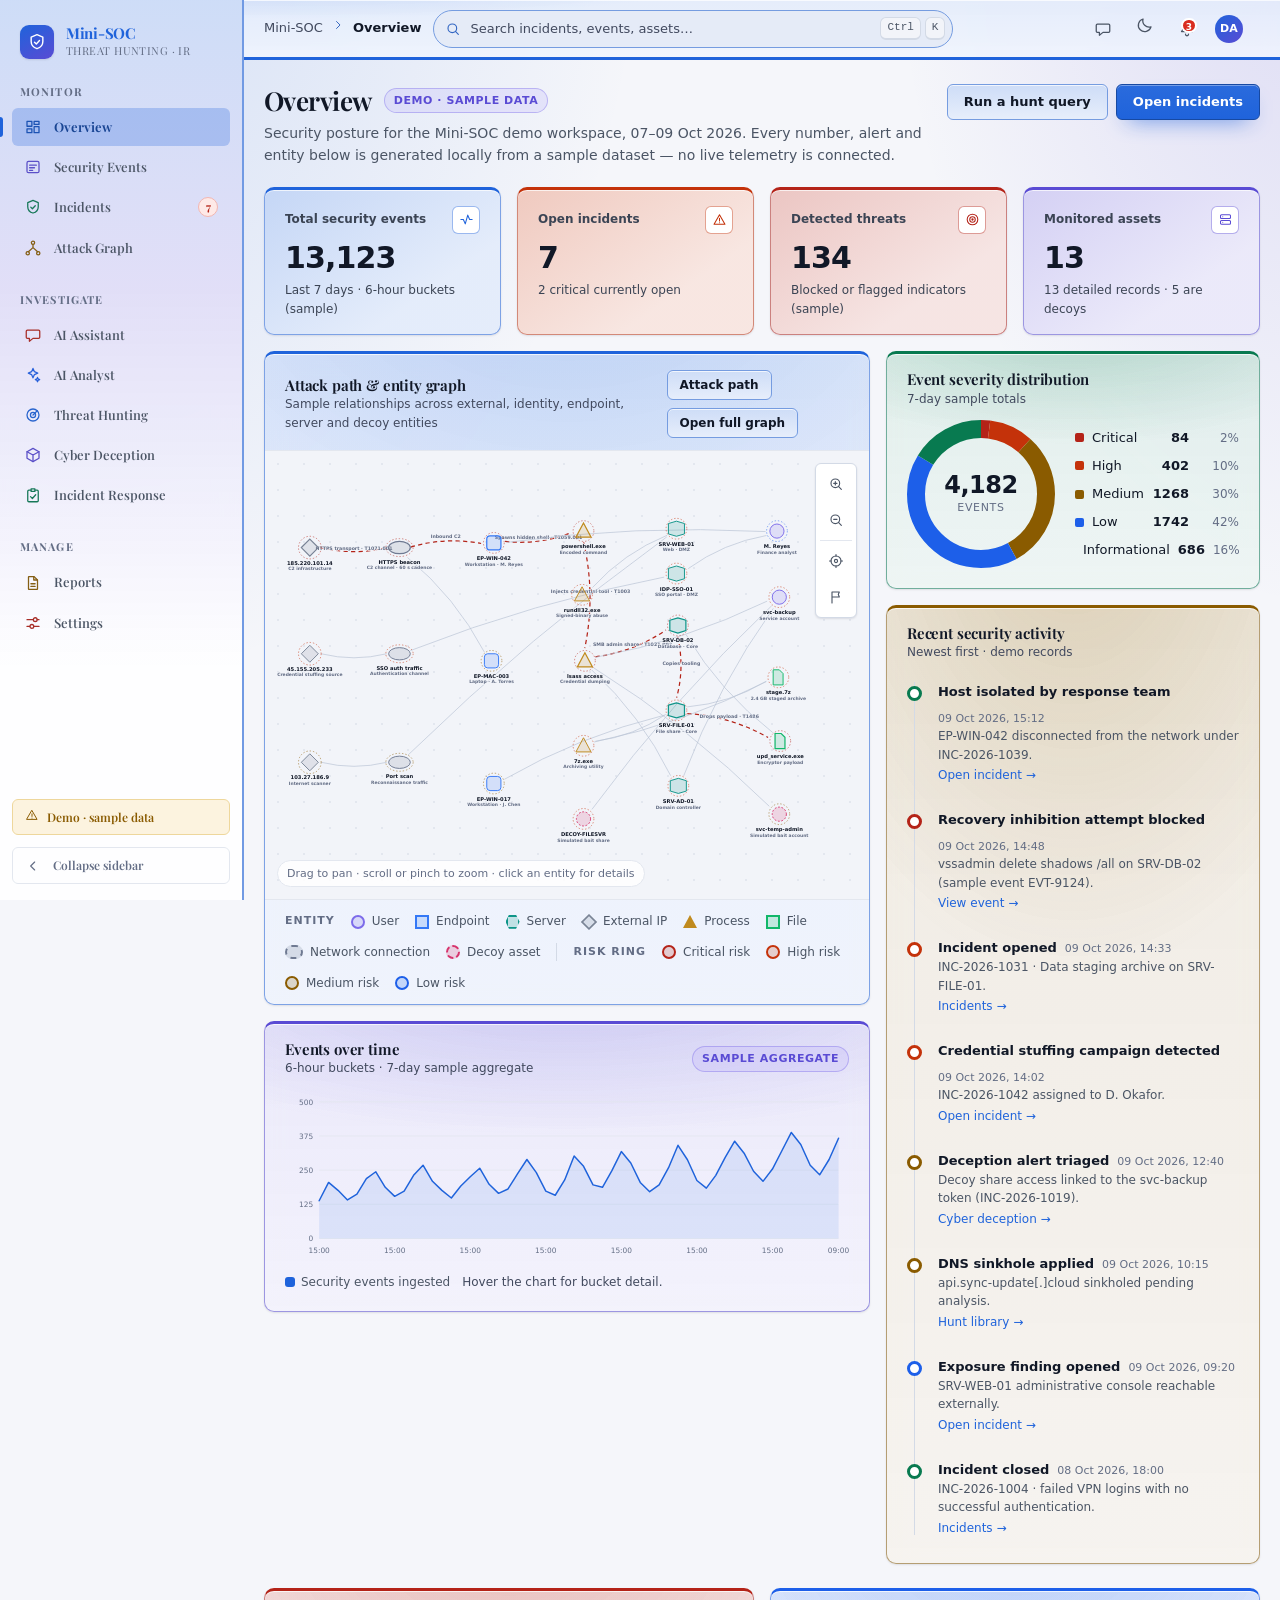
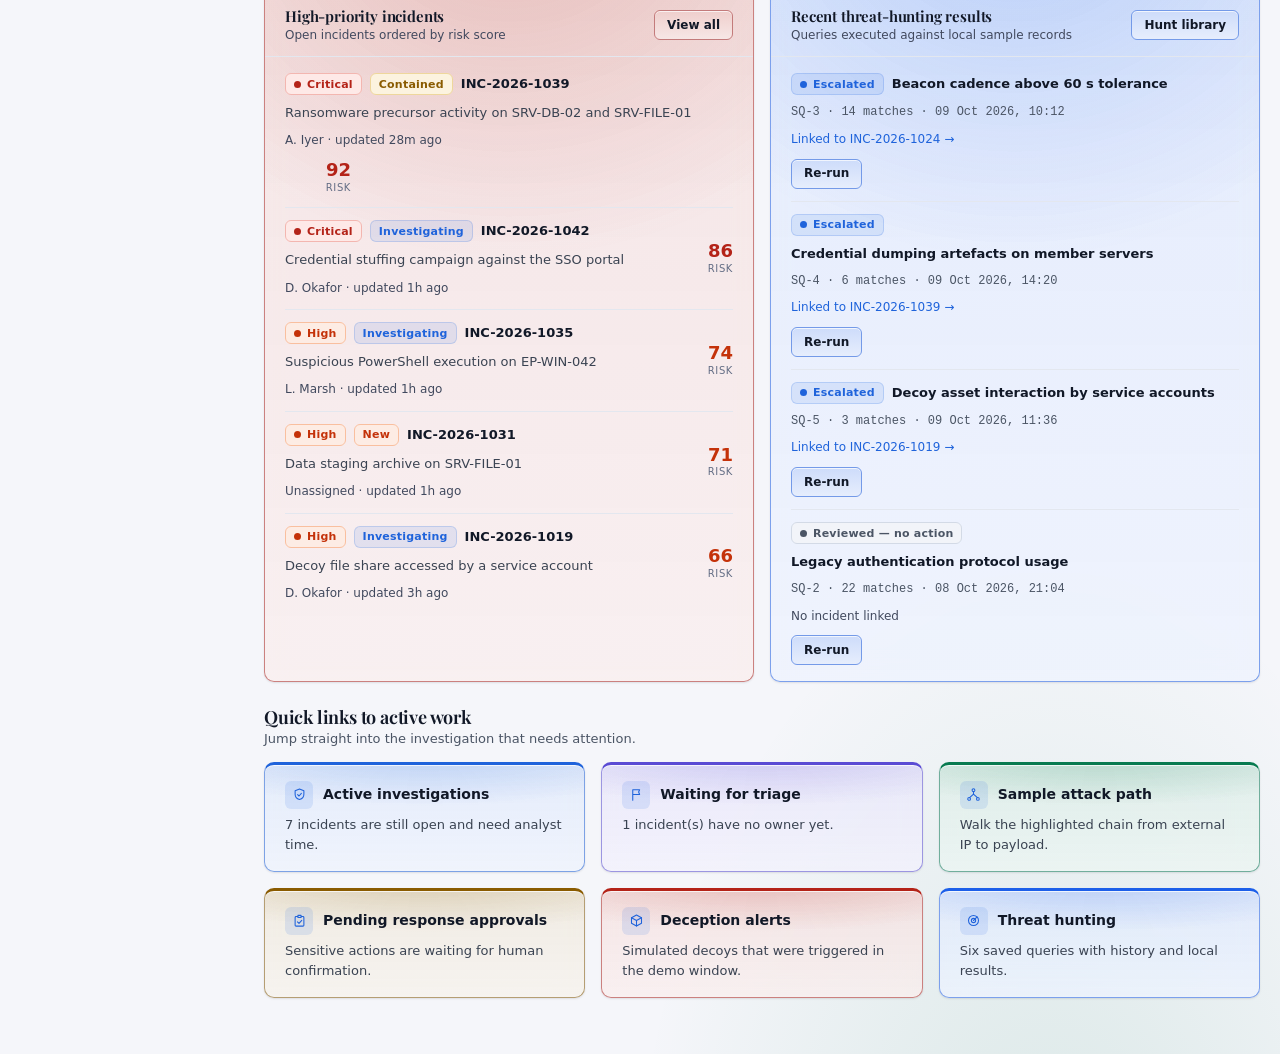
<file: index.html>
<!DOCTYPE html>
<html lang="en" dir="ltr">
<head>
<meta charset="utf-8">
<meta name="viewport" content="width=device-width, initial-scale=1">
<meta name="description" content="Mini-SOC overview dashboard — demo security posture, sample data only.">
<meta name="color-scheme" content="light dark">
<title>Overview — Mini-SOC</title>
<link rel="icon" href="data:image/svg+xml,%3Csvg xmlns='http://www.w3.org/2000/svg' viewBox='0 0 24 24' fill='none' stroke='%233478F6' stroke-width='1.8' stroke-linecap='round' stroke-linejoin='round'%3E%3Cpath d='M12 3.2l7 2.9v5.4c0 4.2-2.9 7.3-7 8.5-4.1-1.2-7-4.3-7-8.5V6.1z'/%3E%3Cpath d='M9 12.2l2.2 2.2 3.8-4.1'/%3E%3C/svg%3E">
<script>
/* Apply the stored theme before first paint to avoid a flash. */
(function () {
  try {
    var theme = localStorage.getItem("soc.theme");
    if (theme !== "dark" && theme !== "light") {
      theme = window.matchMedia && window.matchMedia("(prefers-color-scheme: dark)").matches ? "dark" : "light";
    }
    document.documentElement.setAttribute("data-theme", theme);
    var motion = localStorage.getItem("soc.motion");
    if (motion === "reduced") document.documentElement.setAttribute("data-motion", "reduced");
  } catch (e) {}
})();
</script>
<link rel="stylesheet" href="css/tokens.css">
<link rel="stylesheet" href="css/base.css">
<link rel="stylesheet" href="css/layout.css">
<link rel="stylesheet" href="css/components.css">
<link rel="stylesheet" href="css/pages.css">
<link rel="stylesheet" href="css/responsive.css">
<link rel="stylesheet" href="css/chat.css">
</head>
<body data-page="overview" data-root=".">
<a class="skip-link" href="#main-content">Skip to main content</a>

<div id="app-shell"></div>

<main id="main-content" class="page" tabindex="-1">
  <div class="page-inner">

    <header class="page-head">
      <div>
        <div class="row row-wrap" style="gap:12px">
          <h1 class="page-title">Overview</h1>
          <span class="demo-flag">Demo · sample data</span>
        </div>
        <p class="page-desc">
          Security posture for the Mini-SOC demo workspace, 07–09 Oct 2026. Every number,
          alert and entity below is generated locally from a sample dataset — no live telemetry
          is connected.
        </p>
      </div>
      <div class="page-actions">
        <a class="btn" href="pages/threat-hunting.html">Run a hunt query</a>
        <a class="btn btn-primary" href="pages/incidents.html">Open incidents</a>
      </div>
    </header>

    <section class="kpi-row" id="kpi-row" aria-label="Key security metrics"></section>

    <div class="overview-main">
      <div class="stack-4">
        <!-- Signature component: interactive entity graph -->
        <section class="card graph-panel" aria-labelledby="ov-graph-title">
          <div class="card-head">
            <div>
              <h2 class="card-title" id="ov-graph-title">Attack path &amp; entity graph</h2>
              <div class="card-sub">
                Sample relationships across external, identity, endpoint, server and decoy entities
              </div>
            </div>
            <div class="card-actions">
              <button class="btn btn-sm" type="button" id="ov-graph-path" aria-pressed="true">Attack path</button>
              <a class="btn btn-sm" href="pages/attack-graph.html">Open full graph</a>
            </div>
          </div>
          <div id="overview-graph"></div>
          <div id="overview-graph-legend"></div>
          <div class="card-body tight" id="overview-graph-detail" hidden></div>
        </section>

        <section class="card" aria-labelledby="ov-series-title">
          <div class="card-head">
            <div>
              <h2 class="card-title" id="ov-series-title">Events over time</h2>
              <div class="card-sub">6-hour buckets · 7-day sample aggregate</div>
            </div>
            <div class="card-actions"><span class="demo-flag">Sample aggregate</span></div>
          </div>
          <div class="card-body">
            <div class="chart-box" id="chart-events"></div>
            <div class="chart-legend">
              <span class="lg"><span class="swatch" style="--sw:var(--accent)"></span>Security events ingested</span>
              <span class="subtle">Hover the chart for bucket detail.</span>
            </div>
          </div>
        </section>
      </div>

      <div class="stack-4">
        <section class="card" aria-labelledby="ov-sev-title">
          <div class="card-head">
            <div>
              <h2 class="card-title" id="ov-sev-title">Event severity distribution</h2>
              <div class="card-sub">7-day sample totals</div>
            </div>
          </div>
          <div class="card-body">
            <div id="chart-severity"></div>
          </div>
        </section>

        <section class="card" aria-labelledby="ov-activity-title">
          <div class="card-head">
            <div>
              <h2 class="card-title" id="ov-activity-title">Recent security activity</h2>
              <div class="card-sub">Newest first · demo records</div>
            </div>
          </div>
          <div class="card-body">
            <ol class="timeline" id="activity-timeline"></ol>
          </div>
        </section>
      </div>
    </div>

    <div class="grid grid-2 section">
      <section class="card" aria-labelledby="ov-hipri-title">
        <div class="card-head bordered">
          <div>
            <h2 class="card-title" id="ov-hipri-title">High-priority incidents</h2>
            <div class="card-sub">Open incidents ordered by risk score</div>
          </div>
          <a class="btn btn-sm" href="pages/incidents.html">View all</a>
        </div>
        <div class="card-body flush" id="priority-incidents"></div>
      </section>

      <section class="card" aria-labelledby="ov-hunt-title">
        <div class="card-head bordered">
          <div>
            <h2 class="card-title" id="ov-hunt-title">Recent threat-hunting results</h2>
            <div class="card-sub">Queries executed against local sample records</div>
          </div>
          <a class="btn btn-sm" href="pages/threat-hunting.html">Hunt library</a>
        </div>
        <div class="card-body flush" id="hunting-results"></div>
      </section>
    </div>

    <section class="section" aria-labelledby="ov-quick-title">
      <div class="section-head">
        <div>
          <h2 class="section-title" id="ov-quick-title">Quick links to active work</h2>
          <p class="section-sub">Jump straight into the investigation that needs attention.</p>
        </div>
      </div>
      <div class="grid grid-3" id="quick-links"></div>
    </section>

  </div>
</main>

<div id="overlay-root"></div>

<script src="js/utils.js"></script>
<script src="js/theme.js"></script>
<script src="js/demo-data.js"></script>
<script src="js/demo-scenarios.js"></script>
<script src="js/services.js"></script>
<script src="js/components.js"></script>
<script src="js/charts.js"></script>
<script src="js/network-graph.js"></script>
<script src="js/navigation.js"></script>
<script src="js/chat-service.js"></script>
<script src="js/chat-ui.js"></script>
<script src="js/pages/overview.js"></script>
<script src="js/app.js"></script>
</body>
</html>
</file>
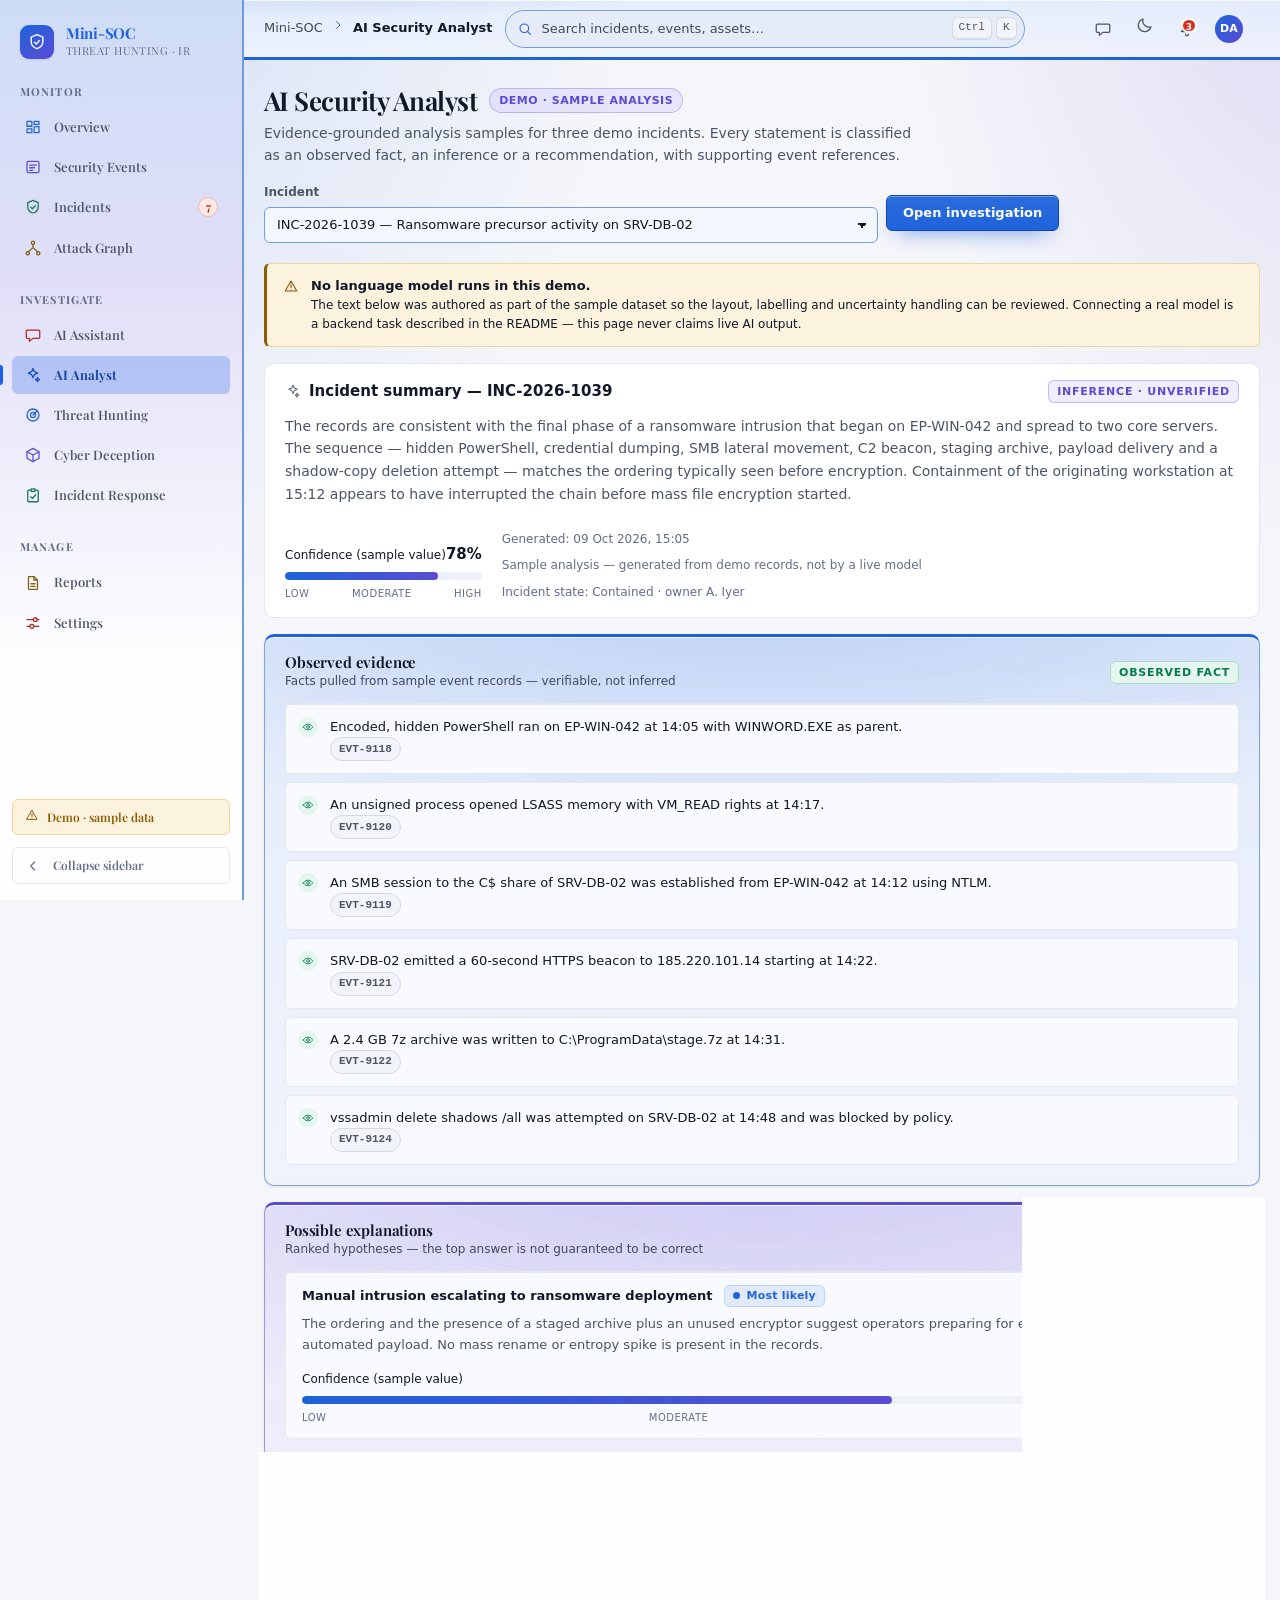
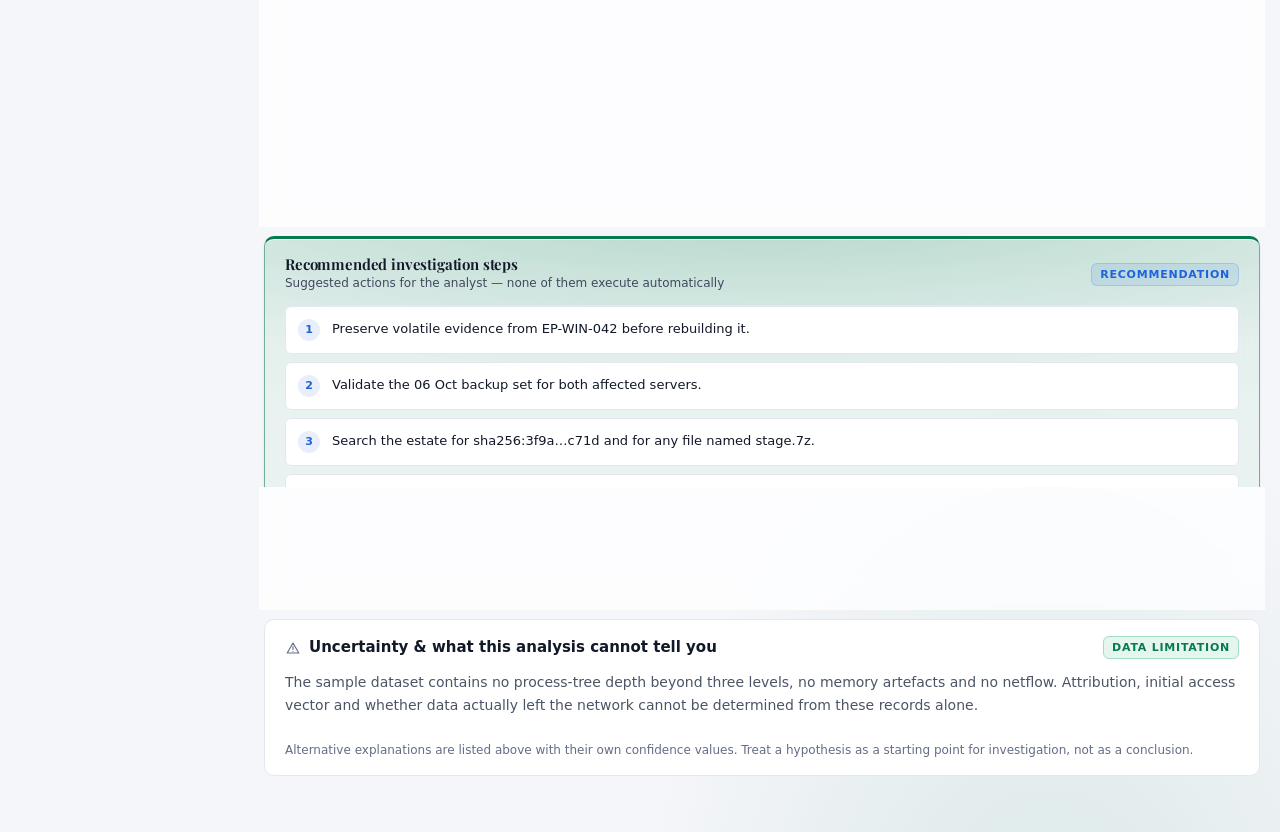
<file: pages/ai-analyst.html>
<!DOCTYPE html>
<html lang="en" dir="ltr">
<head>
<meta charset="utf-8">
<meta name="viewport" content="width=device-width, initial-scale=1">
<meta name="description" content="Mini-SOC AI Security Analyst — evidence-grounded sample analysis with explicit uncertainty.">
<meta name="color-scheme" content="light dark">
<title>AI Security Analyst — Mini-SOC</title>
<link rel="icon" href="data:image/svg+xml,%3Csvg xmlns='http://www.w3.org/2000/svg' viewBox='0 0 24 24' fill='none' stroke='%233478F6' stroke-width='1.8' stroke-linecap='round' stroke-linejoin='round'%3E%3Cpath d='M12 3.2l7 2.9v5.4c0 4.2-2.9 7.3-7 8.5-4.1-1.2-7-4.3-7-8.5V6.1z'/%3E%3Cpath d='M9 12.2l2.2 2.2 3.8-4.1'/%3E%3C/svg%3E">
<script>
(function () {
  try {
    var theme = localStorage.getItem("soc.theme");
    if (theme !== "dark" && theme !== "light") {
      theme = window.matchMedia && window.matchMedia("(prefers-color-scheme: dark)").matches ? "dark" : "light";
    }
    document.documentElement.setAttribute("data-theme", theme);
    var motion = localStorage.getItem("soc.motion");
    if (motion === "reduced") document.documentElement.setAttribute("data-motion", "reduced");
  } catch (e) {}
})();
</script>
<link rel="stylesheet" href="../css/tokens.css">
<link rel="stylesheet" href="../css/base.css">
<link rel="stylesheet" href="../css/layout.css">
<link rel="stylesheet" href="../css/components.css">
<link rel="stylesheet" href="../css/pages.css">
<link rel="stylesheet" href="../css/responsive.css">
<link rel="stylesheet" href="../css/chat.css">
</head>
<body data-page="ai-analyst" data-root="..">
<a class="skip-link" href="#main-content">Skip to main content</a>

<div id="app-shell"></div>

<main id="main-content" class="page" tabindex="-1">
  <div class="page-inner">

    <header class="page-head">
      <div>
        <div class="row row-wrap" style="gap:12px">
          <h1 class="page-title">AI Security Analyst</h1>
          <span class="demo-flag">Demo · sample analysis</span>
        </div>
        <p class="page-desc">
          Evidence-grounded analysis samples for three demo incidents. Every statement is classified
          as an observed fact, an inference or a recommendation, with supporting event references.
        </p>
      </div>
      <div class="page-actions">
        <label class="field" style="margin:0">
          <span class="field-label">Incident</span>
          <select class="select" id="ai-incident" aria-label="Choose incident"></select>
        </label>
        <a class="btn btn-primary" id="ai-open-incident" href="investigation.html?id=INC-2026-1039">Open investigation</a>
      </div>
    </header>

    <div class="note note-warn" style="margin-bottom:16px">
      <span id="ai-note-ico"></span>
      <div>
        <b>No language model runs in this demo.</b>
        <div class="xsmall">
          The text below was authored as part of the sample dataset so the layout, labelling and
          uncertainty handling can be reviewed. Connecting a real model is a backend task described
          in the README — this page never claims live AI output.
        </div>
      </div>
    </div>

    <div id="ai-root" class="stack-4"></div>

  </div>
</main>

<div id="overlay-root"></div>

<script src="../js/utils.js"></script>
<script src="../js/theme.js"></script>
<script src="../js/demo-data.js"></script>
<script src="../js/demo-scenarios.js"></script>
<script src="../js/services.js"></script>
<script src="../js/components.js"></script>
<script src="../js/charts.js"></script>
<script src="../js/network-graph.js"></script>
<script src="../js/navigation.js"></script>
<script src="../js/chat-service.js"></script>
<script src="../js/chat-ui.js"></script>
<script src="../js/pages/ai-analyst.js"></script>
<script src="../js/app.js"></script>
</body>
</html>
</file>
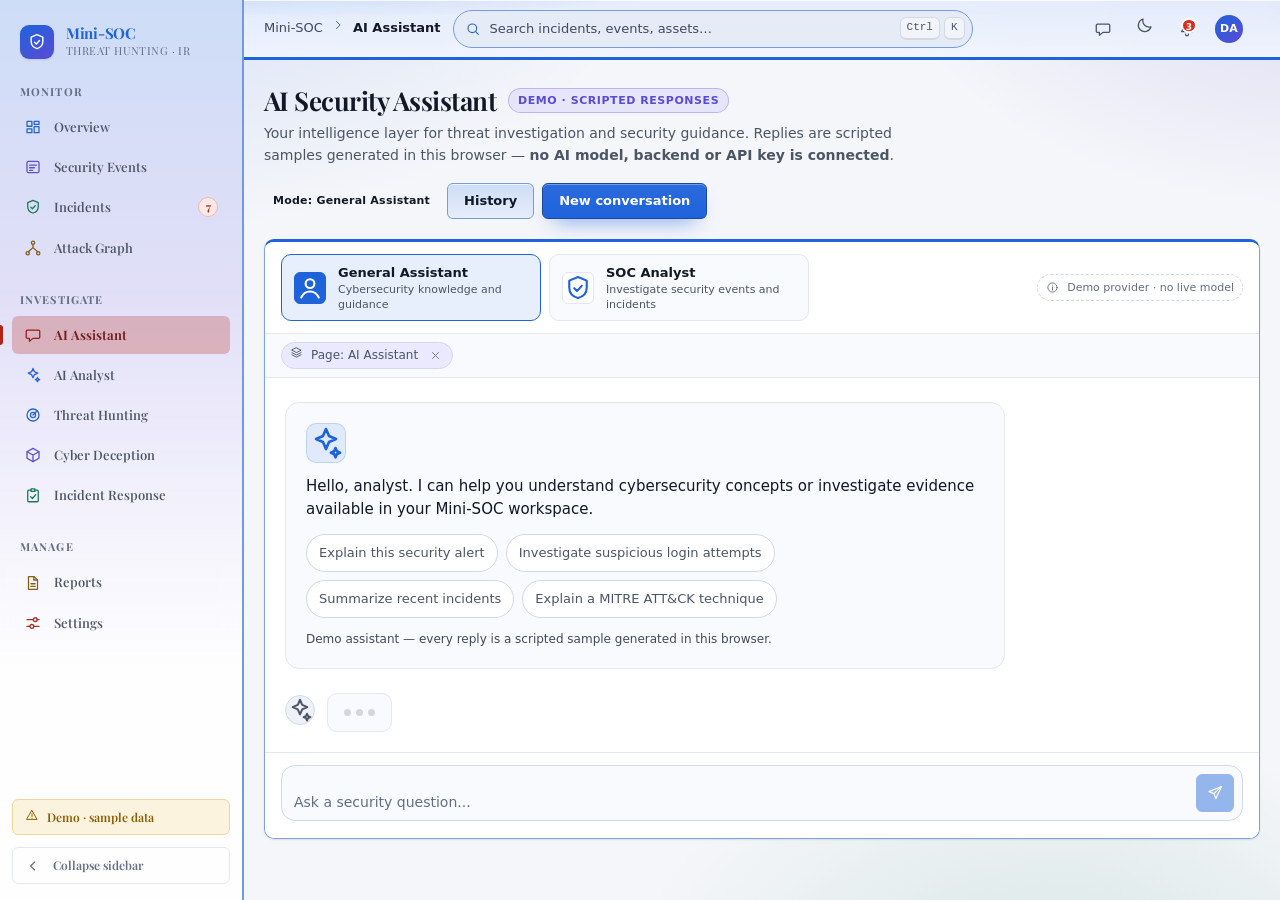
<file: pages/ai-assistant.html>
<!DOCTYPE html>
<html lang="en" dir="ltr">
<head>
<meta charset="utf-8">
<meta name="viewport" content="width=device-width, initial-scale=1">
<meta name="description" content="Mini-SOC AI Security Assistant — demo cybersecurity chat (scripted sample replies, no AI model connected).">
<meta name="color-scheme" content="light dark">
<title>AI Assistant — Mini-SOC</title>
<link rel="icon" href="data:image/svg+xml,%3Csvg xmlns='http://www.w3.org/2000/svg' viewBox='0 0 24 24' fill='none' stroke='%233478F6' stroke-width='1.8' stroke-linecap='round' stroke-linejoin='round'%3E%3Cpath d='M12 3.2l7 2.9v5.4c0 4.2-2.9 7.3-7 8.5-4.1-1.2-7-4.3-7-8.5V6.1z'/%3E%3Cpath d='M9 12.2l2.2 2.2 3.8-4.1'/%3E%3C/svg%3E">
<script>
(function () {
  try {
    var theme = localStorage.getItem("soc.theme");
    if (theme !== "dark" && theme !== "light") {
      theme = window.matchMedia && window.matchMedia("(prefers-color-scheme: dark)").matches ? "dark" : "light";
    }
    document.documentElement.setAttribute("data-theme", theme);
    var motion = localStorage.getItem("soc.motion");
    if (motion === "reduced") document.documentElement.setAttribute("data-motion", "reduced");
  } catch (e) {}
})();
</script>
<link rel="stylesheet" href="../css/tokens.css">
<link rel="stylesheet" href="../css/base.css">
<link rel="stylesheet" href="../css/layout.css">
<link rel="stylesheet" href="../css/components.css">
<link rel="stylesheet" href="../css/pages.css">
<link rel="stylesheet" href="../css/responsive.css">
<link rel="stylesheet" href="../css/chat.css">
</head>
<body data-page="ai-assistant" data-root="..">
<a class="skip-link" href="#main-content">Skip to main content</a>

<div id="app-shell"></div>

<main id="main-content" class="page" tabindex="-1">
  <div class="page-inner">

    <header class="page-head">
      <div>
        <div class="row row-wrap" style="gap:12px">
          <h1 class="page-title">AI Security Assistant</h1>
          <span class="demo-flag">Demo · scripted responses</span>
        </div>
        <p class="page-desc">
          Your intelligence layer for threat investigation and security guidance.
          Replies are scripted samples generated in this browser — <b>no AI model,
          backend or API key is connected</b>.
        </p>
      </div>
      <div class="page-actions">
        <span class="badge" id="aa-mode-chip" aria-live="polite">Mode: General Assistant</span>
        <span class="popover-host">
          <button class="btn" type="button" id="aa-history-btn" aria-haspopup="true" aria-expanded="false">
            History
          </button>
        </span>
        <button class="btn btn-primary" type="button" id="aa-new-btn">New conversation</button>
      </div>
    </header>

    <section class="card chat-panel" aria-label="Chat with the AI Security Assistant">
      <div id="aa-chat-mount"></div>
    </section>

  </div>
</main>

<div id="overlay-root"></div>

<script src="../js/utils.js"></script>
<script src="../js/theme.js"></script>
<script src="../js/demo-data.js"></script>
<script src="../js/demo-scenarios.js"></script>
<script src="../js/services.js"></script>
<script src="../js/components.js"></script>
<script src="../js/charts.js"></script>
<script src="../js/network-graph.js"></script>
<script src="../js/navigation.js"></script>
<script src="../js/chat-service.js"></script>
<script src="../js/chat-ui.js"></script>
<script src="../js/pages/ai-assistant.js"></script>
<script src="../js/app.js"></script>
</body>
</html>
</file>
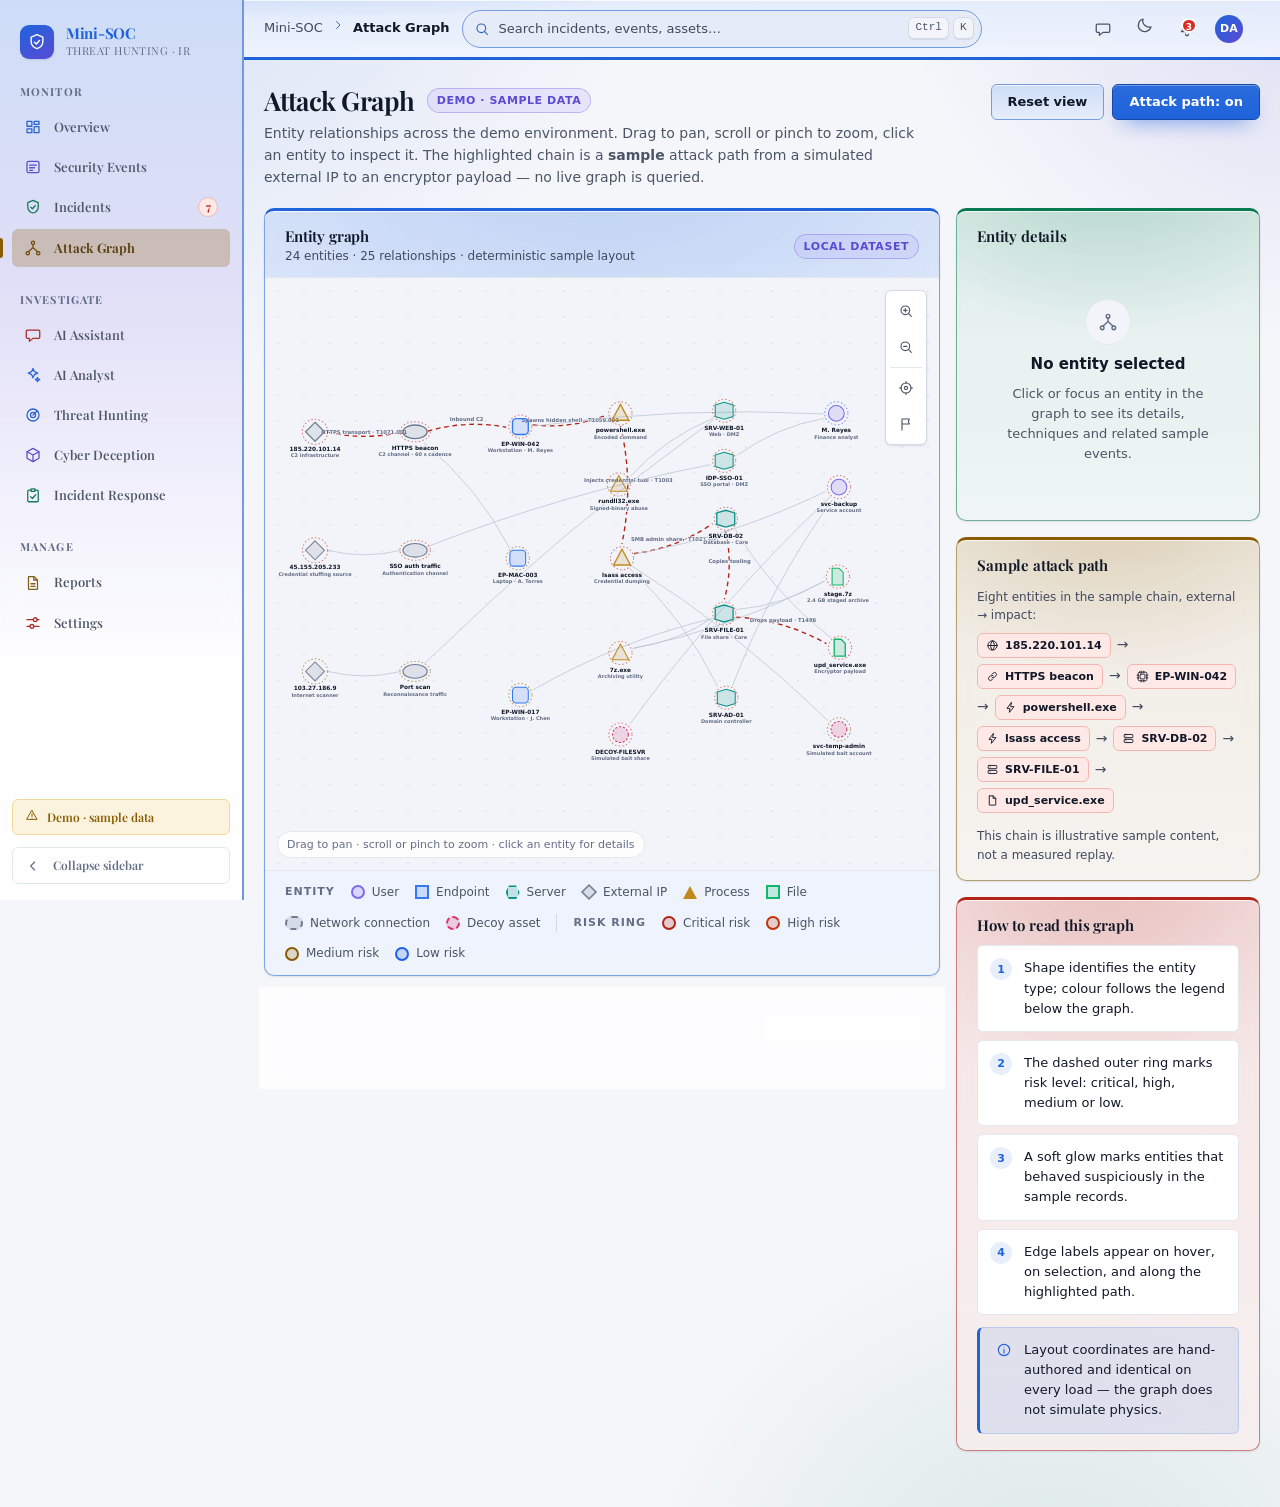
<file: pages/attack-graph.html>
<!DOCTYPE html>
<html lang="en" dir="ltr">
<head>
<meta charset="utf-8">
<meta name="viewport" content="width=device-width, initial-scale=1">
<meta name="description" content="Mini-SOC attack graph — explore entities, relationships and the sample attack path.">
<meta name="color-scheme" content="light dark">
<title>Attack Graph — Mini-SOC</title>
<link rel="icon" href="data:image/svg+xml,%3Csvg xmlns='http://www.w3.org/2000/svg' viewBox='0 0 24 24' fill='none' stroke='%233478F6' stroke-width='1.8' stroke-linecap='round' stroke-linejoin='round'%3E%3Cpath d='M12 3.2l7 2.9v5.4c0 4.2-2.9 7.3-7 8.5-4.1-1.2-7-4.3-7-8.5V6.1z'/%3E%3Cpath d='M9 12.2l2.2 2.2 3.8-4.1'/%3E%3C/svg%3E">
<script>
(function () {
  try {
    var theme = localStorage.getItem("soc.theme");
    if (theme !== "dark" && theme !== "light") {
      theme = window.matchMedia && window.matchMedia("(prefers-color-scheme: dark)").matches ? "dark" : "light";
    }
    document.documentElement.setAttribute("data-theme", theme);
    var motion = localStorage.getItem("soc.motion");
    if (motion === "reduced") document.documentElement.setAttribute("data-motion", "reduced");
  } catch (e) {}
})();
</script>
<link rel="stylesheet" href="../css/tokens.css">
<link rel="stylesheet" href="../css/base.css">
<link rel="stylesheet" href="../css/layout.css">
<link rel="stylesheet" href="../css/components.css">
<link rel="stylesheet" href="../css/pages.css">
<link rel="stylesheet" href="../css/responsive.css">
<link rel="stylesheet" href="../css/chat.css">
</head>
<body data-page="attack-graph" data-root="..">
<a class="skip-link" href="#main-content">Skip to main content</a>

<div id="app-shell"></div>

<main id="main-content" class="page" tabindex="-1">
  <div class="page-inner">

    <header class="page-head">
      <div>
        <div class="row row-wrap" style="gap:12px">
          <h1 class="page-title">Attack Graph</h1>
          <span class="demo-flag">Demo · sample data</span>
        </div>
        <p class="page-desc">
          Entity relationships across the demo environment. Drag to pan, scroll or pinch to zoom,
          click an entity to inspect it. The highlighted chain is a <b>sample</b> attack path from a
          simulated external IP to an encryptor payload — no live graph is queried.
        </p>
      </div>
      <div class="page-actions">
        <button class="btn" type="button" id="ag-reset">Reset view</button>
        <button class="btn btn-primary" type="button" id="ag-path" aria-pressed="true">Attack path: on</button>
      </div>
    </header>

    <div class="graph-workspace">
      <div class="stack-4">
        <section class="card graph-panel" aria-labelledby="ag-title">
          <div class="card-head">
            <div>
              <h2 class="card-title" id="ag-title">Entity graph</h2>
              <div class="card-sub" id="ag-sub">Sample relationships · deterministic layout</div>
            </div>
            <div class="card-actions"><span class="demo-flag">Local dataset</span></div>
          </div>
          <div id="attack-graph"></div>
          <div id="ag-legend"></div>
        </section>

        <section class="card" aria-labelledby="ag-events-title">
          <div class="card-head bordered">
            <div>
              <h2 class="card-title" id="ag-events-title">Related sample events</h2>
              <div class="card-sub" id="ag-events-sub">Select an entity to list its events</div>
            </div>
            <a class="btn btn-sm" href="events.html">Open event stream</a>
          </div>
          <div class="card-body" id="ag-events"></div>
        </section>
      </div>

      <aside class="graph-side" aria-label="Graph details">
        <section class="card card-pad" aria-labelledby="ag-detail-title">
          <h2 class="card-title" id="ag-detail-title">Entity details</h2>
          <div id="ag-detail" style="margin-top:12px"></div>
        </section>

        <section class="card card-pad" aria-labelledby="ag-path-title">
          <h2 class="card-title" id="ag-path-title">Sample attack path</h2>
          <div class="path-summary" id="ag-path-summary" style="margin-top:12px"></div>
        </section>

        <section class="card card-pad" aria-labelledby="ag-help-title">
          <h2 class="card-title" id="ag-help-title">How to read this graph</h2>
          <ul class="steps-list" style="margin-top:10px">
            <li><span>Shape identifies the entity type; colour follows the legend below the graph.</span></li>
            <li><span>The dashed outer ring marks risk level: critical, high, medium or low.</span></li>
            <li><span>A soft glow marks entities that behaved suspiciously in the sample records.</span></li>
            <li><span>Edge labels appear on hover, on selection, and along the highlighted path.</span></li>
          </ul>
          <div class="note note-info" style="margin-top:12px">
            <span id="ag-help-ico"></span>
            <div>Layout coordinates are hand-authored and identical on every load — the graph does not simulate physics.</div>
          </div>
        </section>
      </aside>
    </div>

  </div>
</main>

<div id="overlay-root"></div>

<script src="../js/utils.js"></script>
<script src="../js/theme.js"></script>
<script src="../js/demo-data.js"></script>
<script src="../js/demo-scenarios.js"></script>
<script src="../js/services.js"></script>
<script src="../js/components.js"></script>
<script src="../js/charts.js"></script>
<script src="../js/network-graph.js"></script>
<script src="../js/navigation.js"></script>
<script src="../js/chat-service.js"></script>
<script src="../js/chat-ui.js"></script>
<script src="../js/pages/attack-graph.js"></script>
<script src="../js/app.js"></script>
</body>
</html>
</file>
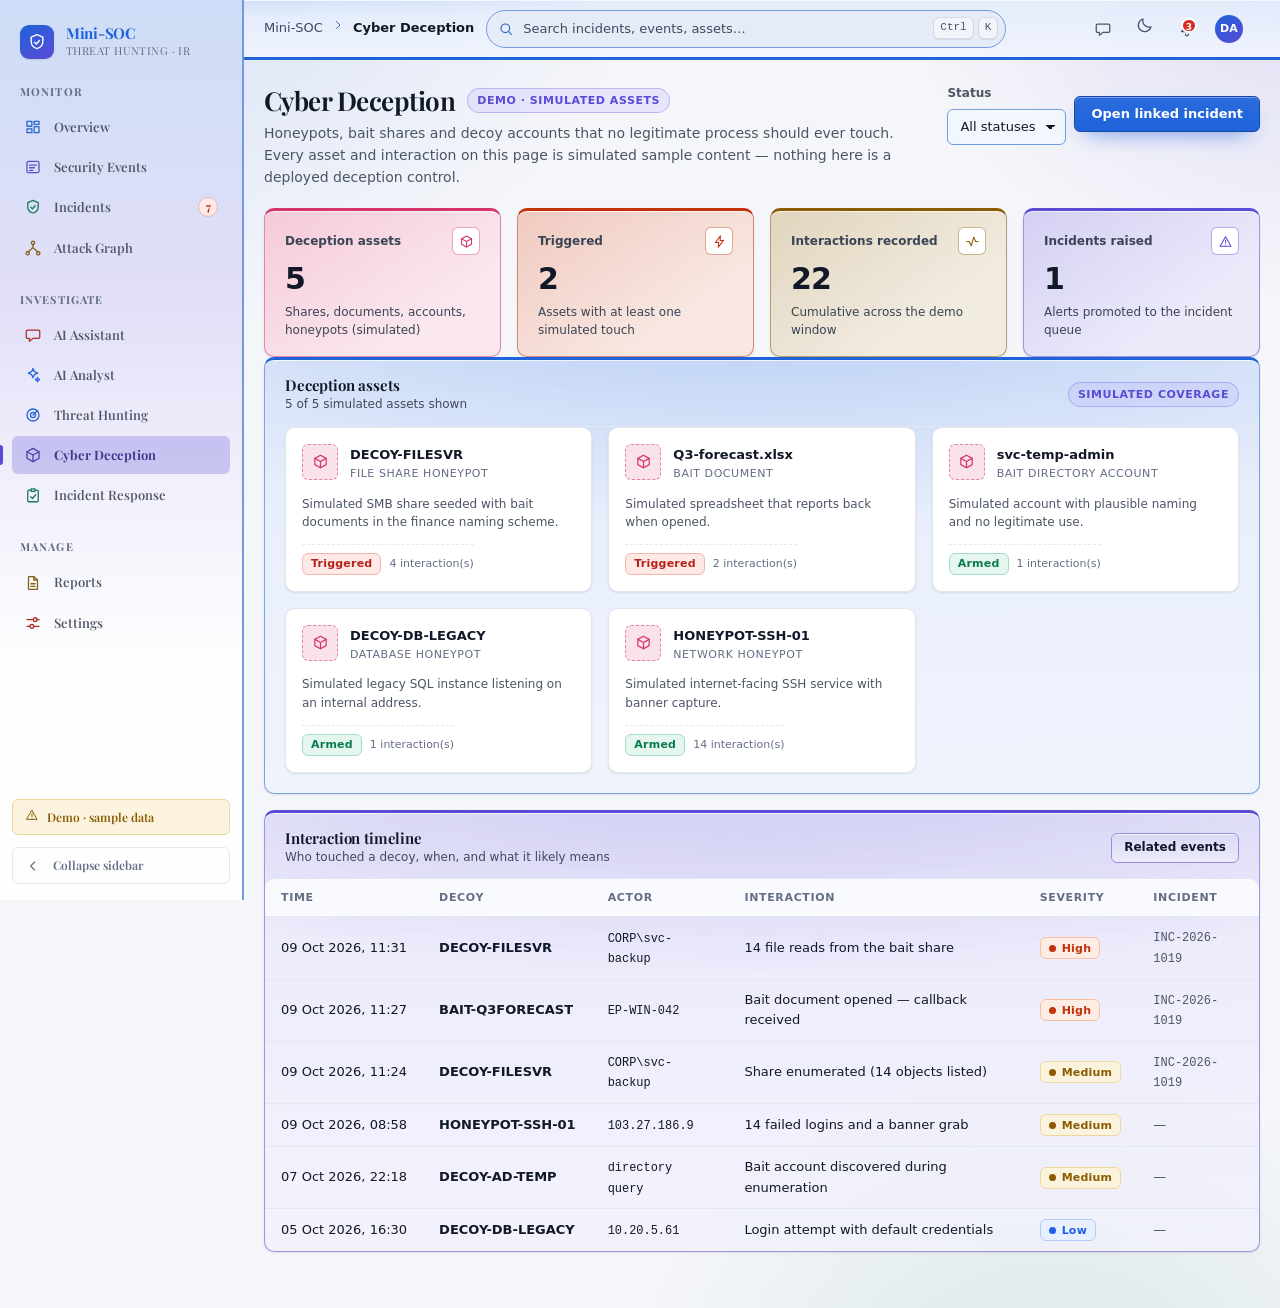
<file: pages/deception.html>
<!DOCTYPE html>
<html lang="en" dir="ltr">
<head>
<meta charset="utf-8">
<meta name="viewport" content="width=device-width, initial-scale=1">
<meta name="description" content="Mini-SOC cyber deception — simulated honeypots, decoys and triggered alerts.">
<meta name="color-scheme" content="light dark">
<title>Cyber Deception — Mini-SOC</title>
<link rel="icon" href="data:image/svg+xml,%3Csvg xmlns='http://www.w3.org/2000/svg' viewBox='0 0 24 24' fill='none' stroke='%233478F6' stroke-width='1.8' stroke-linecap='round' stroke-linejoin='round'%3E%3Cpath d='M12 3.2l7 2.9v5.4c0 4.2-2.9 7.3-7 8.5-4.1-1.2-7-4.3-7-8.5V6.1z'/%3E%3Cpath d='M9 12.2l2.2 2.2 3.8-4.1'/%3E%3C/svg%3E">
<script>
(function () {
  try {
    var theme = localStorage.getItem("soc.theme");
    if (theme !== "dark" && theme !== "light") {
      theme = window.matchMedia && window.matchMedia("(prefers-color-scheme: dark)").matches ? "dark" : "light";
    }
    document.documentElement.setAttribute("data-theme", theme);
    var motion = localStorage.getItem("soc.motion");
    if (motion === "reduced") document.documentElement.setAttribute("data-motion", "reduced");
  } catch (e) {}
})();
</script>
<link rel="stylesheet" href="../css/tokens.css">
<link rel="stylesheet" href="../css/base.css">
<link rel="stylesheet" href="../css/layout.css">
<link rel="stylesheet" href="../css/components.css">
<link rel="stylesheet" href="../css/pages.css">
<link rel="stylesheet" href="../css/responsive.css">
<link rel="stylesheet" href="../css/chat.css">
</head>
<body data-page="deception" data-root="..">
<a class="skip-link" href="#main-content">Skip to main content</a>

<div id="app-shell"></div>

<main id="main-content" class="page" tabindex="-1">
  <div class="page-inner">

    <header class="page-head">
      <div>
        <div class="row row-wrap" style="gap:12px">
          <h1 class="page-title">Cyber Deception</h1>
          <span class="demo-flag">Demo · simulated assets</span>
        </div>
        <p class="page-desc">
          Honeypots, bait shares and decoy accounts that no legitimate process should ever touch.
          Every asset and interaction on this page is simulated sample content — nothing here is a
          deployed deception control.
        </p>
      </div>
      <div class="page-actions">
        <label class="field" style="margin:0">
          <span class="field-label">Status</span>
          <select class="select" id="dc-status">
            <option value="all">All statuses</option>
            <option value="Triggered">Triggered</option>
            <option value="Armed">Armed</option>
          </select>
        </label>
        <a class="btn btn-primary" href="investigation.html?id=INC-2026-1019">Open linked incident</a>
      </div>
    </header>

    <section class="kpi-row" id="dc-kpis" aria-label="Deception metrics"></section>

    <section class="card" aria-labelledby="dc-assets-title" style="margin-bottom:16px">
      <div class="card-head bordered">
        <div>
          <h2 class="card-title" id="dc-assets-title">Deception assets</h2>
          <div class="card-sub" id="dc-assets-sub">Select an asset for its purpose and interaction history</div>
        </div>
        <span class="demo-flag">Simulated coverage</span>
      </div>
      <div class="card-body">
        <div class="decoy-grid" id="dc-grid"></div>
      </div>
    </section>

    <section class="card" aria-labelledby="dc-timeline-title">
      <div class="card-head bordered">
        <div>
          <h2 class="card-title" id="dc-timeline-title">Interaction timeline</h2>
          <div class="card-sub">Who touched a decoy, when, and what it likely means</div>
        </div>
        <a class="btn btn-sm" href="events.html?type=Deception">Related events</a>
      </div>
      <div class="table-wrap">
        <table class="table">
          <caption class="sr-only">Simulated deception interactions in chronological order</caption>
          <thead>
            <tr>
              <th scope="col">Time</th>
              <th scope="col">Decoy</th>
              <th scope="col">Actor</th>
              <th scope="col">Interaction</th>
              <th scope="col">Severity</th>
              <th scope="col">Incident</th>
            </tr>
          </thead>
          <tbody id="dc-timeline"></tbody>
        </table>
      </div>
    </section>

  </div>
</main>

<div id="overlay-root"></div>

<script src="../js/utils.js"></script>
<script src="../js/theme.js"></script>
<script src="../js/demo-data.js"></script>
<script src="../js/demo-scenarios.js"></script>
<script src="../js/services.js"></script>
<script src="../js/components.js"></script>
<script src="../js/charts.js"></script>
<script src="../js/network-graph.js"></script>
<script src="../js/navigation.js"></script>
<script src="../js/chat-service.js"></script>
<script src="../js/chat-ui.js"></script>
<script src="../js/pages/deception.js"></script>
<script src="../js/app.js"></script>
</body>
</html>
</file>
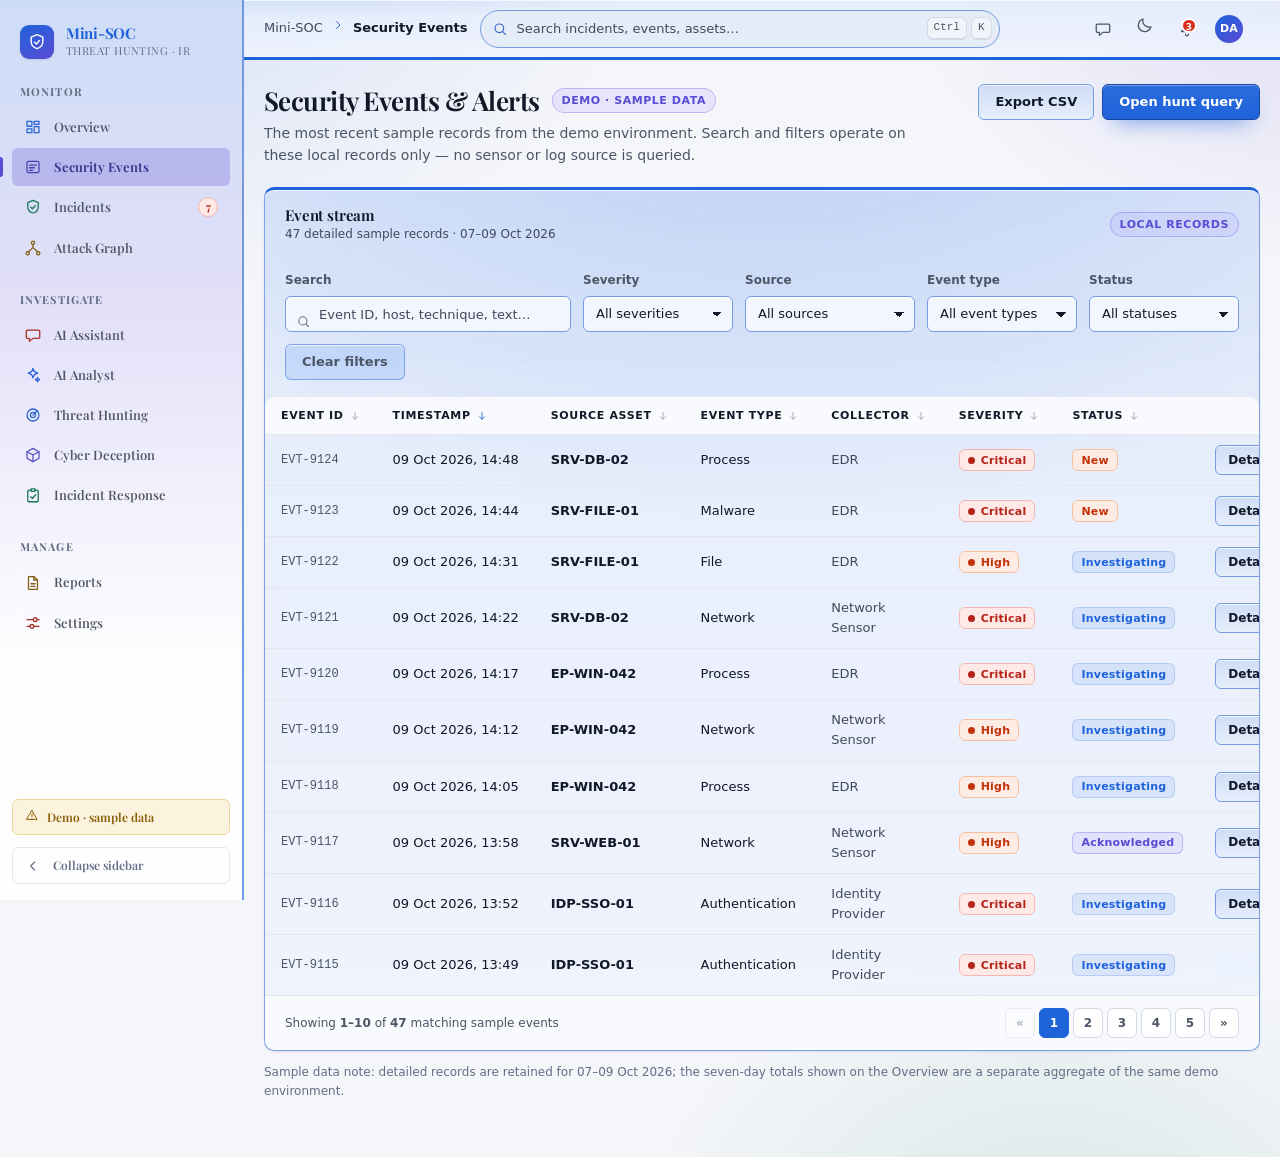
<file: pages/events.html>
<!DOCTYPE html>
<html lang="en" dir="ltr">
<head>
<meta charset="utf-8">
<meta name="viewport" content="width=device-width, initial-scale=1">
<meta name="description" content="Mini-SOC security events and alerts — searchable sample event stream.">
<meta name="color-scheme" content="light dark">
<title>Security Events — Mini-SOC</title>
<link rel="icon" href="data:image/svg+xml,%3Csvg xmlns='http://www.w3.org/2000/svg' viewBox='0 0 24 24' fill='none' stroke='%233478F6' stroke-width='1.8' stroke-linecap='round' stroke-linejoin='round'%3E%3Cpath d='M12 3.2l7 2.9v5.4c0 4.2-2.9 7.3-7 8.5-4.1-1.2-7-4.3-7-8.5V6.1z'/%3E%3Cpath d='M9 12.2l2.2 2.2 3.8-4.1'/%3E%3C/svg%3E">
<script>
(function () {
  try {
    var theme = localStorage.getItem("soc.theme");
    if (theme !== "dark" && theme !== "light") {
      theme = window.matchMedia && window.matchMedia("(prefers-color-scheme: dark)").matches ? "dark" : "light";
    }
    document.documentElement.setAttribute("data-theme", theme);
    var motion = localStorage.getItem("soc.motion");
    if (motion === "reduced") document.documentElement.setAttribute("data-motion", "reduced");
  } catch (e) {}
})();
</script>
<link rel="stylesheet" href="../css/tokens.css">
<link rel="stylesheet" href="../css/base.css">
<link rel="stylesheet" href="../css/layout.css">
<link rel="stylesheet" href="../css/components.css">
<link rel="stylesheet" href="../css/pages.css">
<link rel="stylesheet" href="../css/responsive.css">
<link rel="stylesheet" href="../css/chat.css">
</head>
<body data-page="events" data-root="..">
<a class="skip-link" href="#main-content">Skip to main content</a>

<div id="app-shell"></div>

<main id="main-content" class="page" tabindex="-1">
  <div class="page-inner">

    <header class="page-head">
      <div>
        <div class="row row-wrap" style="gap:12px">
          <h1 class="page-title">Security Events &amp; Alerts</h1>
          <span class="demo-flag">Demo · sample data</span>
        </div>
        <p class="page-desc">
          The most recent sample records from the demo environment. Search and filters operate on
          these local records only — no sensor or log source is queried.
        </p>
      </div>
      <div class="page-actions">
        <button class="btn" type="button" id="ev-export">Export CSV</button>
        <a class="btn btn-primary" href="threat-hunting.html">Open hunt query</a>
      </div>
    </header>

    <section class="card" aria-labelledby="ev-table-title">
      <div class="card-head">
        <div>
          <h2 class="card-title" id="ev-table-title">Event stream</h2>
          <div class="card-sub" id="ev-record-note">Loading sample records…</div>
        </div>
        <div class="card-actions"><span class="demo-flag">Local records</span></div>
      </div>

      <div class="table-toolbar">
        <div class="field grow">
          <label class="field-label" for="ev-search">Search</label>
          <div class="input-icon">
            <span id="ev-search-ico"></span>
            <input class="input" type="search" id="ev-search" placeholder="Event ID, host, technique, text…" autocomplete="off">
          </div>
        </div>
        <div class="field">
          <label class="field-label" for="ev-severity">Severity</label>
          <select class="select" id="ev-severity"></select>
        </div>
        <div class="field">
          <label class="field-label" for="ev-source">Source</label>
          <select class="select" id="ev-source"></select>
        </div>
        <div class="field">
          <label class="field-label" for="ev-type">Event type</label>
          <select class="select" id="ev-type"></select>
        </div>
        <div class="field">
          <label class="field-label" for="ev-status">Status</label>
          <select class="select" id="ev-status"></select>
        </div>
        <button class="btn btn-ghost" type="button" id="ev-clear">Clear filters</button>
      </div>

      <div class="table-wrap">
        <table class="table" id="ev-table">
          <caption class="sr-only">Sample security events with severity, source asset and status</caption>
          <thead id="ev-thead"></thead>
          <tbody id="ev-tbody"></tbody>
        </table>
      </div>

      <div class="table-foot">
        <div class="table-meta" id="ev-meta" aria-live="polite"></div>
        <div id="ev-pager"></div>
      </div>
    </section>

    <p class="xsmall subtle" style="margin-top:12px">
      Sample data note: detailed records are retained for 07–09 Oct 2026; the seven-day totals shown
      on the Overview are a separate aggregate of the same demo environment.
    </p>

  </div>
</main>

<div id="overlay-root"></div>

<script src="../js/utils.js"></script>
<script src="../js/theme.js"></script>
<script src="../js/demo-data.js"></script>
<script src="../js/demo-scenarios.js"></script>
<script src="../js/services.js"></script>
<script src="../js/components.js"></script>
<script src="../js/charts.js"></script>
<script src="../js/network-graph.js"></script>
<script src="../js/navigation.js"></script>
<script src="../js/chat-service.js"></script>
<script src="../js/chat-ui.js"></script>
<script src="../js/pages/events.js"></script>
<script src="../js/app.js"></script>
</body>
</html>
</file>
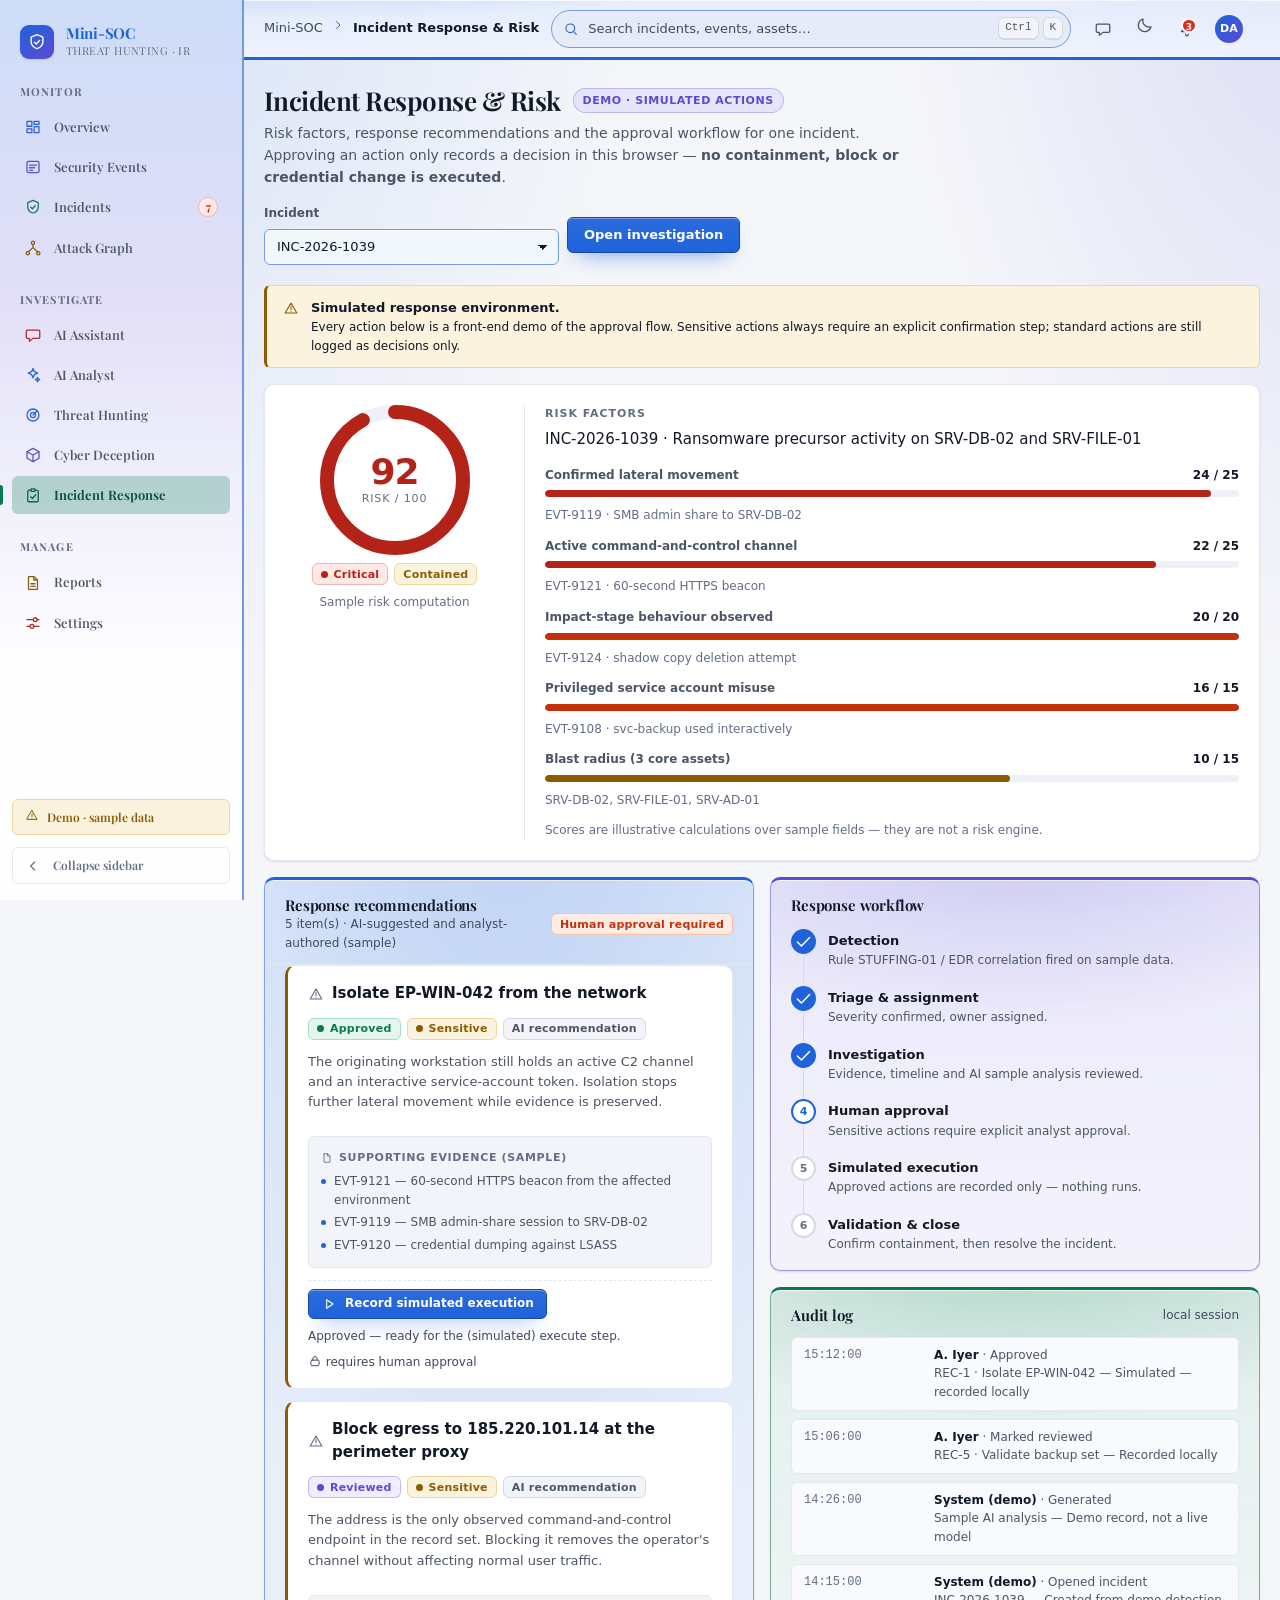
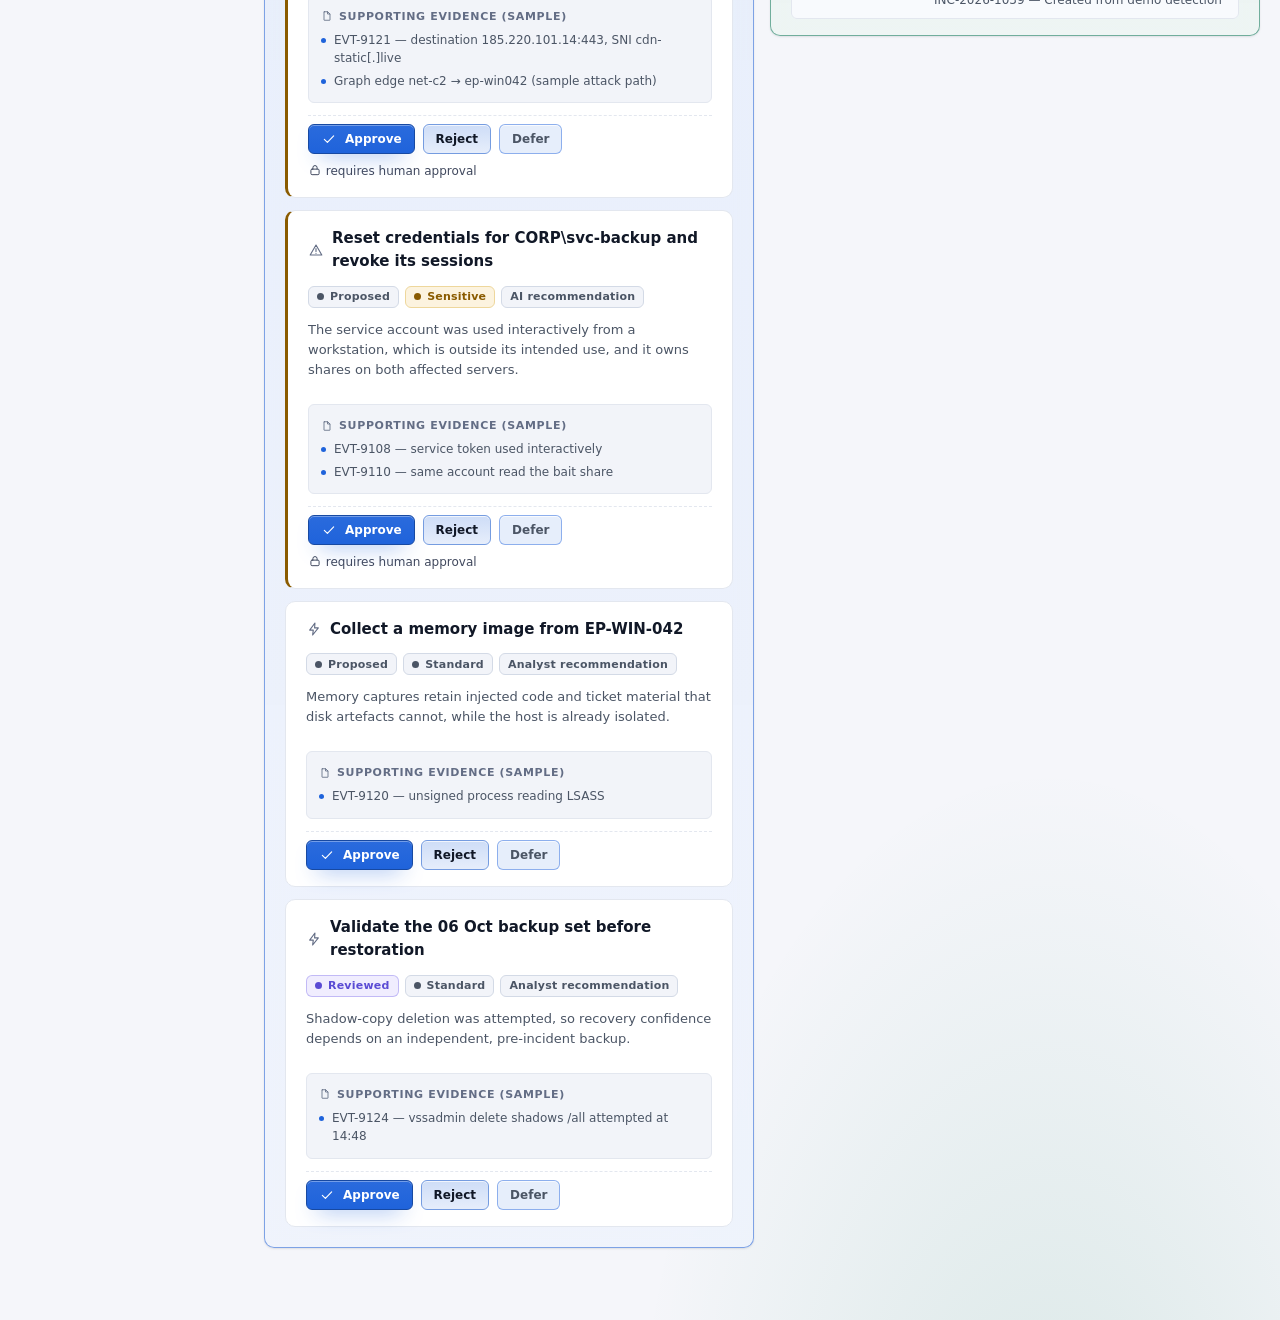
<file: pages/incident-response.html>
<!DOCTYPE html>
<html lang="en" dir="ltr">
<head>
<meta charset="utf-8">
<meta name="viewport" content="width=device-width, initial-scale=1">
<meta name="description" content="Mini-SOC incident response — risk factors, recommendations and human approval workflow (simulated).">
<meta name="color-scheme" content="light dark">
<title>Incident Response &amp; Risk — Mini-SOC</title>
<link rel="icon" href="data:image/svg+xml,%3Csvg xmlns='http://www.w3.org/2000/svg' viewBox='0 0 24 24' fill='none' stroke='%233478F6' stroke-width='1.8' stroke-linecap='round' stroke-linejoin='round'%3E%3Cpath d='M12 3.2l7 2.9v5.4c0 4.2-2.9 7.3-7 8.5-4.1-1.2-7-4.3-7-8.5V6.1z'/%3E%3Cpath d='M9 12.2l2.2 2.2 3.8-4.1'/%3E%3C/svg%3E">
<script>
(function () {
  try {
    var theme = localStorage.getItem("soc.theme");
    if (theme !== "dark" && theme !== "light") {
      theme = window.matchMedia && window.matchMedia("(prefers-color-scheme: dark)").matches ? "dark" : "light";
    }
    document.documentElement.setAttribute("data-theme", theme);
    var motion = localStorage.getItem("soc.motion");
    if (motion === "reduced") document.documentElement.setAttribute("data-motion", "reduced");
  } catch (e) {}
})();
</script>
<link rel="stylesheet" href="../css/tokens.css">
<link rel="stylesheet" href="../css/base.css">
<link rel="stylesheet" href="../css/layout.css">
<link rel="stylesheet" href="../css/components.css">
<link rel="stylesheet" href="../css/pages.css">
<link rel="stylesheet" href="../css/responsive.css">
<link rel="stylesheet" href="../css/chat.css">
</head>
<body data-page="incident-response" data-root="..">
<a class="skip-link" href="#main-content">Skip to main content</a>

<div id="app-shell"></div>

<main id="main-content" class="page" tabindex="-1">
  <div class="page-inner">

    <header class="page-head">
      <div>
        <div class="row row-wrap" style="gap:12px">
          <h1 class="page-title">Incident Response &amp; Risk</h1>
          <span class="demo-flag">Demo · simulated actions</span>
        </div>
        <p class="page-desc">
          Risk factors, response recommendations and the approval workflow for one incident.
          Approving an action only records a decision in this browser — <b>no containment,
          block or credential change is executed</b>.
        </p>
      </div>
      <div class="page-actions">
        <label class="field" style="margin:0">
          <span class="field-label">Incident</span>
          <select class="select" id="ir-incident" aria-label="Choose incident"></select>
        </label>
        <a class="btn btn-primary" id="ir-open-incident" href="investigation.html?id=INC-2026-1039">Open investigation</a>
      </div>
    </header>

    <div class="note note-warn" style="margin-bottom:16px">
      <span id="ir-note-ico"></span>
      <div>
        <b>Simulated response environment.</b>
        <div class="xsmall">
          Every action below is a front-end demo of the approval flow. Sensitive actions always
          require an explicit confirmation step; standard actions are still logged as decisions only.
        </div>
      </div>
    </div>

    <div id="ir-root" class="stack-4"></div>

  </div>
</main>

<div id="overlay-root"></div>

<script src="../js/utils.js"></script>
<script src="../js/theme.js"></script>
<script src="../js/demo-data.js"></script>
<script src="../js/demo-scenarios.js"></script>
<script src="../js/services.js"></script>
<script src="../js/components.js"></script>
<script src="../js/charts.js"></script>
<script src="../js/network-graph.js"></script>
<script src="../js/navigation.js"></script>
<script src="../js/chat-service.js"></script>
<script src="../js/chat-ui.js"></script>
<script src="../js/pages/incident-response.js"></script>
<script src="../js/app.js"></script>
</body>
</html>
</file>
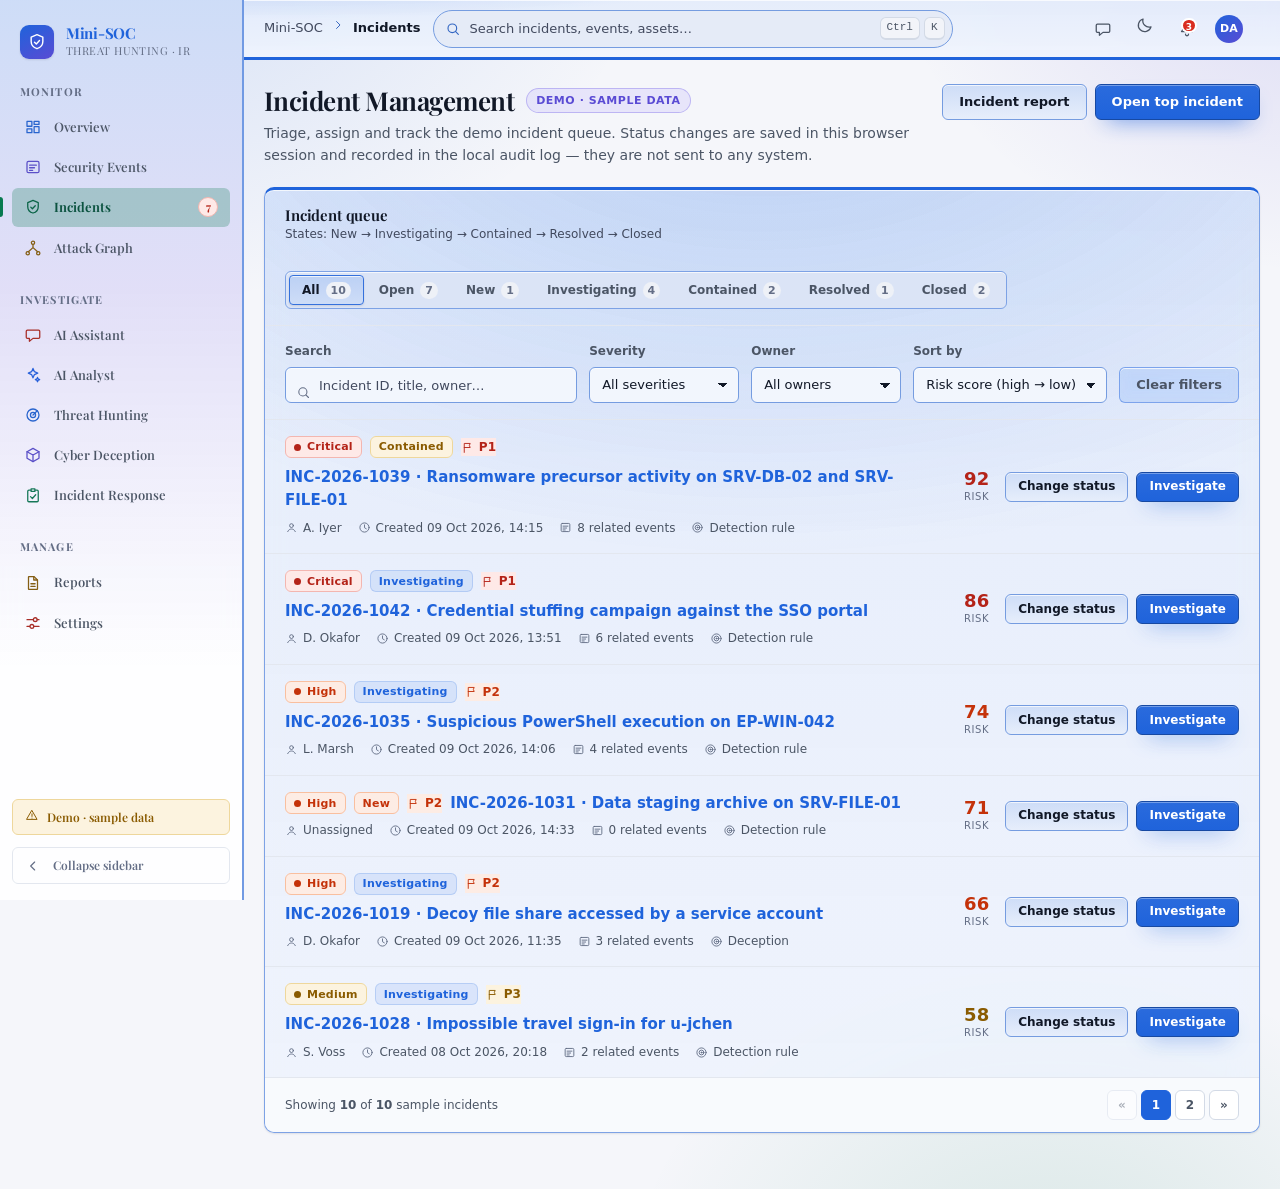
<file: pages/incidents.html>
<!DOCTYPE html>
<html lang="en" dir="ltr">
<head>
<meta charset="utf-8">
<meta name="viewport" content="width=device-width, initial-scale=1">
<meta name="description" content="Mini-SOC incident management — triage and track sample incidents.">
<meta name="color-scheme" content="light dark">
<title>Incidents — Mini-SOC</title>
<link rel="icon" href="data:image/svg+xml,%3Csvg xmlns='http://www.w3.org/2000/svg' viewBox='0 0 24 24' fill='none' stroke='%233478F6' stroke-width='1.8' stroke-linecap='round' stroke-linejoin='round'%3E%3Cpath d='M12 3.2l7 2.9v5.4c0 4.2-2.9 7.3-7 8.5-4.1-1.2-7-4.3-7-8.5V6.1z'/%3E%3Cpath d='M9 12.2l2.2 2.2 3.8-4.1'/%3E%3C/svg%3E">
<script>
(function () {
  try {
    var theme = localStorage.getItem("soc.theme");
    if (theme !== "dark" && theme !== "light") {
      theme = window.matchMedia && window.matchMedia("(prefers-color-scheme: dark)").matches ? "dark" : "light";
    }
    document.documentElement.setAttribute("data-theme", theme);
    var motion = localStorage.getItem("soc.motion");
    if (motion === "reduced") document.documentElement.setAttribute("data-motion", "reduced");
  } catch (e) {}
})();
</script>
<link rel="stylesheet" href="../css/tokens.css">
<link rel="stylesheet" href="../css/base.css">
<link rel="stylesheet" href="../css/layout.css">
<link rel="stylesheet" href="../css/components.css">
<link rel="stylesheet" href="../css/pages.css">
<link rel="stylesheet" href="../css/responsive.css">
<link rel="stylesheet" href="../css/chat.css">
</head>
<body data-page="incidents" data-root="..">
<a class="skip-link" href="#main-content">Skip to main content</a>

<div id="app-shell"></div>

<main id="main-content" class="page" tabindex="-1">
  <div class="page-inner">

    <header class="page-head">
      <div>
        <div class="row row-wrap" style="gap:12px">
          <h1 class="page-title">Incident Management</h1>
          <span class="demo-flag">Demo · sample data</span>
        </div>
        <p class="page-desc">
          Triage, assign and track the demo incident queue. Status changes are saved in this browser
          session and recorded in the local audit log — they are not sent to any system.
        </p>
      </div>
      <div class="page-actions">
        <a class="btn" href="reports.html">Incident report</a>
        <a class="btn btn-primary" href="investigation.html?id=INC-2026-1039">Open top incident</a>
      </div>
    </header>

    <section class="card" aria-labelledby="inc-list-title">
      <div class="card-head">
        <div>
          <h2 class="card-title" id="inc-list-title">Incident queue</h2>
          <div class="card-sub">States: New → Investigating → Contained → Resolved → Closed</div>
        </div>
      </div>

      <div class="table-toolbar">
        <div class="segmented" id="inc-status-tabs" role="group" aria-label="Filter by incident status"></div>
      </div>

      <div class="table-toolbar">
        <div class="field grow">
          <label class="field-label" for="inc-search">Search</label>
          <div class="input-icon">
            <span id="inc-search-ico"></span>
            <input class="input" type="search" id="inc-search" placeholder="Incident ID, title, owner…" autocomplete="off">
          </div>
        </div>
        <div class="field">
          <label class="field-label" for="inc-severity">Severity</label>
          <select class="select" id="inc-severity">
            <option value="all">All severities</option>
            <option value="Critical">Critical</option>
            <option value="High">High</option>
            <option value="Medium">Medium</option>
            <option value="Low">Low</option>
          </select>
        </div>
        <div class="field">
          <label class="field-label" for="inc-owner">Owner</label>
          <select class="select" id="inc-owner"></select>
        </div>
        <div class="field">
          <label class="field-label" for="inc-sort">Sort by</label>
          <select class="select" id="inc-sort">
            <option value="riskScore:desc">Risk score (high → low)</option>
            <option value="riskScore:asc">Risk score (low → high)</option>
            <option value="severity:desc">Severity (high → low)</option>
            <option value="createdAt:desc">Created (newest)</option>
            <option value="createdAt:asc">Created (oldest)</option>
            <option value="id:asc">Incident ID (A → Z)</option>
          </select>
        </div>
        <button class="btn btn-ghost" type="button" id="inc-clear">Clear filters</button>
      </div>

      <div id="inc-list" class="incident-list"></div>

      <div class="table-foot">
        <div class="table-meta" id="inc-meta" aria-live="polite"></div>
        <div id="inc-pager"></div>
      </div>
    </section>

  </div>
</main>

<div id="overlay-root"></div>

<script src="../js/utils.js"></script>
<script src="../js/theme.js"></script>
<script src="../js/demo-data.js"></script>
<script src="../js/demo-scenarios.js"></script>
<script src="../js/services.js"></script>
<script src="../js/components.js"></script>
<script src="../js/charts.js"></script>
<script src="../js/network-graph.js"></script>
<script src="../js/navigation.js"></script>
<script src="../js/chat-service.js"></script>
<script src="../js/chat-ui.js"></script>
<script src="../js/pages/incidents.js"></script>
<script src="../js/app.js"></script>
</body>
</html>
</file>
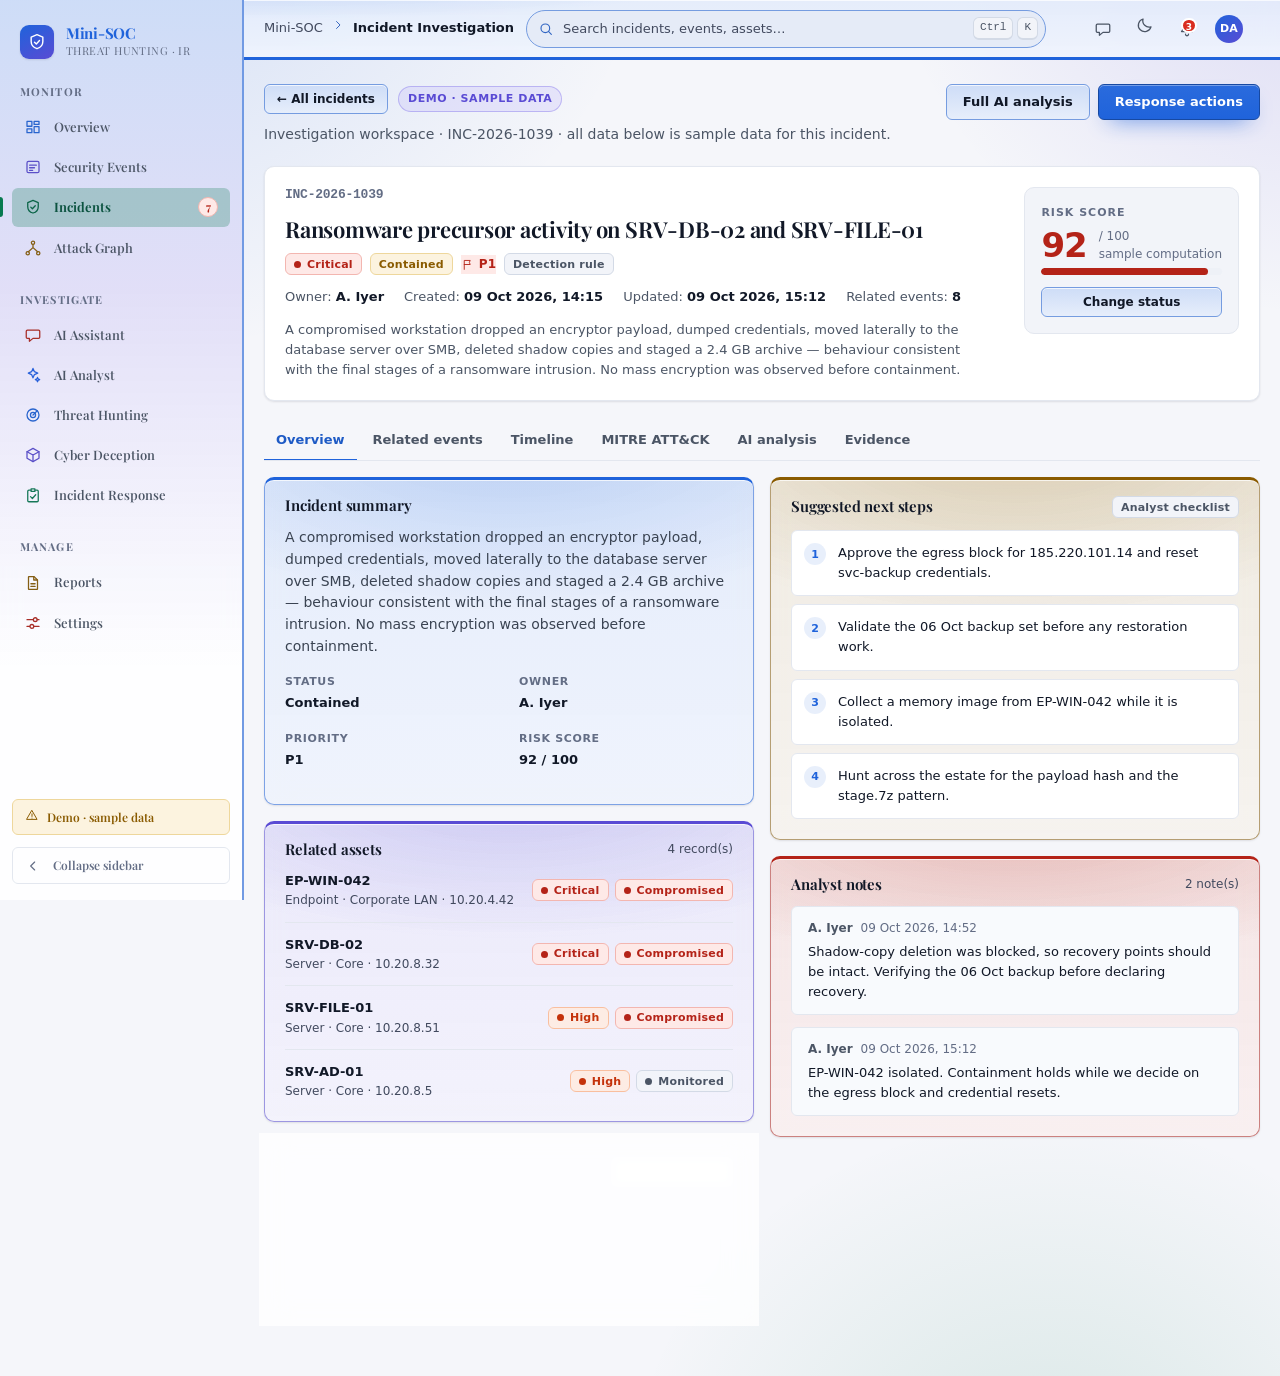
<file: pages/investigation.html>
<!DOCTYPE html>
<html lang="en" dir="ltr">
<head>
<meta charset="utf-8">
<meta name="viewport" content="width=device-width, initial-scale=1">
<meta name="description" content="Mini-SOC incident investigation workspace — evidence, timeline and ATT&CK context.">
<meta name="color-scheme" content="light dark">
<title>Incident Investigation — Mini-SOC</title>
<link rel="icon" href="data:image/svg+xml,%3Csvg xmlns='http://www.w3.org/2000/svg' viewBox='0 0 24 24' fill='none' stroke='%233478F6' stroke-width='1.8' stroke-linecap='round' stroke-linejoin='round'%3E%3Cpath d='M12 3.2l7 2.9v5.4c0 4.2-2.9 7.3-7 8.5-4.1-1.2-7-4.3-7-8.5V6.1z'/%3E%3Cpath d='M9 12.2l2.2 2.2 3.8-4.1'/%3E%3C/svg%3E">
<script>
(function () {
  try {
    var theme = localStorage.getItem("soc.theme");
    if (theme !== "dark" && theme !== "light") {
      theme = window.matchMedia && window.matchMedia("(prefers-color-scheme: dark)").matches ? "dark" : "light";
    }
    document.documentElement.setAttribute("data-theme", theme);
    var motion = localStorage.getItem("soc.motion");
    if (motion === "reduced") document.documentElement.setAttribute("data-motion", "reduced");
  } catch (e) {}
})();
</script>
<link rel="stylesheet" href="../css/tokens.css">
<link rel="stylesheet" href="../css/base.css">
<link rel="stylesheet" href="../css/layout.css">
<link rel="stylesheet" href="../css/components.css">
<link rel="stylesheet" href="../css/pages.css">
<link rel="stylesheet" href="../css/responsive.css">
<link rel="stylesheet" href="../css/chat.css">
</head>
<body data-page="investigation" data-root="..">
<a class="skip-link" href="#main-content">Skip to main content</a>

<div id="app-shell"></div>

<main id="main-content" class="page" tabindex="-1">
  <div class="page-inner" id="investigation-root">

    <header class="page-head">
      <div>
        <div class="row row-wrap" style="gap:10px">
          <a class="btn btn-sm" href="incidents.html" id="inv-back">← All incidents</a>
          <span class="demo-flag">Demo · sample data</span>
        </div>
        <p class="page-desc" id="inv-context" style="margin-top:10px"></p>
      </div>
      <div class="page-actions" id="inv-actions"></div>
    </header>

    <!-- Incident summary (rendered by js/pages/investigation.js) -->
    <div id="incident-hero"></div>

    <!-- Section tabs: context is preserved while switching panels -->
    <div class="tabs invest-tabs" role="tablist" aria-label="Incident investigation sections" id="inv-tabs">
      <button class="tab" role="tab" id="tab-overview" aria-controls="panel-overview" aria-selected="true" data-tab="overview">Overview</button>
      <button class="tab" role="tab" id="tab-events" aria-controls="panel-events" aria-selected="false" data-tab="events" tabindex="-1">Related events</button>
      <button class="tab" role="tab" id="tab-timeline" aria-controls="panel-timeline" aria-selected="false" data-tab="timeline" tabindex="-1">Timeline</button>
      <button class="tab" role="tab" id="tab-mitre" aria-controls="panel-mitre" aria-selected="false" data-tab="mitre" tabindex="-1">MITRE ATT&amp;CK</button>
      <button class="tab" role="tab" id="tab-ai" aria-controls="panel-ai" aria-selected="false" data-tab="ai" tabindex="-1">AI analysis</button>
      <button class="tab" role="tab" id="tab-evidence" aria-controls="panel-evidence" aria-selected="false" data-tab="evidence" tabindex="-1">Evidence</button>
    </div>

    <div class="tab-panel stack-4">
      <section id="panel-overview" role="tabpanel" aria-labelledby="tab-overview" tabindex="0"></section>
      <section id="panel-events" role="tabpanel" aria-labelledby="tab-events" tabindex="0" hidden></section>
      <section id="panel-timeline" role="tabpanel" aria-labelledby="tab-timeline" tabindex="0" hidden></section>
      <section id="panel-mitre" role="tabpanel" aria-labelledby="tab-mitre" tabindex="0" hidden></section>
      <section id="panel-ai" role="tabpanel" aria-labelledby="tab-ai" tabindex="0" hidden></section>
      <section id="panel-evidence" role="tabpanel" aria-labelledby="tab-evidence" tabindex="0" hidden></section>
    </div>

  </div>
</main>

<div id="overlay-root"></div>

<script src="../js/utils.js"></script>
<script src="../js/theme.js"></script>
<script src="../js/demo-data.js"></script>
<script src="../js/demo-scenarios.js"></script>
<script src="../js/services.js"></script>
<script src="../js/components.js"></script>
<script src="../js/charts.js"></script>
<script src="../js/network-graph.js"></script>
<script src="../js/navigation.js"></script>
<script src="../js/chat-service.js"></script>
<script src="../js/chat-ui.js"></script>
<script src="../js/pages/investigation.js"></script>
<script src="../js/app.js"></script>
</body>
</html>
</file>
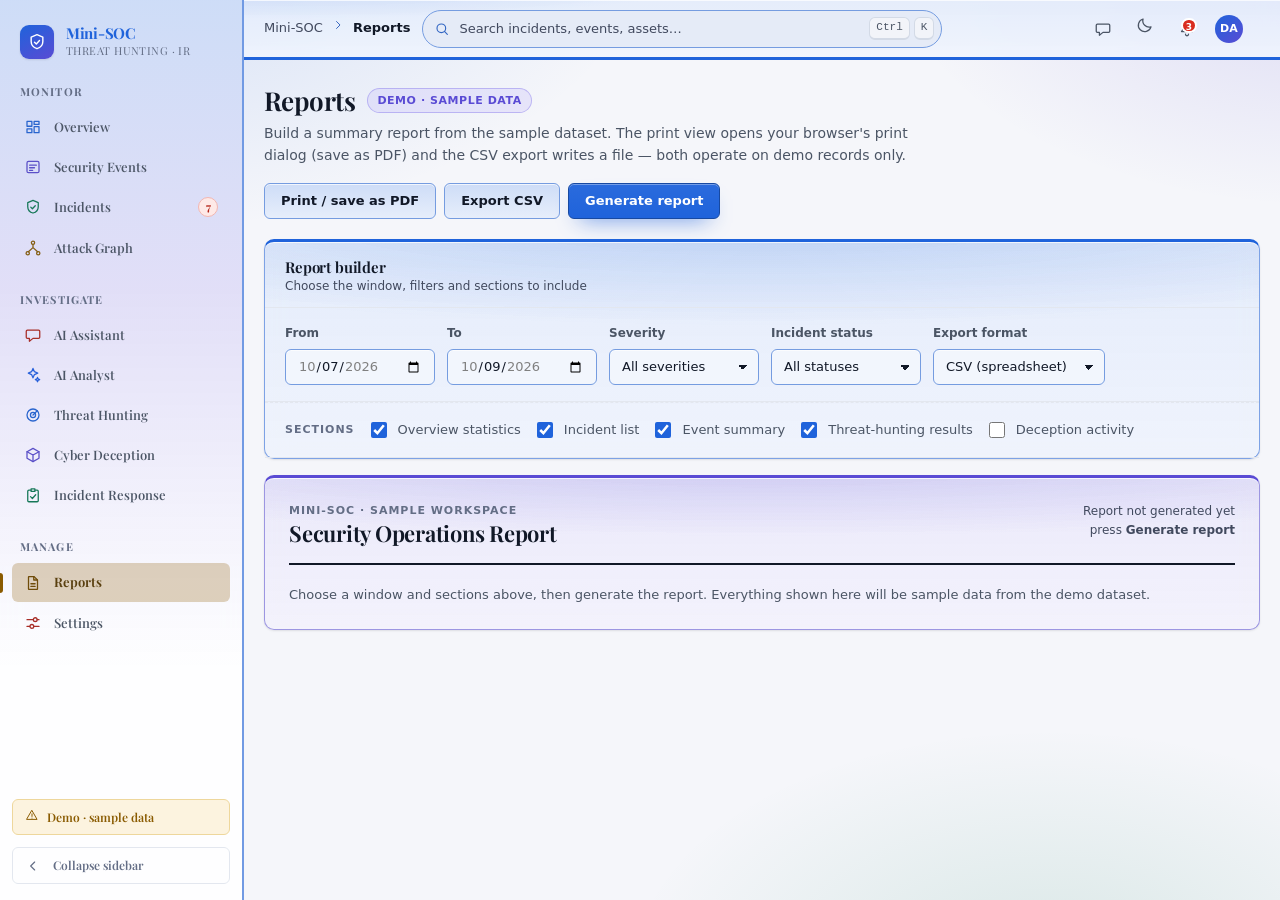
<file: pages/reports.html>
<!DOCTYPE html>
<html lang="en" dir="ltr">
<head>
<meta charset="utf-8">
<meta name="viewport" content="width=device-width, initial-scale=1">
<meta name="description" content="Mini-SOC reports — sample summaries with print view and CSV export.">
<meta name="color-scheme" content="light dark">
<title>Reports — Mini-SOC</title>
<link rel="icon" href="data:image/svg+xml,%3Csvg xmlns='http://www.w3.org/2000/svg' viewBox='0 0 24 24' fill='none' stroke='%233478F6' stroke-width='1.8' stroke-linecap='round' stroke-linejoin='round'%3E%3Cpath d='M12 3.2l7 2.9v5.4c0 4.2-2.9 7.3-7 8.5-4.1-1.2-7-4.3-7-8.5V6.1z'/%3E%3Cpath d='M9 12.2l2.2 2.2 3.8-4.1'/%3E%3C/svg%3E">
<script>
(function () {
  try {
    var theme = localStorage.getItem("soc.theme");
    if (theme !== "dark" && theme !== "light") {
      theme = window.matchMedia && window.matchMedia("(prefers-color-scheme: dark)").matches ? "dark" : "light";
    }
    document.documentElement.setAttribute("data-theme", theme);
    var motion = localStorage.getItem("soc.motion");
    if (motion === "reduced") document.documentElement.setAttribute("data-motion", "reduced");
  } catch (e) {}
})();
</script>
<link rel="stylesheet" href="../css/tokens.css">
<link rel="stylesheet" href="../css/base.css">
<link rel="stylesheet" href="../css/layout.css">
<link rel="stylesheet" href="../css/components.css">
<link rel="stylesheet" href="../css/pages.css">
<link rel="stylesheet" href="../css/responsive.css">
<link rel="stylesheet" href="../css/chat.css">
</head>
<body data-page="reports" data-root="..">
<a class="skip-link" href="#main-content">Skip to main content</a>

<div id="app-shell"></div>

<main id="main-content" class="page" tabindex="-1">
  <div class="page-inner">

    <header class="page-head">
      <div>
        <div class="row row-wrap" style="gap:12px">
          <h1 class="page-title">Reports</h1>
          <span class="demo-flag">Demo · sample data</span>
        </div>
        <p class="page-desc">
          Build a summary report from the sample dataset. The print view opens your browser's print
          dialog (save as PDF) and the CSV export writes a file — both operate on demo records only.
        </p>
      </div>
      <div class="page-actions">
        <button class="btn" type="button" id="rp-print">Print / save as PDF</button>
        <button class="btn" type="button" id="rp-export">Export CSV</button>
        <button class="btn btn-primary" type="button" id="rp-generate">Generate report</button>
      </div>
    </header>

    <!-- Builder -->
    <section class="card no-print" aria-labelledby="rp-builder-title" style="margin-bottom:16px">
      <div class="card-head bordered">
        <div>
          <h2 class="card-title" id="rp-builder-title">Report builder</h2>
          <div class="card-sub">Choose the window, filters and sections to include</div>
        </div>
      </div>
      <div class="table-toolbar">
        <div class="field">
          <label class="field-label" for="rp-from">From</label>
          <input class="input" type="date" id="rp-from" value="2026-10-07" min="2026-10-01" max="2026-10-09">
        </div>
        <div class="field">
          <label class="field-label" for="rp-to">To</label>
          <input class="input" type="date" id="rp-to" value="2026-10-09" min="2026-10-01" max="2026-10-09">
        </div>
        <div class="field">
          <label class="field-label" for="rp-severity">Severity</label>
          <select class="select" id="rp-severity">
            <option value="all">All severities</option>
            <option value="Critical">Critical</option>
            <option value="High">High</option>
            <option value="Medium">Medium</option>
            <option value="Low">Low</option>
          </select>
        </div>
        <div class="field">
          <label class="field-label" for="rp-status">Incident status</label>
          <select class="select" id="rp-status">
            <option value="all">All statuses</option>
            <option value="open">Open only</option>
            <option value="Resolved">Resolved</option>
            <option value="Closed">Closed</option>
          </select>
        </div>
        <div class="field">
          <label class="field-label" for="rp-format">Export format</label>
          <select class="select" id="rp-format">
            <option value="csv">CSV (spreadsheet)</option>
            <option value="pdf">PDF via print dialog</option>
          </select>
        </div>
      </div>
      <div class="table-toolbar" style="border-top:1px dashed var(--border)">
        <span class="eyebrow" style="align-self:center">Sections</span>
        <label class="check"><input type="checkbox" id="rp-sec-overview" checked> <span>Overview statistics</span></label>
        <label class="check"><input type="checkbox" id="rp-sec-incidents" checked> <span>Incident list</span></label>
        <label class="check"><input type="checkbox" id="rp-sec-events" checked> <span>Event summary</span></label>
        <label class="check"><input type="checkbox" id="rp-sec-hunting" checked> <span>Threat-hunting results</span></label>
        <label class="check"><input type="checkbox" id="rp-sec-deception"> <span>Deception activity</span></label>
      </div>
    </section>

    <!-- Preview -->
    <div id="rp-preview"></div>

  </div>
</main>

<div id="overlay-root"></div>

<script src="../js/utils.js"></script>
<script src="../js/theme.js"></script>
<script src="../js/demo-data.js"></script>
<script src="../js/demo-scenarios.js"></script>
<script src="../js/services.js"></script>
<script src="../js/components.js"></script>
<script src="../js/charts.js"></script>
<script src="../js/network-graph.js"></script>
<script src="../js/navigation.js"></script>
<script src="../js/chat-service.js"></script>
<script src="../js/chat-ui.js"></script>
<script src="../js/pages/reports.js"></script>
<script src="../js/app.js"></script>
</body>
</html>
</file>
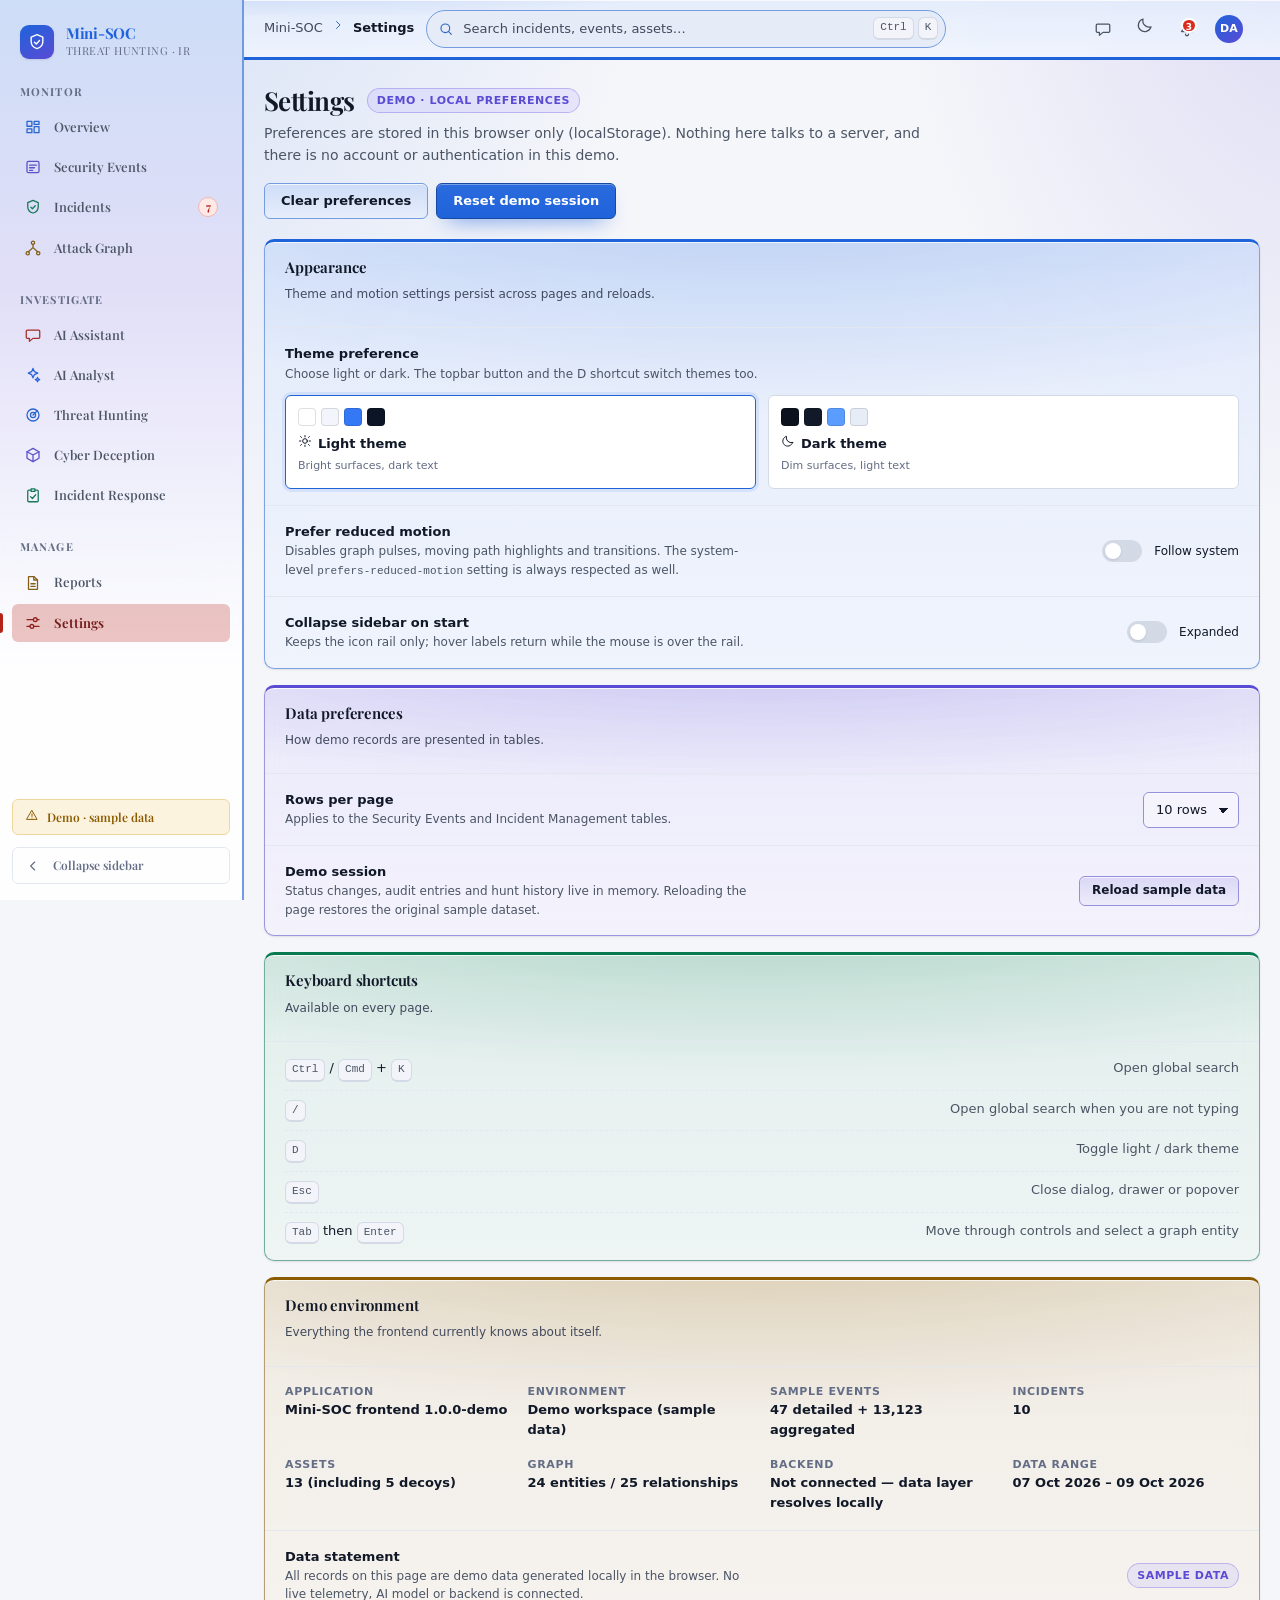
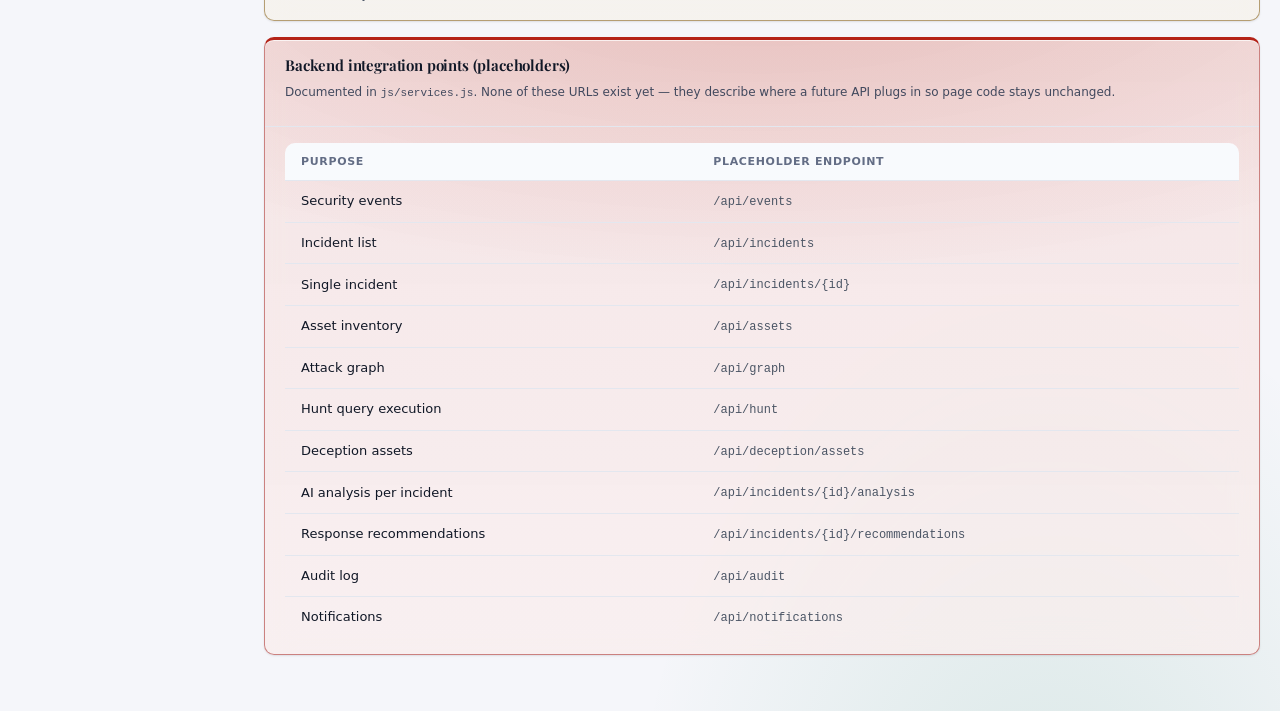
<file: pages/settings.html>
<!DOCTYPE html>
<html lang="en" dir="ltr">
<head>
<meta charset="utf-8">
<meta name="viewport" content="width=device-width, initial-scale=1">
<meta name="description" content="Mini-SOC settings — theme, motion, data preferences and demo environment information.">
<meta name="color-scheme" content="light dark">
<title>Settings — Mini-SOC</title>
<link rel="icon" href="data:image/svg+xml,%3Csvg xmlns='http://www.w3.org/2000/svg' viewBox='0 0 24 24' fill='none' stroke='%233478F6' stroke-width='1.8' stroke-linecap='round' stroke-linejoin='round'%3E%3Cpath d='M12 3.2l7 2.9v5.4c0 4.2-2.9 7.3-7 8.5-4.1-1.2-7-4.3-7-8.5V6.1z'/%3E%3Cpath d='M9 12.2l2.2 2.2 3.8-4.1'/%3E%3C/svg%3E">
<script>
(function () {
  try {
    var theme = localStorage.getItem("soc.theme");
    if (theme !== "dark" && theme !== "light") {
      theme = window.matchMedia && window.matchMedia("(prefers-color-scheme: dark)").matches ? "dark" : "light";
    }
    document.documentElement.setAttribute("data-theme", theme);
    var motion = localStorage.getItem("soc.motion");
    if (motion === "reduced") document.documentElement.setAttribute("data-motion", "reduced");
  } catch (e) {}
})();
</script>
<link rel="stylesheet" href="../css/tokens.css">
<link rel="stylesheet" href="../css/base.css">
<link rel="stylesheet" href="../css/layout.css">
<link rel="stylesheet" href="../css/components.css">
<link rel="stylesheet" href="../css/pages.css">
<link rel="stylesheet" href="../css/responsive.css">
<link rel="stylesheet" href="../css/chat.css">
</head>
<body data-page="settings" data-root="..">
<a class="skip-link" href="#main-content">Skip to main content</a>

<div id="app-shell"></div>

<main id="main-content" class="page" tabindex="-1">
  <div class="page-inner">

    <header class="page-head">
      <div>
        <div class="row row-wrap" style="gap:12px">
          <h1 class="page-title">Settings</h1>
          <span class="demo-flag">Demo · local preferences</span>
        </div>
        <p class="page-desc">
          Preferences are stored in this browser only (localStorage). Nothing here talks to a server,
          and there is no account or authentication in this demo.
        </p>
      </div>
      <div class="page-actions">
        <button class="btn" type="button" id="st-clear">Clear preferences</button>
        <button class="btn btn-primary" type="button" id="st-reload">Reset demo session</button>
      </div>
    </header>

    <!-- Appearance -->
    <section class="setting-group" aria-labelledby="st-theme-title">
      <h2 id="st-theme-title">Appearance</h2>
      <p class="sg-desc">Theme and motion settings persist across pages and reloads.</p>

      <div class="setting-row stack-row">
        <div class="sr-info">
          <div class="sr-title">Theme preference</div>
          <div class="sr-desc">Choose light or dark. The topbar button and the D shortcut switch themes too.</div>
        </div>
        <div class="theme-preview" id="st-theme-cards">
          <button class="theme-card" type="button" data-theme-choice="light" aria-pressed="false">
            <span class="tc-swatches">
              <i style="background:#ffffff"></i><i style="background:#f2f5fb"></i><i style="background:#3478f6"></i><i style="background:#0b1526"></i>
            </span>
            <span class="tc-label"><span data-theme-icon></span>Light theme</span>
            <span class="tc-hint">Bright surfaces, dark text</span>
          </button>
          <button class="theme-card" type="button" data-theme-choice="dark" aria-pressed="false">
            <span class="tc-swatches">
              <i style="background:#0b111d"></i><i style="background:#121a2a"></i><i style="background:#5b9dff"></i><i style="background:#e6edf7"></i>
            </span>
            <span class="tc-label"><span data-theme-icon></span>Dark theme</span>
            <span class="tc-hint">Dim surfaces, light text</span>
          </button>
        </div>
      </div>

      <div class="setting-row">
        <div class="sr-info">
          <div class="sr-title">Prefer reduced motion</div>
          <div class="sr-desc">
            Disables graph pulses, moving path highlights and transitions. The system-level
            <code>prefers-reduced-motion</code> setting is always respected as well.
          </div>
        </div>
        <div class="sr-control">
          <label class="switch">
            <input type="checkbox" id="st-motion">
            <span class="switch-track"></span>
            <span class="xsmall" id="st-motion-label">Follow system</span>
          </label>
        </div>
      </div>

      <div class="setting-row">
        <div class="sr-info">
          <div class="sr-title">Collapse sidebar on start</div>
          <div class="sr-desc">Keeps the icon rail only; hover labels return while the mouse is over the rail.</div>
        </div>
        <div class="sr-control">
          <label class="switch">
            <input type="checkbox" id="st-sidebar">
            <span class="switch-track"></span>
            <span class="xsmall" id="st-sidebar-label">Expanded</span>
          </label>
        </div>
      </div>
    </section>

    <!-- Data preferences -->
    <section class="setting-group" aria-labelledby="st-data-title">
      <h2 id="st-data-title">Data preferences</h2>
      <p class="sg-desc">How demo records are presented in tables.</p>

      <div class="setting-row">
        <div class="sr-info">
          <div class="sr-title">Rows per page</div>
          <div class="sr-desc">Applies to the Security Events and Incident Management tables.</div>
        </div>
        <div class="sr-control">
          <select class="select" id="st-page-size" aria-label="Rows per page">
            <option value="6">6 rows</option>
            <option value="10">10 rows</option>
            <option value="15">15 rows</option>
            <option value="25">25 rows</option>
          </select>
        </div>
      </div>

      <div class="setting-row">
        <div class="sr-info">
          <div class="sr-title">Demo session</div>
          <div class="sr-desc">
            Status changes, audit entries and hunt history live in memory. Reloading the page restores
            the original sample dataset.
          </div>
        </div>
        <div class="sr-control">
          <button class="btn btn-sm" type="button" id="st-reload-2">Reload sample data</button>
        </div>
      </div>
    </section>

    <!-- Keyboard shortcuts -->
    <section class="setting-group" aria-labelledby="st-kbd-title">
      <h2 id="st-kbd-title">Keyboard shortcuts</h2>
      <p class="sg-desc">Available on every page.</p>
      <div class="setting-row stack-row">
        <div class="stack-2" style="width:100%">
          <div class="kv"><span><kbd>Ctrl</kbd> / <kbd>Cmd</kbd> + <kbd>K</kbd></span><span class="small muted">Open global search</span></div>
          <div class="kv"><span><kbd>/</kbd></span><span class="small muted">Open global search when you are not typing</span></div>
          <div class="kv"><span><kbd>D</kbd></span><span class="small muted">Toggle light / dark theme</span></div>
          <div class="kv"><span><kbd>Esc</kbd></span><span class="small muted">Close dialog, drawer or popover</span></div>
          <div class="kv"><span><kbd>Tab</kbd> then <kbd>Enter</kbd></span><span class="small muted">Move through controls and select a graph entity</span></div>
        </div>
      </div>
    </section>

    <!-- Demo environment -->
    <section class="setting-group" aria-labelledby="st-env-title">
      <h2 id="st-env-title">Demo environment</h2>
      <p class="sg-desc">Everything the frontend currently knows about itself.</p>
      <div class="setting-row stack-row">
        <div class="about-grid" id="st-about" style="width:100%"></div>
      </div>
      <div class="setting-row">
        <div class="sr-info">
          <div class="sr-title">Data statement</div>
          <div class="sr-desc" id="st-claim"></div>
        </div>
        <div class="sr-control"><span class="demo-flag">Sample data</span></div>
      </div>
    </section>

    <!-- Backend integration points -->
    <section class="setting-group" aria-labelledby="st-api-title">
      <h2 id="st-api-title">Backend integration points (placeholders)</h2>
      <p class="sg-desc">
        Documented in <code>js/services.js</code>. None of these URLs exist yet — they describe where
        a future API plugs in so page code stays unchanged.
      </p>
      <div class="setting-row stack-row">
        <div class="table-wrap" style="width:100%">
          <table class="table">
            <caption class="sr-only">Placeholder API endpoints declared in js/services.js</caption>
            <thead>
              <tr><th scope="col">Purpose</th><th scope="col">Placeholder endpoint</th></tr>
            </thead>
            <tbody id="st-api-body"></tbody>
          </table>
        </div>
      </div>
    </section>

  </div>
</main>

<div id="overlay-root"></div>

<script src="../js/utils.js"></script>
<script src="../js/theme.js"></script>
<script src="../js/demo-data.js"></script>
<script src="../js/demo-scenarios.js"></script>
<script src="../js/services.js"></script>
<script src="../js/components.js"></script>
<script src="../js/charts.js"></script>
<script src="../js/network-graph.js"></script>
<script src="../js/navigation.js"></script>
<script src="../js/chat-service.js"></script>
<script src="../js/chat-ui.js"></script>
<script src="../js/pages/settings.js"></script>
<script src="../js/app.js"></script>
</body>
</html>
</file>
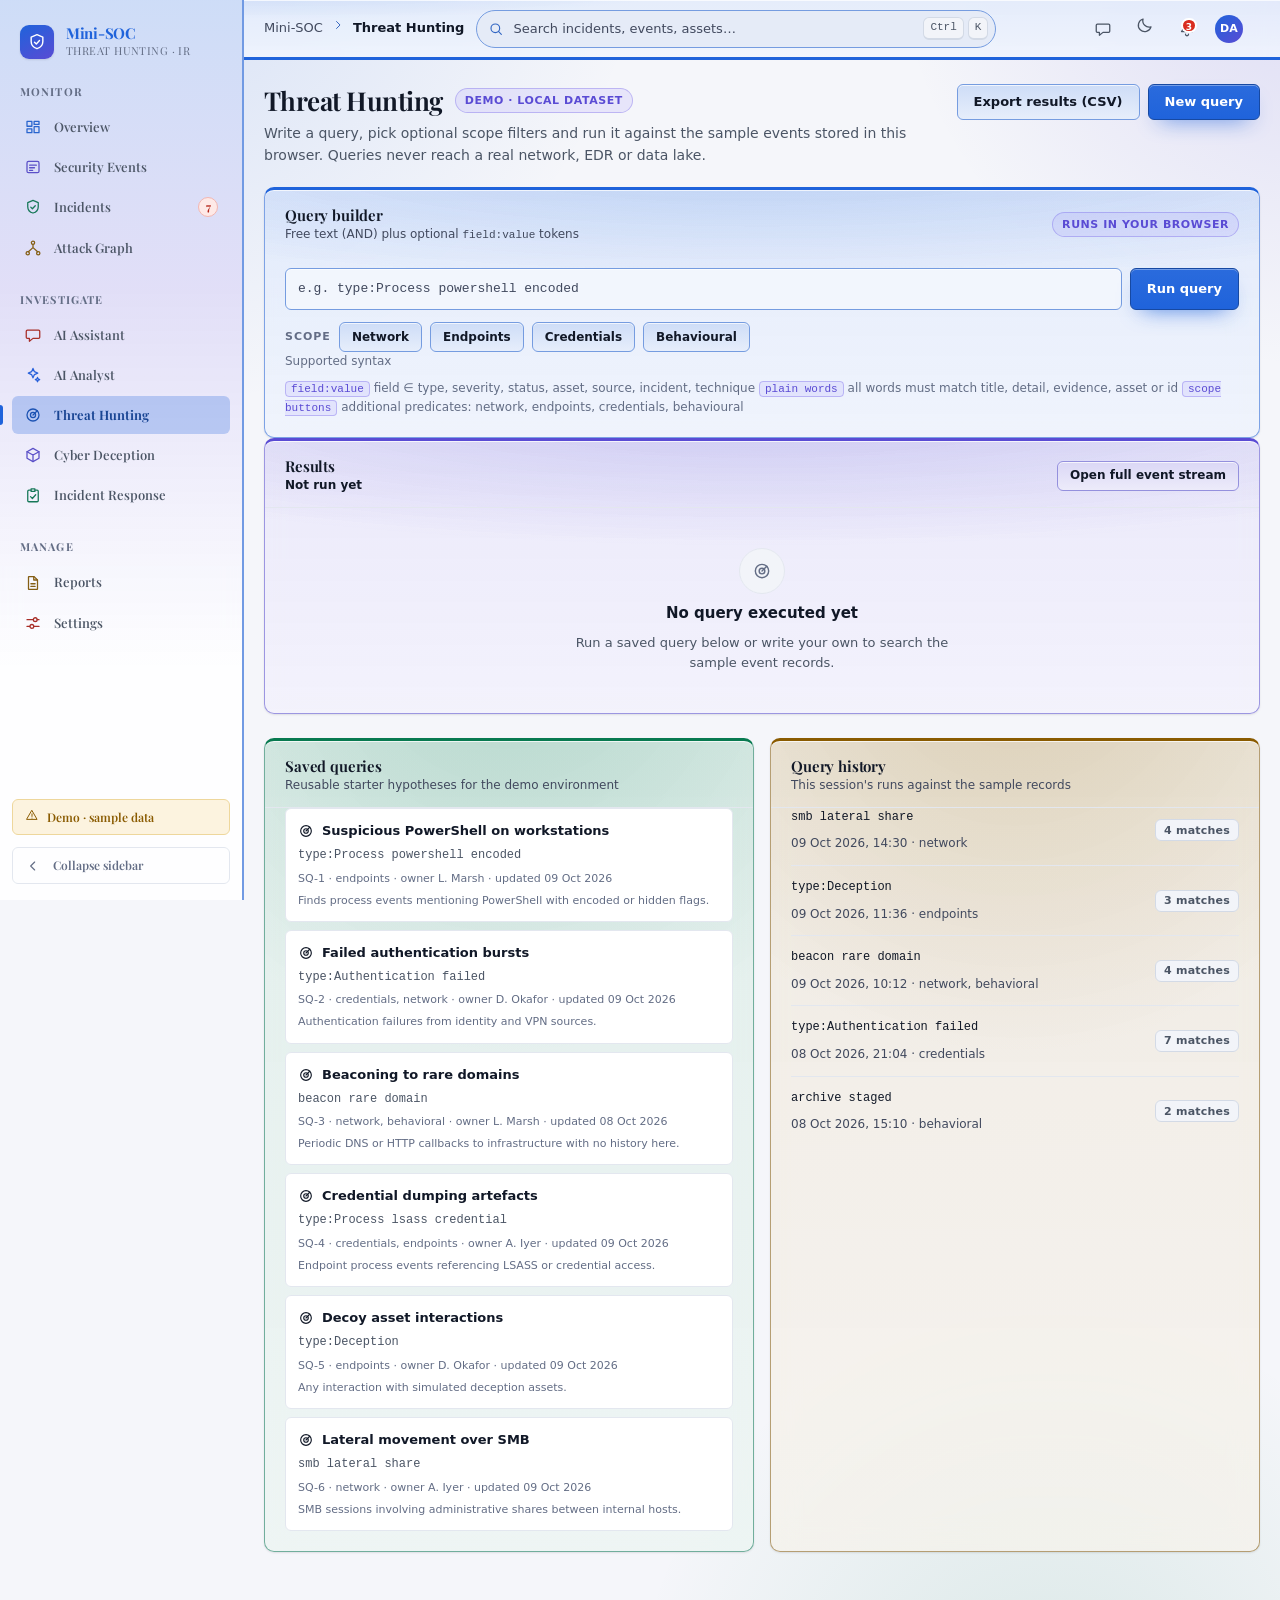
<file: pages/threat-hunting.html>
<!DOCTYPE html>
<html lang="en" dir="ltr">
<head>
<meta charset="utf-8">
<meta name="viewport" content="width=device-width, initial-scale=1">
<meta name="description" content="Mini-SOC threat hunting — run local queries against the sample event dataset.">
<meta name="color-scheme" content="light dark">
<title>Threat Hunting — Mini-SOC</title>
<link rel="icon" href="data:image/svg+xml,%3Csvg xmlns='http://www.w3.org/2000/svg' viewBox='0 0 24 24' fill='none' stroke='%233478F6' stroke-width='1.8' stroke-linecap='round' stroke-linejoin='round'%3E%3Cpath d='M12 3.2l7 2.9v5.4c0 4.2-2.9 7.3-7 8.5-4.1-1.2-7-4.3-7-8.5V6.1z'/%3E%3Cpath d='M9 12.2l2.2 2.2 3.8-4.1'/%3E%3C/svg%3E">
<script>
(function () {
  try {
    var theme = localStorage.getItem("soc.theme");
    if (theme !== "dark" && theme !== "light") {
      theme = window.matchMedia && window.matchMedia("(prefers-color-scheme: dark)").matches ? "dark" : "light";
    }
    document.documentElement.setAttribute("data-theme", theme);
    var motion = localStorage.getItem("soc.motion");
    if (motion === "reduced") document.documentElement.setAttribute("data-motion", "reduced");
  } catch (e) {}
})();
</script>
<link rel="stylesheet" href="../css/tokens.css">
<link rel="stylesheet" href="../css/base.css">
<link rel="stylesheet" href="../css/layout.css">
<link rel="stylesheet" href="../css/components.css">
<link rel="stylesheet" href="../css/pages.css">
<link rel="stylesheet" href="../css/responsive.css">
<link rel="stylesheet" href="../css/chat.css">
</head>
<body data-page="threat-hunting" data-root="..">
<a class="skip-link" href="#main-content">Skip to main content</a>

<div id="app-shell"></div>

<main id="main-content" class="page" tabindex="-1">
  <div class="page-inner">

    <header class="page-head">
      <div>
        <div class="row row-wrap" style="gap:12px">
          <h1 class="page-title">Threat Hunting</h1>
          <span class="demo-flag">Demo · local dataset</span>
        </div>
        <p class="page-desc">
          Write a query, pick optional scope filters and run it against the sample events stored in
          this browser. Queries never reach a real network, EDR or data lake.
        </p>
      </div>
      <div class="page-actions">
        <button class="btn" type="button" id="hq-export">Export results (CSV)</button>
        <button class="btn btn-primary" type="button" id="hq-focus">New query</button>
      </div>
    </header>

    <!-- Query builder -->
    <section class="card query-builder" aria-labelledby="hq-title">
      <div class="card-head">
        <div>
          <h2 class="card-title" id="hq-title">Query builder</h2>
          <div class="card-sub">Free text (AND) plus optional <code>field:value</code> tokens</div>
        </div>
        <span class="demo-flag">Runs in your browser</span>
      </div>

      <div class="card-body">
        <div class="query-input-row">
          <label class="sr-only" for="hq-query">Hunt query</label>
          <input class="input input-lg mono" type="search" id="hq-query"
                 placeholder="e.g. type:Process powershell encoded" autocomplete="off">
          <button class="btn btn-primary" type="button" id="hq-run">Run query</button>
        </div>

        <div class="row row-wrap" style="gap:8px;margin-top:12px" role="group" aria-label="Scope filters">
          <span class="eyebrow" style="align-self:center">Scope</span>
          <button class="btn btn-sm" type="button" data-filter="network" aria-pressed="false">Network</button>
          <button class="btn btn-sm" type="button" data-filter="endpoints" aria-pressed="false">Endpoints</button>
          <button class="btn btn-sm" type="button" data-filter="credentials" aria-pressed="false">Credentials</button>
          <button class="btn btn-sm" type="button" data-filter="behavioral" aria-pressed="false">Behavioural</button>
        </div>

        <div class="syntax-help">
          <div class="sh-title">Supported syntax</div>
          <div class="sh-items">
            <code>field:value</code>
            <span>field ∈ type, severity, status, asset, source, incident, technique</span>
            <code>plain words</code>
            <span>all words must match title, detail, evidence, asset or id</span>
            <code>scope buttons</code>
            <span>additional predicates: network, endpoints, credentials, behavioural</span>
          </div>
        </div>
      </div>
    </section>

    <!-- Results -->
    <section class="card" aria-labelledby="hq-results-title">
      <div class="card-head bordered">
        <div>
          <h2 class="card-title" id="hq-results-title">Results</h2>
          <div class="result-status">
            <span class="result-count" id="hq-count">Not run yet</span>
            <span id="hq-status" aria-live="polite"></span>
          </div>
        </div>
        <a class="btn btn-sm" href="events.html">Open full event stream</a>
      </div>
      <div id="hq-results"></div>
    </section>

    <div class="grid grid-2 section">
      <!-- Saved queries -->
      <section class="card" aria-labelledby="hq-saved-title">
        <div class="card-head bordered">
          <div>
            <h2 class="card-title" id="hq-saved-title">Saved queries</h2>
            <div class="card-sub">Reusable starter hypotheses for the demo environment</div>
          </div>
        </div>
        <div class="card-body" id="hq-saved"></div>
      </section>

      <!-- History -->
      <section class="card" aria-labelledby="hq-history-title">
        <div class="card-head bordered">
          <div>
            <h2 class="card-title" id="hq-history-title">Query history</h2>
            <div class="card-sub">This session's runs against the sample records</div>
          </div>
        </div>
        <div class="card-body" id="hq-history"></div>
      </section>
    </div>

  </div>
</main>

<div id="overlay-root"></div>

<script src="../js/utils.js"></script>
<script src="../js/theme.js"></script>
<script src="../js/demo-data.js"></script>
<script src="../js/demo-scenarios.js"></script>
<script src="../js/services.js"></script>
<script src="../js/components.js"></script>
<script src="../js/charts.js"></script>
<script src="../js/network-graph.js"></script>
<script src="../js/navigation.js"></script>
<script src="../js/chat-service.js"></script>
<script src="../js/chat-ui.js"></script>
<script src="../js/pages/threat-hunting.js"></script>
<script src="../js/app.js"></script>
</body>
</html>
</file>
<file: css/tokens.css>
/* ==========================================================================
   Mini-SOC · tokens.css
   Design tokens: palette, typography, spacing, elevation, severity, motion.
   Every visual value in the app is derived from these variables.
   ========================================================================== */

/* ---- Display typeface (headings + sidebar) --------------------------
   Self-hosted variable font so it also loads from file:// and offline. */
@font-face {
  font-family: "Playfair Display";
  font-style: normal;
  font-weight: 400 900;
  font-display: swap;
  src: url("../fonts/playfair-display-latin.woff2") format("woff2");
  unicode-range: U+0000-00FF, U+0131, U+0152-0153, U+02BB-02BC, U+02C6, U+02DA, U+02DC,
    U+0304, U+0308, U+0329, U+2000-206F, U+20AC, U+2122, U+2191, U+2193, U+2212, U+2215,
    U+FEFF, U+FFFD;
}
@font-face {
  font-family: "Playfair Display";
  font-style: normal;
  font-weight: 400 900;
  font-display: swap;
  src: url("../fonts/playfair-display-latin-ext.woff2") format("woff2");
  unicode-range: U+0100-02BA, U+02BD-02C5, U+02C7-02CC, U+02CE-02D7, U+02DD-02FF, U+0304,
    U+0308, U+0329, U+1D00-1DBF, U+1E00-1E9F, U+1EF2-1EFF, U+2020, U+20A0-20AB, U+20AD-20C4,
    U+2113, U+2C60-2C7F, U+A720-A7FF;
}

:root {
  color-scheme: light;

  /* ---- Brand palette (spec) ---------------------------------------- */
  --obsidian: #111827;
  --electric-blue: #3478f6;
  --soft-lavender: #a99bfa;
  --cloud-white: #f5f6fa;
  --ice-blue: #dce7ff;
  --soft-amber: #e5b85c;

  /* ---- Semantic accent --------------------------------------------- */
  --accent: #1f63db; /* darkened from #3478f6: ≥4.5:1 on white and on soft backgrounds */
  --accent-strong: #2563eb;
  --accent-contrast: #ffffff;
  --accent-soft: rgba(31, 99, 219, 0.1);
  --accent-soft-2: rgba(31, 99, 219, 0.18);
  --lav: #5a4bd4; /* lavender — darkened from #6d5ce7 for ≥4.5:1 on lavender surfaces */
  --lav-soft: rgba(169, 155, 250, 0.18);
  --lav-line: rgba(109, 92, 231, 0.35);

  /* ---- Tinted-glass palette ------------------------------------------
     Every tone resolves through the severity/accent tokens, so it flips
     automatically with the theme (dark-on-light → light-on-dark).
     --ui-accent is the inherited tint used by cards, buttons and fields;
     .tone-* classes simply re-point it. */
  --tone-blue: var(--accent);
  --tone-indigo: var(--sev-low);
  --tone-violet: var(--lav);
  --tone-teal: var(--sev-info);
  --tone-amber: var(--sev-medium);
  --tone-rose: var(--sev-critical);
  --ui-accent: var(--tone-blue);

  --glass-blur: 14px;
  --glass-sheen: rgba(255, 255, 255, 0.72); /* inner top highlight (light) */
  --glass-sheen-2: rgba(255, 255, 255, 0.34); /* sheen on filled buttons (light) */

  /* ---- Glass intensity ----------------------------------------------
     How much of the pane's own hue gets poured in. Daylight can carry a
     heavy wash because the text is near-black; night trades wash for a
     full-strength edge so the colour still reads without bleaching the
     surface under light text. */
  --glass-cap: 22%; /* radial cap at the top of a pane */
  --glass-wash-1: 11%; /* gradient, top */
  --glass-wash-2: 6%; /* gradient, bottom */
  --glass-line: 52%; /* border mixed against --border */
  --glass-wash-strong: 30%; /* hover / selected fills */
  --sub-text: 58%; /* portion of --text-3 kept in sub-labels (rest → --text) */
  --nav-active-wash: 26%; /* selected sidebar link — wash behind the label */
  --nav-active-text: 60%; /* selected sidebar label (rest → --text) */

  /* ---- Surfaces ----------------------------------------------------- */
  --bg: var(--cloud-white);
  --surface: #ffffff;
  --surface-2: #f8fafd;
  --surface-3: #eef1f7;
  --surface-inset: #f2f4f9;
  --surface-hover: #f1f4fa;

  /* ---- Text --------------------------------------------------------- */
  --text: var(--obsidian);
  --text-2: #4b5565; /* secondary */
  --text-3: #636d85; /* subtle — darkened from #79839a for 4.5:1 on white */

  /* ---- Borders ------------------------------------------------------ */
  --border: #e3e7ef;
  --border-2: #d3dae6;
  --border-strong: #bcc5d6;

  /* ---- Elevation ---------------------------------------------------- */
  --shadow-1: 0 1px 2px rgba(17, 24, 39, 0.06), 0 1px 3px rgba(17, 24, 39, 0.05);
  --shadow-2: 0 10px 30px rgba(17, 24, 39, 0.1), 0 2px 6px rgba(17, 24, 39, 0.06);
  --shadow-3: 0 24px 60px rgba(17, 24, 39, 0.18);
  --overlay: rgba(17, 24, 39, 0.45);

  /* ---- Severity (text / tint / line) -------------------------------- */
  --sev-critical: #b42318;
  --sev-critical-soft: #fee9e7;
  --sev-critical-line: #f3b6b0;

  --sev-high: #c4320a;
  --sev-high-soft: #fdece4;
  --sev-high-line: #f9bf9f;

  --sev-medium: #8a5b00;
  --sev-medium-soft: #fcf3df;
  --sev-medium-line: #eed79c;

  --sev-low: #1d5fe9;
  --sev-low-soft: #e8effe;
  --sev-low-line: #b3cafb;

  --sev-info: #087a50;
  --sev-info-soft: #e4f6ed;
  --sev-info-line: #a5dcc4;

  /* Alias used by charts / graph */
  --c-critical: var(--sev-critical);
  --c-high: var(--sev-high);
  --c-medium: var(--sev-medium);
  --c-low: var(--sev-low);
  --c-info: var(--sev-info);

  /* ---- Graph node types --------------------------------------------- */
  --nt-user: #7c6bea;
  --nt-endpoint: #3478f6;
  --nt-server: #0e9488;
  --nt-process: #c08a1e;
  --nt-file: #12b76a;
  --nt-external: #7a8496;
  --nt-network: #6f7a92;
  --nt-decoy: #d6336c;

  /* ---- Feedback ------------------------------------------------------ */
  --ok: #087a50;
  --ok-soft: #e4f6ed;
  --warn: #8a5b00;
  --danger: #b42318;
  --danger-soft: #fee9e7;

  /* ---- Focus --------------------------------------------------------- */
  --focus-ring: 0 0 0 2px var(--surface), 0 0 0 4px var(--accent);
  --focus-ring-inset: inset 0 0 0 2px var(--accent);

  /* ---- Typography ---------------------------------------------------- */
  --font: "Inter", "Inter var", "Segoe UI", system-ui, -apple-system, "Helvetica Neue",
    Arial, sans-serif;
  /* headings + sidebar — high-contrast display serif */
  --font-display: "Playfair Display", Georgia, "Times New Roman", serif;
  --font-mono: "SFMono-Regular", "JetBrains Mono", Consolas, "Liberation Mono", monospace;

  --fs-2xs: 11px;
  --fs-xs: 12px;
  --fs-sm: 13px;
  --fs-base: 14px;
  --fs-md: 15px;
  --fs-lg: 18px;
  --fs-xl: 22px;
  --fs-2xl: 26px;

  /* ---- Spacing / radius --------------------------------------------- */
  --sp-1: 4px;
  --sp-2: 8px;
  --sp-3: 12px;
  --sp-4: 16px;
  --sp-5: 20px;
  --sp-6: 24px;
  --sp-7: 32px;
  --sp-8: 40px;
  --sp-9: 56px;

  --r-sm: 6px;
  --r-md: 10px;
  --r-lg: 14px;
  --r-pill: 999px;

  /* ---- Layout -------------------------------------------------------- */
  --sidebar-w: 244px;
  --sidebar-w-collapsed: 68px;
  --topbar-h: 60px;
  --page-max: 1480px;
  --page-pad: 24px;

  /* ---- Motion -------------------------------------------------------- */
  --t-fast: 120ms;
  --t: 180ms;
  --t-slow: 320ms;
  --ease: cubic-bezier(0.2, 0.7, 0.3, 1);

  --z-sidebar: 60;
  --z-topbar: 50;
  --z-drawer: 70;
  --z-dialog: 90;
  --z-toast: 100;
}

/* ==========================================================================
   Dark theme — designed surfaces, not an inversion.
   ========================================================================== */
[data-theme="dark"] {
  color-scheme: dark;

  --accent: #6ba0ff; /* lightened from #5b93ff for ≥4.5:1 on raised dark badges */
  --accent-strong: #78a7ff;
  --accent-contrast: #0a1122;
  --accent-soft: rgba(91, 147, 255, 0.14);
  --accent-soft-2: rgba(91, 147, 255, 0.24);
  --lav: #b3a7ff;
  --lav-soft: rgba(169, 155, 250, 0.16);
  --lav-line: rgba(179, 167, 255, 0.38);

  /* Glass highlights read as light leaking through the pane at night —
     far weaker than the daylight sheen above. Tone tokens keep inheriting
     from :root and resolve against these dark severity colours. */
  --glass-sheen: rgba(255, 255, 255, 0.1);
  --glass-sheen-2: rgba(255, 255, 255, 0.26);

  /* Night keeps the wash lighter (a light hue over a dark surface lifts the
     background fast) and pays it back with stronger edges and washes. */
  --glass-cap: 16%;
  --glass-wash-1: 9%;
  --glass-wash-2: 5%;
  --glass-line: 64%;
  --glass-wash-strong: 26%;
  --sub-text: 44%;
  --nav-active-wash: 20%;
  --nav-active-text: 55%;

  --bg: var(--obsidian);
  --surface: #161e2e;
  --surface-2: #1a2334;
  --surface-3: #212c40;
  --surface-inset: #121a29;
  --surface-hover: #1e2839;

  --text: #e9edf6;
  --text-2: #a6b0c3;
  --text-3: #8b96ac; /* subtle — lightened for ≥4.5:1 on raised dark surfaces */

  --border: #263144;
  --border-2: #313e55;
  --border-strong: #425068;

  --shadow-1: 0 1px 2px rgba(0, 0, 0, 0.45);
  --shadow-2: 0 12px 32px rgba(0, 0, 0, 0.55);
  --shadow-3: 0 26px 64px rgba(0, 0, 0, 0.62);
  --overlay: rgba(4, 8, 17, 0.62);

  --sev-critical: #ff9b93;
  --sev-critical-soft: rgba(217, 45, 32, 0.2);
  --sev-critical-line: rgba(255, 155, 147, 0.34);

  --sev-high: #ffa07a;
  --sev-high-soft: rgba(240, 90, 50, 0.18);
  --sev-high-line: rgba(255, 160, 122, 0.32);

  --sev-medium: #f0c36a;
  --sev-medium-soft: rgba(229, 184, 92, 0.16);
  --sev-medium-line: rgba(240, 195, 106, 0.3);

  --sev-low: #82abff;
  --sev-low-soft: rgba(52, 120, 246, 0.2);
  --sev-low-line: rgba(130, 171, 255, 0.32);

  --sev-info: #5bd6a0;
  --sev-info-soft: rgba(18, 183, 106, 0.16);
  --sev-info-line: rgba(91, 214, 160, 0.3);

  --nt-user: #a99bfa;
  --nt-endpoint: #5b93ff;
  --nt-server: #4fd1c5;
  --nt-process: #e5b85c;
  --nt-file: #5bd6a0;
  --nt-external: #98a2b3;
  --nt-network: #9aa5bb;
  --nt-decoy: #ff8fb3;

  --ok: #5bd6a0;
  --ok-soft: rgba(18, 183, 106, 0.16);
  --warn: #f0c36a;
  --danger: #ff9b93;
  --danger-soft: rgba(217, 45, 32, 0.2);

  --focus-ring: 0 0 0 2px var(--surface), 0 0 0 4px var(--accent);
}
</file>
<file: css/base.css>
/* ==========================================================================
   Mini-SOC · base.css — reset, typography, primitives, utilities
   ========================================================================== */

*,
*::before,
*::after {
  box-sizing: border-box;
}

html {
  -webkit-text-size-adjust: 100%;
}

body {
  margin: 0;
  font-family: var(--font);
  font-size: var(--fs-base);
  line-height: 1.55;
  color: var(--text);
  /* soft colour wash so the canvas never reads as flat white/black */
  background:
    radial-gradient(70% 55% at 8% -8%, color-mix(in srgb, var(--accent) 17%, transparent), transparent 62%),
    radial-gradient(60% 50% at 104% -6%, color-mix(in srgb, var(--lav) 17%, transparent), transparent 58%),
    radial-gradient(55% 45% at 82% 108%, color-mix(in srgb, var(--sev-info) 12%, transparent), transparent 60%),
    var(--bg);
  -webkit-font-smoothing: antialiased;
  text-rendering: optimizeLegibility;
  overflow-x: hidden;
}

h1,
h2,
h3,
h4,
h5,
h6 {
  margin: 0;
  font-family: var(--font-display);
  font-weight: 650;
  line-height: 1.28;
  letter-spacing: -0.011em;
  color: var(--text);
}

h1 {
  font-size: var(--fs-xl);
}
h2 {
  font-size: var(--fs-lg);
}
h3 {
  font-size: var(--fs-md);
}
h4 {
  font-size: var(--fs-base);
}

p {
  margin: 0 0 var(--sp-3);
}
p:last-child {
  margin-bottom: 0;
}

a {
  color: var(--accent);
  text-decoration: none;
}
a:hover {
  text-decoration: underline;
}

ul,
ol {
  margin: 0;
  padding: 0;
  list-style: none;
}

button,
input,
select,
textarea {
  font: inherit;
  color: inherit;
}

button {
  cursor: pointer;
}

img,
svg {
  max-width: 100%;
}

/* Icons are fixed-size artwork: a flex parent must never compress them.
   Contextual rules (.btn .ico, .nav-link .ico, …) still control the size;
   flex:none stops shrink-to-fit squash and max-width:none stops the
   percentage cap from collapsing icons inside squeezed wrappers. */
.ico {
  flex: none;
  max-width: none;
}

code,
kbd,
samp,
.mono {
  font-family: var(--font-mono);
  font-size: 0.92em;
}

hr {
  border: 0;
  border-top: 1px solid var(--border);
  margin: var(--sp-4) 0;
}

/* ---- Focus ------------------------------------------------------------- */
:focus {
  outline: none;
}
:focus-visible {
  outline: none;
  box-shadow: var(--focus-ring);
  border-radius: var(--r-sm);
}

.skip-link {
  position: fixed;
  top: -60px;
  left: var(--sp-4);
  z-index: 200;
  padding: var(--sp-2) var(--sp-4);
  background: var(--accent);
  color: var(--accent-contrast);
  border-radius: var(--r-sm);
  font-weight: 600;
  transition: top var(--t) var(--ease);
}
.skip-link:focus {
  top: var(--sp-3);
}

.sr-only {
  position: absolute;
  width: 1px;
  height: 1px;
  padding: 0;
  margin: -1px;
  overflow: hidden;
  clip: rect(0, 0, 0, 0);
  white-space: nowrap;
  border: 0;
}

/* ---- Scrollbars -------------------------------------------------------- */
* {
  scrollbar-width: thin;
  scrollbar-color: var(--border-2) transparent;
}
*::-webkit-scrollbar {
  width: 10px;
  height: 10px;
}
*::-webkit-scrollbar-thumb {
  background: var(--border-2);
  border: 3px solid transparent;
  background-clip: content-box;
  border-radius: var(--r-pill);
}
*::-webkit-scrollbar-thumb:hover {
  background-color: var(--border-strong);
}

/* ---- Utilities --------------------------------------------------------- */
.muted {
  color: var(--text-2);
}
.subtle {
  color: var(--text-3);
}
.small {
  font-size: var(--fs-sm);
}
.xsmall {
  font-size: var(--fs-xs);
}
.strong {
  font-weight: 650;
}
.nowrap {
  white-space: nowrap;
}
.truncate {
  overflow: hidden;
  text-overflow: ellipsis;
  white-space: nowrap;
  max-width: 100%;
}
.center {
  text-align: center;
}
.right {
  text-align: right;
}
.w-full {
  width: 100%;
}
.hidden {
  display: none !important;
}

.row {
  display: flex;
  align-items: center;
  gap: var(--sp-2);
}
.row-wrap {
  flex-wrap: wrap;
}
.between {
  justify-content: space-between;
}
.end {
  justify-content: flex-end;
}
.top {
  align-items: flex-start;
}
.stack {
  display: flex;
  flex-direction: column;
  gap: var(--sp-3);
}
.stack-2 {
  display: flex;
  flex-direction: column;
  gap: var(--sp-2);
}
.stack-4 {
  display: flex;
  flex-direction: column;
  gap: var(--sp-4);
}
.grow {
  flex: 1 1 auto;
  min-width: 0;
}

.dot-sep::before {
  content: "·";
  margin: 0 var(--sp-2);
  color: var(--text-3);
}

/* ---- Text helpers ------------------------------------------------------ */
.eyebrow {
  font-size: var(--fs-2xs);
  font-weight: 700;
  letter-spacing: 0.09em;
  text-transform: uppercase;
  color: var(--text-3);
}

.mono-id {
  font-family: var(--font-mono);
  font-size: var(--fs-xs);
  color: var(--text-2);
}

kbd {
  display: inline-block;
  min-width: 20px;
  padding: 1px 6px;
  font-size: var(--fs-2xs);
  line-height: 1.6;
  text-align: center;
  color: var(--text-2);
  background: var(--surface-inset);
  border: 1px solid var(--border-2);
  border-bottom-width: 2px;
  border-radius: var(--r-sm);
}

/* ---- Print ------------------------------------------------------------- */
@media print {
  body {
    background: #fff;
    color: #000;
  }
  .no-print,
  .sidebar,
  .topbar,
  .skip-link,
  .toast-stack {
    display: none !important;
  }
}
</file>
<file: css/layout.css>
/* ==========================================================================
   Mini-SOC · layout.css — application shell, sidebar, topbar, page grid
   ========================================================================== */

/* The shell host is transparent to layout: its children (sidebar + topbar)
   become direct grid items of <body>. No duplicated markup per page. */
#app-shell {
  display: contents;
}

body {
  display: grid;
  grid-template-columns: var(--sidebar-w) minmax(0, 1fr);
  grid-template-rows: auto minmax(0, 1fr);
  min-height: 100vh;
}

body[data-sidebar="collapsed"] {
  grid-template-columns: var(--sidebar-w-collapsed) minmax(0, 1fr);
}

/* ==========================================================================
   Sidebar
   ========================================================================== */
.sidebar {
  grid-column: 1;
  grid-row: 1 / span 2;
  position: sticky;
  top: 0;
  height: 100vh;
  display: flex;
  flex-direction: column;
  gap: var(--sp-2);
  padding: var(--sp-4) var(--sp-3);
  /* nav voice: the display serif used by every heading, applied to the
     whole rail (labels, brand, group captions) so it reads as one piece */
  font-family: var(--font-display);
  background:
    linear-gradient(
      180deg,
      color-mix(in srgb, var(--accent) 22%, var(--surface)) 0%,
      color-mix(in srgb, var(--lav) 18%, var(--surface)) 32%,
      color-mix(in srgb, var(--surface) 88%, transparent) 74%
    );
  backdrop-filter: blur(var(--glass-blur)) saturate(1.4);
  -webkit-backdrop-filter: blur(var(--glass-blur)) saturate(1.4);
  border-right: 2px solid color-mix(in srgb, var(--accent) 58%, var(--border));
  z-index: var(--z-sidebar);
  overflow-y: auto;
  overscroll-behavior: contain;
}

.brand {
  display: flex;
  align-items: center;
  gap: var(--sp-3);
  padding: var(--sp-2) var(--sp-2) var(--sp-4);
  min-height: 44px;
}

.brand-logo {
  flex: none;
  width: 34px;
  height: 34px;
  display: grid;
  place-items: center;
  color: var(--accent-contrast);
  background: linear-gradient(150deg, var(--accent) 0%, var(--lav) 100%);
  border-radius: 9px;
  box-shadow: var(--shadow-1);
}
.brand-logo svg {
  width: 20px;
  height: 20px;
}

.brand-text {
  display: flex;
  flex-direction: column;
  min-width: 0;
}
.brand-name {
  font-size: var(--fs-md);
  font-weight: 700;
  letter-spacing: -0.02em;
  line-height: 1.2;
}
.brand-tag {
  font-size: var(--fs-2xs);
  color: var(--text-3);
  letter-spacing: 0.04em;
  text-transform: uppercase;
}

.nav-group + .nav-group {
  margin-top: var(--sp-4);
}
.nav-label {
  padding: 0 var(--sp-2) var(--sp-2);
  font-size: var(--fs-2xs);
  font-weight: 700;
  letter-spacing: 0.1em;
  text-transform: uppercase;
  color: var(--text-3);
}

.nav-list {
  display: flex;
  flex-direction: column;
  gap: 2px;
}

.nav-link {
  /* Each destination carries its own hue — assigned by navigation.js via a
     .tone-* class, which simply re-points --ui-accent for that link. */
  position: relative;
  display: flex;
  align-items: center;
  gap: var(--sp-3);
  padding: 9px var(--sp-3);
  border-radius: var(--r-sm);
  color: var(--text-2);
  font-size: var(--fs-sm);
  font-weight: 550;
  text-decoration: none;
  transition: background var(--t-fast) var(--ease), color var(--t-fast) var(--ease);
}
.nav-link:hover {
  background: color-mix(in srgb, var(--ui-accent) var(--glass-wash-strong), var(--surface-hover));
  color: var(--text);
  text-decoration: none;
}
.nav-link .ico {
  flex: none;
  width: 18px;
  height: 18px;
  /* tinted at rest, never washed out — needs ≥3:1 as a graphic */
  color: color-mix(in srgb, var(--ui-accent) 85%, var(--text-3));
  transition: color var(--t-fast) var(--ease);
}
.nav-link:hover .ico {
  color: color-mix(in srgb, var(--ui-accent) 94%, var(--text));
}
.nav-link.is-active {
  /* pulled a step toward --text so the label keeps AA on its own wash */
  background: color-mix(in srgb, var(--ui-accent) var(--nav-active-wash), transparent);
  color: color-mix(in srgb, var(--ui-accent) var(--nav-active-text), var(--text));
  font-weight: 650;
}
.nav-link.is-active .ico {
  /* mixed toward --text too: a full-strength hue drops under 3:1 as a
     graphic once its own wash sits behind it */
  color: color-mix(in srgb, var(--ui-accent) 78%, var(--text));
}
.nav-link.is-active::before {
  content: "";
  position: absolute;
  left: -12px;
  top: 50%;
  transform: translateY(-50%);
  width: 3px;
  height: 20px;
  border-radius: 0 3px 3px 0;
  background: var(--ui-accent);
}
.nav-badge {
  margin-left: auto;
  min-width: 20px;
  padding: 0 6px;
  font-size: var(--fs-2xs);
  font-weight: 700;
  line-height: 18px;
  text-align: center;
  color: var(--sev-critical);
  background: var(--sev-critical-soft);
  border: 1px solid var(--sev-critical-line);
  border-radius: var(--r-pill);
}

.sidebar-foot {
  margin-top: auto;
  padding-top: var(--sp-4);
  display: flex;
  flex-direction: column;
  gap: var(--sp-3);
}

.env-chip {
  display: flex;
  align-items: center;
  gap: var(--sp-2);
  padding: var(--sp-2) var(--sp-3);
  font-size: var(--fs-xs);
  font-weight: 600;
  color: var(--warn);
  background: var(--sev-medium-soft);
  border: 1px solid var(--sev-medium-line);
  border-radius: var(--r-sm);
}
.env-chip .ico {
  width: 14px;
  height: 14px;
  flex: none;
}

.collapse-btn {
  display: flex;
  align-items: center;
  gap: var(--sp-3);
  width: 100%;
  padding: 8px var(--sp-3);
  font-size: var(--fs-xs);
  font-weight: 600;
  color: var(--text-3);
  background: transparent;
  border: 1px solid var(--border);
  border-radius: var(--r-sm);
  transition: background var(--t-fast) var(--ease), color var(--t-fast) var(--ease);
}
.collapse-btn:hover {
  background: var(--surface-hover);
  color: var(--text-2);
}
.collapse-btn .ico {
  width: 16px;
  height: 16px;
  flex: none;
  transition: transform var(--t) var(--ease);
}

/* Collapsed desktop sidebar */
body[data-sidebar="collapsed"] .sidebar {
  padding-left: var(--sp-2);
  padding-right: var(--sp-2);
  align-items: stretch;
}
body[data-sidebar="collapsed"] .brand {
  justify-content: center;
  padding-left: 0;
  padding-right: 0;
}
body[data-sidebar="collapsed"] .brand-text,
body[data-sidebar="collapsed"] .nav-label,
body[data-sidebar="collapsed"] .nav-link span,
body[data-sidebar="collapsed"] .nav-badge,
body[data-sidebar="collapsed"] .env-chip span,
body[data-sidebar="collapsed"] .collapse-btn span {
  display: none;
}
body[data-sidebar="collapsed"] .nav-link {
  justify-content: center;
  padding: 10px 0;
}
body[data-sidebar="collapsed"] .nav-link.is-active::before {
  left: -8px;
}
body[data-sidebar="collapsed"] .env-chip {
  justify-content: center;
}
body[data-sidebar="collapsed"] .collapse-btn {
  justify-content: center;
}
body[data-sidebar="collapsed"] .collapse-btn .ico {
  transform: rotate(180deg);
}

/* ==========================================================================
   Topbar
   ========================================================================== */
.topbar {
  grid-column: 2;
  grid-row: 1;
  position: sticky;
  top: 0;
  z-index: var(--z-topbar);
  display: flex;
  align-items: center;
  gap: var(--sp-3);
  height: var(--topbar-h);
  padding: 0 var(--page-pad);
  /* Coloured glass bar — same cap recipe as the cards so the navbar reads
     as part of the tinted system rather than a grey strip. */
  background:
    radial-gradient(
      78% 170% at 4% -75%,
      color-mix(in srgb, var(--ui-accent) var(--glass-cap), transparent),
      transparent 64%
    ),
    linear-gradient(
      180deg,
      color-mix(in srgb, var(--ui-accent) var(--glass-wash-1), transparent),
      color-mix(in srgb, var(--ui-accent) var(--glass-wash-2), transparent)
    ),
    color-mix(in srgb, var(--surface) 86%, transparent);
  backdrop-filter: saturate(1.5) blur(10px);
  -webkit-backdrop-filter: saturate(1.5) blur(10px);
  /* full-strength cap line under the bar, echoing the cards' top edge */
  border-bottom: 3px solid var(--ui-accent);
  box-shadow: inset 0 1px 0 var(--glass-sheen);
}

.menu-btn {
  display: none;
}
.topbar .menu-btn {
  display: none;
}

.breadcrumb {
  display: flex;
  align-items: center;
  gap: var(--sp-2);
  min-width: 0;
  font-size: var(--fs-sm);
  /* pulled toward --text so crumbs stay AA over the coloured bar */
  color: color-mix(in srgb, var(--text-3) var(--sub-text), var(--text));
}
.breadcrumb > span {
  white-space: nowrap;
}
.breadcrumb .crumb-current {
  font-weight: 650;
  color: var(--text);
}
.breadcrumb .ico {
  width: 14px;
  height: 14px;
  color: color-mix(in srgb, var(--ui-accent) 68%, var(--text-3));
}

.global-search {
  position: relative;
  flex: 1 1 460px;
  max-width: 520px;
  display: flex;
  align-items: center;
}
.global-search .ico-search {
  position: absolute;
  left: 12px;
  width: 16px;
  height: 16px;
  color: color-mix(in srgb, var(--ui-accent) 72%, var(--text-3));
  pointer-events: none;
}
.global-search input {
  width: 100%;
  height: 38px;
  padding: 0 76px 0 36px;
  font-size: var(--fs-sm);
  color: var(--text);
  background: color-mix(in srgb, var(--ui-accent) var(--glass-wash-2), var(--surface-inset));
  border: 1px solid color-mix(in srgb, var(--ui-accent) var(--glass-line), var(--border-2));
  border-radius: var(--r-pill);
  transition: border-color var(--t-fast) var(--ease), background var(--t-fast) var(--ease);
}
.global-search input::placeholder {
  color: color-mix(in srgb, var(--text-3) var(--sub-text), var(--text));
}
.global-search input:hover {
  border-color: color-mix(in srgb, var(--ui-accent) 80%, var(--border-2));
}
.global-search input:focus {
  background: var(--surface);
  border-color: var(--accent);
  box-shadow: 0 0 0 3px var(--accent-soft);
}
.global-search .kbd-hint {
  position: absolute;
  right: 8px;
  display: flex;
  gap: 4px;
  pointer-events: none;
}

.topbar-actions {
  display: flex;
  align-items: center;
  gap: var(--sp-1);
  margin-left: auto;
}

.icon-btn {
  position: relative;
  display: grid;
  place-items: center;
  width: 38px;
  height: 38px;
  color: var(--text-2);
  background: transparent;
  border: 1px solid transparent;
  border-radius: var(--r-sm);
  transition: background var(--t-fast) var(--ease), color var(--t-fast) var(--ease),
    border-color var(--t-fast) var(--ease);
}
.icon-btn:hover {
  background: color-mix(in srgb, var(--ui-accent) var(--glass-wash-strong), var(--surface-hover));
  color: var(--text);
  border-color: color-mix(in srgb, var(--ui-accent) 64%, var(--border));
}
.icon-btn .ico {
  width: 18px;
  height: 18px;
}
.icon-btn[aria-expanded="true"] {
  background: color-mix(in srgb, var(--ui-accent) var(--glass-wash-strong), var(--surface-hover));
  border-color: color-mix(in srgb, var(--ui-accent) 80%, var(--border-2));
}

.unread-dot {
  position: absolute;
  top: 7px;
  right: 8px;
  min-width: 15px;
  height: 15px;
  padding: 0 3px;
  font-size: 9px;
  font-weight: 700;
  line-height: 15px;
  text-align: center;
  color: #fff;
  background: #d92d20;
  border: 2px solid var(--surface);
  border-radius: var(--r-pill);
}

.profile-btn {
  display: flex;
  align-items: center;
  gap: var(--sp-2);
  height: 38px;
  padding: 0 var(--sp-2) 0 var(--sp-1);
  background: transparent;
  border: 1px solid transparent;
  border-radius: var(--r-pill);
  transition: background var(--t-fast) var(--ease), border-color var(--t-fast) var(--ease);
}
.profile-btn:hover {
  background: color-mix(in srgb, var(--ui-accent) var(--glass-wash-strong), var(--surface-hover));
  border-color: color-mix(in srgb, var(--ui-accent) 64%, var(--border));
}
.avatar {
  display: grid;
  place-items: center;
  width: 28px;
  height: 28px;
  font-size: var(--fs-2xs);
  font-weight: 700;
  letter-spacing: 0.02em;
  color: var(--accent-contrast);
  background: linear-gradient(140deg, var(--accent), var(--lav));
  border-radius: 50%;
}
.profile-meta {
  display: flex;
  flex-direction: column;
  align-items: flex-start;
  line-height: 1.15;
}
.profile-name {
  font-size: var(--fs-xs);
  font-weight: 650;
  color: var(--text);
  white-space: nowrap;
}
.profile-role {
  font-size: var(--fs-2xs);
  color: color-mix(in srgb, var(--text-3) var(--sub-text), var(--text));
  white-space: nowrap;
}

@media (max-width: 1280px) {
  .profile-meta {
    display: none;
  }
}

/* ==========================================================================
   Popovers (notifications + profile)
   ========================================================================== */
.popover {
  position: absolute;
  top: calc(100% + 8px);
  right: 0;
  min-width: 300px;
  max-width: min(380px, calc(100vw - 24px));
  background: var(--surface);
  border: 1px solid var(--border-2);
  border-radius: var(--r-md);
  box-shadow: var(--shadow-2);
  overflow: hidden;
  animation: pop-in var(--t) var(--ease);
}
.popover-host {
  position: relative;
}
@keyframes pop-in {
  from {
    opacity: 0;
    transform: translateY(-6px);
  }
}
.popover-head {
  display: flex;
  align-items: center;
  justify-content: space-between;
  gap: var(--sp-2);
  padding: var(--sp-3) var(--sp-4);
  border-bottom: 1px solid var(--border);
}
.popover-body {
  max-height: min(60vh, 420px);
  overflow-y: auto;
}
.popover-foot {
  padding: var(--sp-2) var(--sp-3);
  border-top: 1px solid var(--border);
  background: var(--surface-2);
}

.notif-item {
  display: flex;
  gap: var(--sp-3);
  padding: var(--sp-3) var(--sp-4);
  border-bottom: 1px solid var(--border);
}
.notif-item:last-child {
  border-bottom: 0;
}
.notif-item.is-unread {
  background: var(--accent-soft);
}
.notif-item .n-body {
  flex: 1;
  min-width: 0;
}
.notif-item .n-title {
  font-size: var(--fs-sm);
  font-weight: 650;
}
.notif-item .n-desc {
  font-size: var(--fs-xs);
  color: var(--text-2);
}
.notif-item .n-time {
  font-size: var(--fs-2xs);
  color: var(--text-3);
}
.notif-dismiss {
  flex: none;
  align-self: flex-start;
  width: 24px;
  height: 24px;
  display: grid;
  place-items: center;
  color: var(--text-3);
  background: transparent;
  border: 0;
  border-radius: var(--r-sm);
}
.notif-dismiss:hover {
  background: var(--surface-hover);
  color: var(--text);
}
.notif-dismiss .ico {
  width: 13px;
  height: 13px;
}

.menu-list {
  padding: var(--sp-1);
}
.menu-item {
  display: flex;
  align-items: center;
  gap: var(--sp-2);
  width: 100%;
  padding: 8px var(--sp-3);
  font-size: var(--fs-sm);
  color: var(--text-2);
  text-align: left;
  background: transparent;
  border: 0;
  border-radius: var(--r-sm);
}
.menu-item:hover {
  background: var(--surface-hover);
  color: var(--text);
}
.menu-item .ico {
  width: 15px;
  height: 15px;
  color: var(--text-3);
}
.menu-sep {
  height: 1px;
  margin: var(--sp-1) 0;
  background: var(--border);
}
.menu-note {
  padding: var(--sp-2) var(--sp-3);
  font-size: var(--fs-2xs);
  color: var(--text-3);
}

/* ==========================================================================
   Main page
   ========================================================================== */
.page {
  grid-column: 2;
  grid-row: 2;
  min-width: 0;
  padding: var(--sp-6) var(--page-pad) var(--sp-9);
}
.page-inner {
  width: 100%;
  max-width: var(--page-max);
  margin: 0 auto;
}

.page-head {
  display: flex;
  align-items: flex-start;
  justify-content: space-between;
  gap: var(--sp-4);
  flex-wrap: wrap;
  margin-bottom: var(--sp-5);
}
.page-title {
  font-size: var(--fs-2xl);
  letter-spacing: -0.02em;
}
.page-desc {
  margin-top: 6px;
  max-width: 74ch;
  font-size: var(--fs-base);
  color: var(--text-2);
}
.page-actions {
  display: flex;
  align-items: center;
  gap: var(--sp-2);
  flex-wrap: wrap;
}

.demo-flag {
  display: inline-flex;
  align-items: center;
  gap: 6px;
  padding: 3px 9px;
  font-size: var(--fs-2xs);
  font-weight: 700;
  letter-spacing: 0.05em;
  text-transform: uppercase;
  color: var(--lav);
  background: var(--lav-soft);
  border: 1px solid var(--lav-line);
  border-radius: var(--r-pill);
}
.demo-flag .ico {
  width: 12px;
  height: 12px;
}

/* ---- Grids ------------------------------------------------------------- */
.grid {
  display: grid;
  gap: var(--sp-4);
}
.grid-2 {
  grid-template-columns: repeat(2, minmax(0, 1fr));
}
.grid-3 {
  grid-template-columns: repeat(3, minmax(0, 1fr));
}
.grid-4 {
  grid-template-columns: repeat(4, minmax(0, 1fr));
}
.grid-aside {
  grid-template-columns: minmax(0, 1fr) 340px;
}
.grid-aside-left {
  grid-template-columns: 320px minmax(0, 1fr);
}

.section {
  margin-top: var(--sp-6);
}
.section-head {
  display: flex;
  align-items: center;
  justify-content: space-between;
  gap: var(--sp-3);
  flex-wrap: wrap;
  margin-bottom: var(--sp-3);
}
.section-title {
  font-size: var(--fs-lg);
}
.section-sub {
  font-size: var(--fs-sm);
  color: var(--text-2);
}

.sidebar-overlay {
  display: none;
}
</file>
<file: css/components.css>
/* ==========================================================================
   Mini-SOC · components.css — reusable UI primitives
   ========================================================================== */

/* ==========================================================================
   Buttons
   ========================================================================== */
.btn {
  display: inline-flex;
  align-items: center;
  justify-content: center;
  gap: var(--sp-2);
  height: 36px;
  padding: 0 var(--sp-4);
  font-size: var(--fs-sm);
  font-weight: 600;
  color: var(--text);
  white-space: nowrap;
  /* glass: tinted pane that picks up the surrounding card's tone */
  background: linear-gradient(
    180deg,
    color-mix(in srgb, var(--ui-accent) var(--glass-cap), var(--surface)),
    color-mix(in srgb, var(--ui-accent) var(--glass-wash-1), var(--surface))
  );
  border: 1px solid color-mix(in srgb, var(--ui-accent) var(--glass-line), var(--border-2));
  border-radius: var(--r-sm);
  box-shadow: inset 0 1px 0 var(--glass-sheen);
  backdrop-filter: blur(6px) saturate(1.3);
  -webkit-backdrop-filter: blur(6px) saturate(1.3);
  transition: background var(--t-fast) var(--ease), border-color var(--t-fast) var(--ease),
    color var(--t-fast) var(--ease), transform var(--t-fast) var(--ease),
    box-shadow var(--t-fast) var(--ease);
}
.btn:hover {
  background: linear-gradient(
    180deg,
    color-mix(in srgb, var(--ui-accent) var(--glass-wash-strong), var(--surface)),
    color-mix(in srgb, var(--ui-accent) var(--glass-cap), var(--surface))
  );
  border-color: color-mix(in srgb, var(--ui-accent) 88%, var(--border-2));
}
.btn:active {
  transform: translateY(1px);
}
.btn:disabled,
.btn[aria-disabled="true"] {
  opacity: 0.55;
  cursor: not-allowed;
  transform: none;
}
.btn .ico {
  width: 16px;
  height: 16px;
}

.btn-primary {
  color: var(--accent-contrast);
  background: linear-gradient(
    180deg,
    color-mix(in srgb, var(--ui-accent) 95%, #fff),
    var(--ui-accent)
  );
  border-color: color-mix(in srgb, var(--ui-accent) 74%, #000);
  box-shadow: inset 0 1px 0 var(--glass-sheen-2),
    0 10px 22px -12px color-mix(in srgb, var(--ui-accent) 92%, transparent);
}
.btn-primary:hover {
  background: color-mix(in srgb, var(--ui-accent) 86%, var(--text));
  border-color: color-mix(in srgb, var(--ui-accent) 62%, var(--text));
  box-shadow: inset 0 1px 0 var(--glass-sheen-2),
    0 14px 26px -12px color-mix(in srgb, var(--ui-accent) 96%, transparent);
}
.btn-ghost {
  background: color-mix(in srgb, var(--ui-accent) var(--glass-wash-1), transparent);
  border-color: color-mix(in srgb, var(--ui-accent) 45%, transparent);
  color: var(--text-2);
}
.btn-ghost:hover {
  background: color-mix(in srgb, var(--ui-accent) var(--glass-cap), transparent);
  color: var(--text);
  border-color: color-mix(in srgb, var(--ui-accent) 72%, transparent);
}
.btn-quiet {
  background: color-mix(in srgb, var(--ui-accent) var(--glass-cap), var(--surface-inset));
  border-color: color-mix(in srgb, var(--ui-accent) 45%, transparent);
}
.btn-danger {
  color: #fff;
  background: linear-gradient(180deg, color-mix(in srgb, #b42318 92%, #fff), color-mix(in srgb, #b42318 94%, #000));
  border-color: color-mix(in srgb, #b42318 78%, #000);
  box-shadow: inset 0 1px 0 var(--glass-sheen-2), 0 10px 22px -12px rgba(180, 35, 24, 0.75);
}
.btn-danger:hover {
  background: color-mix(in srgb, #b42318 86%, #000);
  border-color: #981b12;
}
.btn-sm {
  height: 30px;
  padding: 0 var(--sp-3);
  font-size: var(--fs-xs);
}
.btn-lg {
  height: 42px;
  padding: 0 var(--sp-5);
  font-size: var(--fs-base);
}
.btn-block {
  width: 100%;
}

/* ==========================================================================
   Forms
   ========================================================================== */
.field {
  display: flex;
  flex-direction: column;
  gap: 6px;
  min-width: 0;
}
.field-label {
  font-size: var(--fs-xs);
  font-weight: 650;
  color: var(--text-2);
}
.field-hint {
  font-size: var(--fs-xs);
  color: var(--text-3);
}

.input,
.select,
.textarea {
  width: 100%;
  min-width: 0;
  height: 36px;
  padding: 0 var(--sp-3);
  font-size: var(--fs-sm);
  color: var(--text);
  background-color: color-mix(in srgb, var(--ui-accent) var(--glass-wash-2), var(--surface));
  border: 1px solid color-mix(in srgb, var(--ui-accent) var(--glass-line), var(--border-2));
  border-radius: var(--r-sm);
  box-shadow: inset 0 1px 0 var(--glass-sheen);
  transition: border-color var(--t-fast) var(--ease), box-shadow var(--t-fast) var(--ease),
    background-color var(--t-fast) var(--ease);
}
.textarea {
  height: auto;
  min-height: 84px;
  padding: var(--sp-2) var(--sp-3);
  line-height: 1.5;
  resize: vertical;
}
.input::placeholder,
.textarea::placeholder {
  color: color-mix(in srgb, var(--text-3) var(--sub-text), var(--text));
}
.input:hover,
.select:hover,
.textarea:hover {
  background-color: color-mix(in srgb, var(--ui-accent) var(--glass-cap), var(--surface));
  border-color: color-mix(in srgb, var(--ui-accent) 82%, var(--border-2));
}
.input:focus,
.select:focus,
.textarea:focus {
  outline: none;
  background-color: color-mix(in srgb, var(--ui-accent) var(--glass-wash-1), var(--surface));
  border-color: var(--accent);
  box-shadow: 0 0 0 3px var(--accent-soft);
}
.input[aria-invalid="true"] {
  border-color: var(--danger);
}

.select {
  appearance: none;
  padding-right: 30px;
  background-image: linear-gradient(45deg, transparent 50%, currentColor 50%),
    linear-gradient(135deg, currentColor 50%, transparent 50%);
  background-position: calc(100% - 15px) 15px, calc(100% - 10px) 15px;
  background-size: 5px 5px, 5px 5px;
  background-repeat: no-repeat;
  cursor: pointer;
}

.input-icon {
  position: relative;
  display: flex;
  align-items: center;
}
.input-icon .ico {
  position: absolute;
  left: 11px;
  width: 15px;
  height: 15px;
  color: var(--text-3);
  pointer-events: none;
}
.input-icon .input {
  padding-left: 33px;
}

.check {
  display: flex;
  align-items: center;
  gap: var(--sp-2);
  font-size: var(--fs-sm);
  color: var(--text-2);
  cursor: pointer;
}
.check input {
  width: 16px;
  height: 16px;
  accent-color: var(--ui-accent);
}

/* Segmented control / filter chips */
.segmented {
  display: inline-flex;
  padding: 3px;
  gap: 2px;
  background: color-mix(in srgb, var(--ui-accent) var(--glass-wash-1), var(--surface-inset));
  border: 1px solid color-mix(in srgb, var(--ui-accent) var(--glass-line), var(--border));
  border-radius: var(--r-sm);
  overflow-x: auto;
  max-width: 100%;
  box-shadow: inset 0 1px 0 var(--glass-sheen);
}
.segmented button {
  display: inline-flex;
  align-items: center;
  gap: 6px;
  height: 30px;
  padding: 0 var(--sp-3);
  font-size: var(--fs-xs);
  font-weight: 600;
  color: var(--text-2);
  white-space: nowrap;
  background: transparent;
  border: 1px solid transparent;
  border-radius: 4px;
  transition: background var(--t-fast) var(--ease), color var(--t-fast) var(--ease);
}
.segmented button:hover {
  color: var(--text);
}
.segmented button[aria-pressed="true"],
.segmented button[aria-selected="true"] {
  color: var(--text);
  background: linear-gradient(
    180deg,
    color-mix(in srgb, var(--ui-accent) var(--glass-wash-strong), var(--surface)),
    color-mix(in srgb, var(--ui-accent) var(--glass-cap), var(--surface))
  );
  border-color: color-mix(in srgb, var(--ui-accent) 88%, var(--border-2));
  box-shadow: var(--shadow-1), inset 0 1px 0 var(--glass-sheen);
}
.segmented .seg-count {
  font-size: var(--fs-2xs);
  padding: 0 5px;
  color: var(--text-3);
  background: var(--surface-3);
  border-radius: var(--r-pill);
}

.chip-row {
  display: flex;
  flex-wrap: wrap;
  gap: var(--sp-2);
}
.chip {
  display: inline-flex;
  align-items: center;
  gap: 6px;
  height: 28px;
  padding: 0 10px;
  font-size: var(--fs-xs);
  font-weight: 600;
  color: var(--text-2);
  background: linear-gradient(
    180deg,
    color-mix(in srgb, var(--ui-accent) var(--glass-cap), var(--surface)),
    color-mix(in srgb, var(--ui-accent) var(--glass-wash-1), var(--surface))
  );
  border: 1px solid color-mix(in srgb, var(--ui-accent) var(--glass-line), var(--border-2));
  border-radius: var(--r-pill);
  box-shadow: inset 0 1px 0 var(--glass-sheen);
  transition: background var(--t-fast) var(--ease), border-color var(--t-fast) var(--ease),
    color var(--t-fast) var(--ease);
}
.chip:hover {
  color: var(--text);
  background: linear-gradient(
    180deg,
    color-mix(in srgb, var(--ui-accent) var(--glass-wash-strong), var(--surface)),
    color-mix(in srgb, var(--ui-accent) var(--glass-cap), var(--surface))
  );
  border-color: color-mix(in srgb, var(--ui-accent) 88%, var(--border-2));
}
.chip[aria-pressed="true"] {
  color: color-mix(in srgb, var(--ui-accent) 72%, var(--text));
  background: color-mix(in srgb, var(--ui-accent) var(--glass-wash-strong), var(--surface));
  border-color: var(--ui-accent);
}
.chip .ico {
  width: 13px;
  height: 13px;
}

/* Switch */
.switch {
  display: inline-flex;
  align-items: center;
  gap: var(--sp-3);
  cursor: pointer;
}
.switch input {
  position: absolute;
  opacity: 0;
  width: 0;
  height: 0;
}
.switch-track {
  position: relative;
  flex: none;
  width: 40px;
  height: 22px;
  background: var(--border-2);
  border-radius: var(--r-pill);
  transition: background var(--t) var(--ease);
}
.switch-track::after {
  content: "";
  position: absolute;
  top: 3px;
  left: 3px;
  width: 16px;
  height: 16px;
  background: #fff;
  border-radius: 50%;
  box-shadow: var(--shadow-1);
  transition: transform var(--t) var(--ease);
}
.switch input:checked + .switch-track {
  background: var(--ui-accent);
}
.switch input:checked + .switch-track::after {
  transform: translateX(18px);
}
.switch input:focus-visible + .switch-track {
  box-shadow: var(--focus-ring);
}

/* ==========================================================================
   Cards / panels
   ========================================================================== */
.card {
  display: flex;
  flex-direction: column;
  min-width: 0;
  /* Glass pane: coloured cap fading into a wash, floating on a translucent
     surface so the pane picks up whatever is behind it. */
  background:
    radial-gradient(
      130% 80% at 50% -14%,
      color-mix(in srgb, var(--ui-accent) var(--glass-cap), transparent),
      transparent 66%
    ),
    linear-gradient(
      180deg,
      color-mix(in srgb, var(--ui-accent) var(--glass-wash-1), transparent),
      color-mix(in srgb, var(--ui-accent) var(--glass-wash-2), transparent)
    ),
    color-mix(in srgb, var(--surface) 76%, transparent);
  backdrop-filter: blur(var(--glass-blur)) saturate(1.5);
  -webkit-backdrop-filter: blur(var(--glass-blur)) saturate(1.5);
  border: 1px solid color-mix(in srgb, var(--ui-accent) var(--glass-line), var(--border));
  /* full-strength cap line — the colour signal that survives any theme */
  border-top: 3px solid var(--ui-accent);
  border-radius: var(--r-md);
  box-shadow: var(--shadow-1), inset 0 1px 0 var(--glass-sheen);
}
.card-pad {
  padding: var(--sp-4) var(--sp-5);
}
.card-head {
  display: flex;
  align-items: center;
  justify-content: space-between;
  gap: var(--sp-3);
  padding: var(--sp-4) var(--sp-5) var(--sp-3);
}
.card-head.bordered {
  border-bottom: 1px solid var(--border);
}
.card-title {
  display: flex;
  align-items: center;
  gap: var(--sp-2);
  font-size: var(--fs-md);
  font-weight: 650;
}
.card-title .ico {
  width: 16px;
  height: 16px;
  color: var(--ui-accent);
}
.card-sub {
  font-size: var(--fs-xs);
  /* pulled toward --text so sub-labels stay AA over the coloured cap */
  color: color-mix(in srgb, var(--text-3) var(--sub-text), var(--text));
}
.card .subtle {
  color: color-mix(in srgb, var(--text-3) var(--sub-text), var(--text));
}
.card .muted {
  color: color-mix(in srgb, var(--text-2) 70%, var(--text));
}
/* Headline spans inside a pane must not inherit the pane's own accent —
   that washes out against the coloured cap. */
.card .strong,
.setting-group .strong,
.report-sheet .strong {
  color: var(--text);
}
.dialog .muted,
.drawer .muted {
  color: color-mix(in srgb, var(--text-2) 70%, var(--text));
}
.card-actions {
  display: flex;
  align-items: center;
  gap: var(--sp-2);
  flex-wrap: wrap;
}
.card-body {
  padding: 0 var(--sp-5) var(--sp-5);
  min-width: 0;
}
.card-body.flush {
  padding: 0;
}

/* ---- Glass tones -------------------------------------------------------
   Re-point --ui-accent and everything inside the card (its buttons, chips,
   fields and icons) takes the same colour. Applied automatically by app.js
   in a repeating cycle, or by hand via data-tone="tone-teal" on the card. */
.tone-blue {
  --ui-accent: var(--tone-blue);
}
.tone-indigo {
  --ui-accent: var(--tone-indigo);
}
.tone-violet {
  --ui-accent: var(--tone-violet);
}
.tone-teal {
  --ui-accent: var(--tone-teal);
}
.tone-amber {
  --ui-accent: var(--tone-amber);
}
.tone-rose {
  --ui-accent: var(--tone-rose);
}
.card-body.tight {
  padding: var(--sp-2) var(--sp-4) var(--sp-4);
}

/* ==========================================================================
   Badges / pills
   ========================================================================== */
.badge {
  display: inline-flex;
  align-items: center;
  gap: 6px;
  height: 22px;
  padding: 0 8px;
  font-size: var(--fs-2xs);
  font-weight: 700;
  letter-spacing: 0.02em;
  white-space: nowrap;
  border: 1px solid transparent;
  border-radius: var(--r-sm);
}
.badge .badge-mark {
  flex: none;
  width: 7px;
  height: 7px;
  border-radius: 50%;
  background: currentColor;
}
.badge .ico {
  width: 12px;
  height: 12px;
}
.badge-outline {
  color: var(--text-2);
  background: var(--surface-inset);
  border-color: var(--border-2);
}

.sev-critical {
  color: var(--sev-critical);
  background: var(--sev-critical-soft);
  border-color: var(--sev-critical-line);
}
.sev-high {
  color: var(--sev-high);
  background: var(--sev-high-soft);
  border-color: var(--sev-high-line);
}
.sev-medium {
  color: var(--sev-medium);
  background: var(--sev-medium-soft);
  border-color: var(--sev-medium-line);
}
.sev-low {
  color: var(--sev-low);
  background: var(--sev-low-soft);
  border-color: var(--sev-low-line);
}
.sev-info {
  color: var(--sev-info);
  background: var(--sev-info-soft);
  border-color: var(--sev-info-line);
}

.status-new {
  color: var(--sev-high);
  background: var(--sev-high-soft);
  border-color: var(--sev-high-line);
}
.status-investigating {
  color: var(--accent);
  background: var(--accent-soft);
  border-color: var(--accent-soft-2);
}
.status-contained {
  color: var(--sev-medium);
  background: var(--sev-medium-soft);
  border-color: var(--sev-medium-line);
}
.status-resolved,
.status-closed,
.status-approved,
.status-armed {
  color: var(--sev-info);
  background: var(--sev-info-soft);
  border-color: var(--sev-info-line);
}
.status-acknowledged,
.status-reviewed {
  color: var(--lav);
  background: var(--lav-soft);
  border-color: var(--lav-line);
}
.status-triggered,
.status-rejected {
  color: var(--sev-critical);
  background: var(--sev-critical-soft);
  border-color: var(--sev-critical-line);
}
.status-proposed,
.status-deferred,
.status-triaged {
  color: var(--text-2);
  background: var(--surface-inset);
  border-color: var(--border-2);
}
.status-disabled,
.status-unassigned {
  color: var(--text-3);
  background: var(--surface-inset);
  border-color: var(--border-2);
}

/* Priority flag */
.priority {
  display: inline-flex;
  align-items: center;
  gap: 5px;
  font-size: var(--fs-xs);
  font-weight: 650;
}
.priority .ico {
  width: 13px;
  height: 13px;
}

/* ==========================================================================
   KPI tiles
   ========================================================================== */
.kpi {
  position: relative;
  display: flex;
  flex-direction: column;
  gap: var(--sp-2);
  padding: var(--sp-4) var(--sp-5);
  /* whole tile washed in its accent (top-left strong → bottom-right soft) */
  background: linear-gradient(
    145deg,
    color-mix(in srgb, var(--kpi-accent, var(--accent)) 26%, var(--surface)),
    color-mix(in srgb, var(--kpi-accent, var(--accent)) 12%, var(--surface)) 70%
  );
  border: 1px solid color-mix(in srgb, var(--kpi-accent, var(--accent)) var(--glass-line), var(--border));
  border-top: 3px solid var(--kpi-accent, var(--accent));
  border-radius: var(--r-md);
  box-shadow: var(--shadow-1), inset 0 1px 0 var(--glass-sheen);
  backdrop-filter: blur(var(--glass-blur)) saturate(1.5);
  -webkit-backdrop-filter: blur(var(--glass-blur)) saturate(1.5);
  overflow: hidden;
}
.kpi-top {
  display: flex;
  align-items: center;
  justify-content: space-between;
  gap: var(--sp-2);
}
.kpi-label {
  font-size: var(--fs-xs);
  font-weight: 600;
  /* pulled a step toward --text so the label keeps AA on the accent wash
     in both themes (light gets darker, dark gets lighter) */
  color: color-mix(in srgb, var(--text-2) 72%, var(--text));
}
.kpi-ico {
  display: grid;
  place-items: center;
  width: 28px;
  height: 28px;
  color: var(--kpi-accent, var(--accent));
  background: color-mix(in srgb, var(--kpi-accent, var(--accent)) 12%, transparent);
  border-radius: var(--r-sm);
}
/* inside a tinted tile the chip sits on the accent wash → give it a solid
   surface plate so the icon keeps its contrast */
.kpi .kpi-ico {
  background: var(--surface);
  border: 1px solid color-mix(in srgb, var(--kpi-accent, var(--accent)) 45%, transparent);
}
.kpi-ico .ico {
  width: 15px;
  height: 15px;
}
.kpi-value {
  font-size: 30px;
  font-weight: 700;
  line-height: 1.05;
  letter-spacing: -0.03em;
  font-variant-numeric: tabular-nums;
}
.kpi-hint {
  display: flex;
  align-items: center;
  gap: 6px;
  font-size: var(--fs-xs);
  color: color-mix(in srgb, var(--text-2) 72%, var(--text)); /* AA on the accent wash */
}
.kpi-hint .delta-up {
  color: var(--sev-high);
  font-weight: 650;
}
.kpi-hint .delta-down {
  color: var(--sev-info);
  font-weight: 650;
}

/* ==========================================================================
   Tables
   ========================================================================== */
.table-wrap {
  width: 100%;
  overflow-x: auto;
  border-radius: var(--r-md);
}
.table {
  width: 100%;
  border-collapse: collapse;
  font-size: var(--fs-sm);
}
.table th,
.table td {
  padding: 10px var(--sp-4);
  text-align: left;
  vertical-align: middle;
  border-bottom: 1px solid var(--border);
}
.table thead th {
  position: sticky;
  top: 0;
  z-index: 1;
  font-size: var(--fs-2xs);
  font-weight: 700;
  letter-spacing: 0.06em;
  text-transform: uppercase;
  color: var(--text-3);
  background: var(--surface-2);
  white-space: nowrap;
}
.table tbody tr {
  transition: background var(--t-fast) var(--ease);
}
.table tbody tr:hover {
  background: var(--surface-hover);
}
.table tbody tr.is-selected {
  background: var(--accent-soft);
}
.table tbody tr:last-child td {
  border-bottom: 0;
}
.table td.cell-strong {
  font-weight: 600;
  color: var(--text);
}
.table .cell-actions {
  text-align: right;
  white-space: nowrap;
}
.table .num {
  font-variant-numeric: tabular-nums;
}

.th-sort {
  display: inline-flex;
  align-items: center;
  gap: 5px;
  padding: 0;
  font: inherit;
  letter-spacing: inherit;
  text-transform: inherit;
  color: inherit;
  background: none;
  border: 0;
}
.th-sort:hover {
  color: var(--text);
}
.th-sort .ico {
  width: 12px;
  height: 12px;
  opacity: 0.4;
}
.th-sort[data-dir] .ico {
  opacity: 1;
  color: var(--accent);
}
th[aria-sort] .th-sort {
  color: var(--text);
}

.row-link {
  font-weight: 650;
  color: var(--accent);
  background: none;
  border: 0;
  padding: 0;
  text-align: left;
  font-size: inherit;
}
.row-link:hover {
  text-decoration: underline;
}

.table-toolbar {
  display: flex;
  align-items: flex-end;
  gap: var(--sp-3);
  flex-wrap: wrap;
  padding: var(--sp-4) var(--sp-5);
  border-bottom: 1px solid var(--border);
}
.table-toolbar .field {
  min-width: 150px;
}
.table-toolbar .field.grow {
  min-width: 220px;
  flex: 1 1 240px;
}
.table-foot {
  display: flex;
  align-items: center;
  justify-content: space-between;
  gap: var(--sp-3);
  flex-wrap: wrap;
  padding: var(--sp-3) var(--sp-5);
  border-top: 1px solid var(--border);
  background: var(--surface-2);
  border-radius: 0 0 var(--r-md) var(--r-md);
}
.table-meta {
  font-size: var(--fs-xs);
  color: var(--text-2);
}

.pager {
  display: flex;
  align-items: center;
  gap: var(--sp-1);
}
.pager button {
  min-width: 30px;
  height: 30px;
  padding: 0 8px;
  font-size: var(--fs-xs);
  font-weight: 600;
  color: var(--text-2);
  background: var(--surface);
  border: 1px solid var(--border-2);
  border-radius: var(--r-sm);
}
.pager button:hover:not(:disabled) {
  background: var(--surface-hover);
  color: var(--text);
}
.pager button[aria-current="page"] {
  color: var(--accent-contrast);
  background: var(--accent);
  border-color: var(--accent);
}
.pager button:disabled {
  opacity: 0.45;
  cursor: not-allowed;
}

/* ==========================================================================
   Tabs
   ========================================================================== */
.tabs {
  display: flex;
  gap: var(--sp-1);
  overflow-x: auto;
  border-bottom: 1px solid var(--border);
  scrollbar-width: none;
}
.tabs::-webkit-scrollbar {
  display: none;
}
.tab {
  position: relative;
  display: inline-flex;
  align-items: center;
  gap: 7px;
  height: 40px;
  padding: 0 var(--sp-3);
  font-size: var(--fs-sm);
  font-weight: 600;
  color: var(--text-2);
  white-space: nowrap;
  background: none;
  border: 0;
  border-bottom: 2px solid transparent;
  margin-bottom: -1px;
  transition: color var(--t-fast) var(--ease), border-color var(--t-fast) var(--ease);
}
.tab:hover {
  color: var(--text);
}
.tab[aria-selected="true"] {
  color: color-mix(in srgb, var(--ui-accent) 88%, var(--text));
  border-bottom-color: var(--ui-accent);
}
.tab .ico {
  width: 15px;
  height: 15px;
}
.tab .tab-count {
  font-size: var(--fs-2xs);
  padding: 1px 6px;
  background: var(--surface-3);
  border-radius: var(--r-pill);
  color: var(--text-2);
}
.tab[aria-selected="true"] .tab-count {
  background: color-mix(in srgb, var(--ui-accent) 18%, transparent);
  color: color-mix(in srgb, var(--ui-accent) 84%, var(--text));
}
.tab-panel {
  padding-top: var(--sp-4);
}

/* ==========================================================================
   Drawer + dialog
   ========================================================================== */
.scrim {
  position: fixed;
  inset: 0;
  background: var(--overlay);
  animation: fade-in var(--t) var(--ease);
}
@keyframes fade-in {
  from {
    opacity: 0;
  }
}

.drawer {
  position: fixed;
  top: 0;
  right: 0;
  bottom: 0;
  z-index: var(--z-drawer);
  display: flex;
  flex-direction: column;
  width: min(520px, 100vw);
  background:
    radial-gradient(
      120% 60% at 100% -10%,
      color-mix(in srgb, var(--ui-accent) var(--glass-cap), transparent),
      transparent 66%
    ),
    color-mix(in srgb, var(--surface) 86%, transparent);
  backdrop-filter: blur(var(--glass-blur)) saturate(1.5);
  -webkit-backdrop-filter: blur(var(--glass-blur)) saturate(1.5);
  border-left: 3px solid var(--ui-accent);
  box-shadow: var(--shadow-3), inset 1px 0 0 var(--glass-sheen);
  animation: drawer-in var(--t-slow) var(--ease);
}
@keyframes drawer-in {
  from {
    transform: translateX(24px);
    opacity: 0;
  }
}
.drawer-head {
  display: flex;
  align-items: flex-start;
  gap: var(--sp-3);
  padding: var(--sp-4) var(--sp-5);
  border-bottom: 1px solid var(--border);
}
.drawer-head .grow {
  min-width: 0;
}
.drawer-title {
  font-size: var(--fs-lg);
}
.drawer-body {
  flex: 1;
  overflow-y: auto;
  padding: var(--sp-5);
}
.drawer-foot {
  display: flex;
  gap: var(--sp-2);
  justify-content: flex-end;
  padding: var(--sp-3) var(--sp-5);
  border-top: 1px solid var(--border);
  background: color-mix(in srgb, var(--surface-2) 82%, transparent);
}

.dialog {
  position: fixed;
  top: 50%;
  left: 50%;
  z-index: var(--z-dialog);
  transform: translate(-50%, -50%);
  width: min(560px, calc(100vw - 32px));
  max-height: calc(100vh - 64px);
  display: flex;
  flex-direction: column;
  background:
    radial-gradient(
      120% 70% at 50% -12%,
      color-mix(in srgb, var(--ui-accent) var(--glass-cap), transparent),
      transparent 66%
    ),
    color-mix(in srgb, var(--surface) 88%, transparent);
  backdrop-filter: blur(var(--glass-blur)) saturate(1.5);
  -webkit-backdrop-filter: blur(var(--glass-blur)) saturate(1.5);
  border: 1px solid color-mix(in srgb, var(--ui-accent) var(--glass-line), var(--border-2));
  border-top: 3px solid var(--ui-accent);
  border-radius: var(--r-lg);
  box-shadow: var(--shadow-3), inset 0 1px 0 var(--glass-sheen);
  animation: dialog-in var(--t) var(--ease);
}
@keyframes dialog-in {
  from {
    opacity: 0;
    transform: translate(-50%, calc(-50% + 10px));
  }
}
.dialog-head {
  display: flex;
  align-items: center;
  gap: var(--sp-3);
  padding: var(--sp-4) var(--sp-5) var(--sp-2);
}
.dialog-title {
  font-size: var(--fs-lg);
}
.dialog-body {
  padding: var(--sp-2) var(--sp-5) var(--sp-4);
  overflow-y: auto;
}
.dialog-foot {
  display: flex;
  justify-content: flex-end;
  gap: var(--sp-2);
  padding: var(--sp-3) var(--sp-5) var(--sp-4);
  border-top: 1px solid var(--border);
}

/* Search dialog results */
.result-list {
  display: flex;
  flex-direction: column;
  gap: 2px;
  max-height: 46vh;
  overflow-y: auto;
  padding: var(--sp-1);
  margin: 0 calc(var(--sp-1) * -1);
}
.result-item {
  display: flex;
  align-items: center;
  gap: var(--sp-3);
  width: 100%;
  padding: 9px var(--sp-3);
  text-align: left;
  background: none;
  border: 0;
  border-radius: var(--r-sm);
}
.result-item:hover,
.result-item.is-active {
  background: var(--accent-soft);
}
.result-item .ico {
  flex: none;
  width: 16px;
  height: 16px;
  color: var(--text-3);
}
.result-item .r-main {
  flex: 1;
  min-width: 0;
}
.result-item .r-title {
  display: block; /* own line so ellipsis can apply */
  font-size: var(--fs-sm);
  font-weight: 600;
  color: var(--text);
  overflow: hidden;
  text-overflow: ellipsis;
  white-space: nowrap;
}
.result-item .r-sub {
  display: block; /* own line so ellipsis can apply */
  font-size: var(--fs-xs);
  color: var(--text-3);
  overflow: hidden;
  text-overflow: ellipsis;
  white-space: nowrap;
}
.result-kind {
  flex: none;
  font-size: var(--fs-2xs);
  font-weight: 700;
  text-transform: uppercase;
  letter-spacing: 0.06em;
  color: var(--text-3);
}

/* ==========================================================================
   Toasts
   ========================================================================== */
.toast-stack {
  position: fixed;
  right: var(--sp-4);
  bottom: var(--sp-4);
  z-index: var(--z-toast);
  display: flex;
  flex-direction: column;
  gap: var(--sp-2);
  width: min(360px, calc(100vw - 32px));
}
.toast {
  display: flex;
  align-items: flex-start;
  gap: var(--sp-3);
  padding: var(--sp-3) var(--sp-4);
  font-size: var(--fs-sm);
  background: linear-gradient(
    160deg,
    color-mix(in srgb, var(--ui-accent) var(--glass-cap), var(--surface)),
    color-mix(in srgb, var(--ui-accent) var(--glass-wash-1), var(--surface))
  );
  border: 1px solid color-mix(in srgb, var(--ui-accent) var(--glass-line), var(--border-2));
  border-left: 3px solid var(--ui-accent);
  border-radius: var(--r-sm);
  box-shadow: var(--shadow-2), inset 0 1px 0 var(--glass-sheen);
  backdrop-filter: blur(10px) saturate(1.4);
  -webkit-backdrop-filter: blur(10px) saturate(1.4);
  animation: toast-in var(--t) var(--ease);
}
.toast[data-tone="success"] {
  border-left-color: var(--sev-info);
}
.toast[data-tone="warning"] {
  border-left-color: var(--sev-medium);
}
.toast[data-tone="danger"] {
  border-left-color: var(--sev-critical);
}
.toast .ico {
  flex: none;
  width: 16px;
  height: 16px;
  margin-top: 2px;
  color: var(--text-3);
}
.toast .t-body {
  flex: 1;
  min-width: 0;
}
.toast .t-title {
  font-weight: 650;
}
.toast .t-desc {
  font-size: var(--fs-xs);
  color: var(--text-2);
}
@keyframes toast-in {
  from {
    opacity: 0;
    transform: translateY(8px);
  }
}

/* ==========================================================================
   Empty / loading states
   ========================================================================== */
.empty {
  display: flex;
  flex-direction: column;
  align-items: center;
  gap: var(--sp-2);
  padding: var(--sp-8) var(--sp-5);
  text-align: center;
}
.empty-ico {
  display: grid;
  place-items: center;
  width: 46px;
  height: 46px;
  color: var(--text-3);
  background: var(--surface-inset);
  border: 1px solid var(--border);
  border-radius: 50%;
}
.empty-ico .ico {
  width: 20px;
  height: 20px;
}
.empty-title {
  font-size: var(--fs-md);
  font-weight: 650;
}
.empty-desc {
  max-width: 46ch;
  font-size: var(--fs-sm);
  color: var(--text-2);
}
.empty .btn {
  margin-top: var(--sp-2);
}

.skeleton {
  background: linear-gradient(90deg, var(--surface-3) 25%, var(--surface-2) 50%, var(--surface-3) 75%);
  background-size: 200% 100%;
  border-radius: var(--r-sm);
  animation: shimmer 1.4s linear infinite;
}
@keyframes shimmer {
  to {
    background-position: -200% 0;
  }
}

/* ==========================================================================
   Timeline
   ========================================================================== */
.timeline {
  position: relative;
  display: flex;
  flex-direction: column;
}
.timeline::before {
  content: "";
  position: absolute;
  left: 7px;
  top: 8px;
  bottom: 8px;
  width: 1px;
  background: var(--border-2);
}
.tl-item {
  position: relative;
  display: flex;
  gap: var(--sp-4);
  padding: var(--sp-2) 0 var(--sp-4);
}
.tl-item:last-child {
  padding-bottom: var(--sp-1);
}
.tl-dot {
  position: relative;
  z-index: 1;
  flex: none;
  width: 15px;
  height: 15px;
  margin-top: 4px;
  background: var(--surface);
  border: 3px solid var(--tl-color, var(--accent));
  border-radius: 50%;
}
.tl-body {
  flex: 1;
  min-width: 0;
}
.tl-head {
  display: flex;
  align-items: baseline;
  gap: var(--sp-2);
  flex-wrap: wrap;
}
.tl-title {
  font-size: var(--fs-sm);
  font-weight: 650;
}
.tl-time {
  font-size: var(--fs-2xs);
  color: var(--text-3);
  font-variant-numeric: tabular-nums;
}
.tl-desc {
  font-size: var(--fs-xs);
  color: var(--text-2);
}

/* ==========================================================================
   Definition rows / meta grids
   ========================================================================== */
.meta-grid {
  display: grid;
  grid-template-columns: repeat(auto-fit, minmax(150px, 1fr));
  gap: var(--sp-4) var(--sp-5);
}
.meta-item {
  min-width: 0;
}
.meta-item dt {
  font-size: var(--fs-2xs);
  font-weight: 700;
  letter-spacing: 0.06em;
  text-transform: uppercase;
  color: var(--text-3);
  margin-bottom: 3px;
}
.meta-item dd {
  margin: 0;
  font-size: var(--fs-sm);
  font-weight: 600;
  color: var(--text);
}

.kv-list {
  display: flex;
  flex-direction: column;
  gap: var(--sp-2);
}
.kv {
  display: flex;
  align-items: baseline;
  justify-content: space-between;
  gap: var(--sp-3);
  font-size: var(--fs-sm);
  padding-bottom: var(--sp-2);
  border-bottom: 1px dashed var(--border);
}
.kv:last-child {
  border-bottom: 0;
  padding-bottom: 0;
}
.kv dt {
  color: var(--text-2);
  font-weight: 500;
}
.kv dd {
  margin: 0;
  font-weight: 650;
  text-align: right;
  font-variant-numeric: tabular-nums;
}

/* ==========================================================================
   Meters / bars
   ========================================================================== */
.meter {
  display: flex;
  flex-direction: column;
  gap: 6px;
}
.meter-top {
  display: flex;
  align-items: baseline;
  justify-content: space-between;
  gap: var(--sp-2);
  font-size: var(--fs-xs);
}
.meter-label {
  color: var(--text-2);
  font-weight: 600;
}
.meter-value {
  font-weight: 700;
  font-variant-numeric: tabular-nums;
}
.meter-track {
  height: 7px;
  background: var(--surface-3);
  border-radius: var(--r-pill);
  overflow: hidden;
}
.meter-fill {
  height: 100%;
  background: var(--meter-color, var(--accent));
  border-radius: var(--r-pill);
  transition: width var(--t-slow) var(--ease);
}

.risk-score {
  display: flex;
  align-items: center;
  gap: var(--sp-3);
}
.risk-num {
  font-size: 34px;
  font-weight: 750;
  letter-spacing: -0.03em;
  line-height: 1;
  font-variant-numeric: tabular-nums;
}
.risk-scale {
  font-size: var(--fs-xs);
  color: var(--text-3);
}

/* ==========================================================================
   Notes / callouts
   ========================================================================== */
.note {
  display: flex;
  gap: var(--sp-3);
  padding: var(--sp-3) var(--sp-4);
  font-size: var(--fs-sm);
  background: var(--surface-inset);
  border: 1px solid var(--border);
  border-left: 3px solid var(--border-strong);
  border-radius: var(--r-sm);
}
.note .ico {
  flex: none;
  width: 16px;
  height: 16px;
  margin-top: 2px;
  color: var(--text-3);
}
.note-info {
  background: var(--accent-soft);
  border-color: var(--accent-soft-2);
  border-left-color: var(--accent);
}
.note-info .ico {
  color: var(--accent);
}
.note-warn {
  background: var(--sev-medium-soft);
  border-color: var(--sev-medium-line);
  border-left-color: var(--sev-medium);
}
.note-warn .ico {
  color: var(--sev-medium);
}
.note-danger {
  background: var(--sev-critical-soft);
  border-color: var(--sev-critical-line);
  border-left-color: var(--sev-critical);
}
.note-danger .ico {
  color: var(--sev-critical);
}
.note-ok {
  background: var(--sev-info-soft);
  border-color: var(--sev-info-line);
  border-left-color: var(--sev-info);
}
.note-ok .ico {
  color: var(--sev-info);
}

.list-divided {
  display: flex;
  flex-direction: column;
}
.list-divided > li {
  padding: var(--sp-3) 0;
  border-bottom: 1px solid var(--border);
}
.list-divided > li:last-child {
  border-bottom: 0;
}
.list-divided > li:first-child {
  padding-top: 0;
}
.list-divided > li:last-child {
  padding-bottom: 0;
}

.linklist {
  display: flex;
  flex-direction: column;
  gap: var(--sp-1);
}
.linklist a,
.linklist button {
  display: flex;
  align-items: center;
  gap: var(--sp-2);
  width: 100%;
  padding: 7px var(--sp-2);
  font-size: var(--fs-sm);
  font-weight: 600;
  color: var(--text-2);
  text-align: left;
  background: none;
  border: 0;
  border-radius: var(--r-sm);
  text-decoration: none;
}
.linklist a:hover,
.linklist button:hover {
  background: var(--surface-hover);
  color: var(--accent);
  text-decoration: none;
}
.linklist .ico {
  width: 15px;
  height: 15px;
  color: var(--text-3);
}
.linklist .li-end {
  margin-left: auto;
  font-size: var(--fs-xs);
  color: var(--text-3);
  font-weight: 600;
}
</file>
<file: css/pages.css>
/* ==========================================================================
   Mini-SOC · pages.css — page-level composition
   ========================================================================== */

/* ==========================================================================
   A · Overview dashboard
   ========================================================================== */
.kpi-row {
  display: grid;
  grid-template-columns: repeat(4, minmax(0, 1fr));
  gap: var(--sp-4);
}

.overview-main {
  display: grid;
  grid-template-columns: minmax(0, 1.62fr) minmax(0, 1fr);
  gap: var(--sp-4);
  margin-top: var(--sp-4);
}
.overview-main > .stack-4 {
  gap: var(--sp-4);
}

.chart-box {
  position: relative;
  width: 100%;
}
.chart-box svg {
  display: block;
  width: 100%;
  height: auto;
  overflow: visible;
}
.chart-legend {
  display: flex;
  flex-wrap: wrap;
  gap: var(--sp-3);
  margin-top: var(--sp-3);
  font-size: var(--fs-xs);
  color: var(--text-2);
}
.chart-legend .lg {
  display: inline-flex;
  align-items: center;
  gap: 6px;
}
.chart-legend .swatch {
  width: 10px;
  height: 10px;
  border-radius: 3px;
  background: var(--sw);
}
.chart-tip {
  position: absolute;
  z-index: 5;
  min-width: 130px;
  padding: var(--sp-2) var(--sp-3);
  font-size: var(--fs-xs);
  color: var(--text);
  background: var(--surface);
  border: 1px solid var(--border-2);
  border-radius: var(--r-sm);
  box-shadow: var(--shadow-2);
  pointer-events: none;
  transform: translate(-50%, -110%);
}
.chart-tip .tip-title {
  font-weight: 700;
  margin-bottom: 2px;
}
.chart-tip .tip-row {
  display: flex;
  align-items: center;
  justify-content: space-between;
  gap: var(--sp-3);
  color: var(--text-2);
}
.chart-tip .tip-row b {
  color: var(--text);
  font-variant-numeric: tabular-nums;
}

.donut-wrap {
  display: flex;
  align-items: center;
  gap: var(--sp-5);
  flex-wrap: wrap;
}
.donut {
  position: relative;
  flex: none;
  width: 148px;
  height: 148px;
}
.donut svg {
  width: 100%;
  height: 100%;
  transform: rotate(-90deg);
}
.donut-center {
  position: absolute;
  inset: 0;
  display: grid;
  place-content: center;
  text-align: center;
}
.donut-center .dv {
  font-size: 24px;
  font-weight: 750;
  letter-spacing: -0.02em;
  line-height: 1.1;
}
.donut-center .dl {
  font-size: var(--fs-2xs);
  color: var(--text-3);
  text-transform: uppercase;
  letter-spacing: 0.06em;
}
.donut-legend {
  flex: 1;
  min-width: 150px;
  display: flex;
  flex-direction: column;
  gap: var(--sp-2);
}
.donut-legend .lg-row {
  display: flex;
  align-items: center;
  gap: var(--sp-2);
  font-size: var(--fs-sm);
}
.donut-legend .lg-row .swatch {
  width: 9px;
  height: 9px;
  border-radius: 2px;
  background: var(--sw);
}
.donut-legend .lg-count {
  margin-left: auto;
  font-weight: 700;
  font-variant-numeric: tabular-nums;
}
.donut-legend .lg-pct {
  width: 42px;
  text-align: right;
  font-size: var(--fs-xs);
  color: var(--text-3);
}

/* Network graph panel (dashboard + attack graph page) */
.graph-panel {
  position: relative;
  overflow: hidden;
}
.graph-stage {
  position: relative;
  width: 100%;
  height: clamp(360px, 50vh, 560px);
  min-height: 340px;
  background: var(--surface-inset);
  background-image: radial-gradient(var(--border) 1px, transparent 1px);
  background-size: 26px 26px;
  border-top: 1px solid var(--border);
  border-bottom: 1px solid var(--border);
  touch-action: none;
}
.graph-stage svg {
  display: block;
  width: 100%;
  height: 100%;
  cursor: grab;
}
.graph-stage svg.is-panning {
  cursor: grabbing;
}
.graph-controls {
  position: absolute;
  top: var(--sp-3);
  right: var(--sp-3);
  z-index: 4;
  display: flex;
  flex-direction: column;
  gap: 4px;
  padding: 4px;
  background: var(--surface);
  border: 1px solid var(--border-2);
  border-radius: var(--r-sm);
  box-shadow: var(--shadow-1);
}
.graph-controls button {
  display: grid;
  place-items: center;
  width: 32px;
  height: 32px;
  color: var(--text-2);
  background: transparent;
  border: 0;
  border-radius: 4px;
}
.graph-controls button:hover {
  background: var(--surface-hover);
  color: var(--text);
}
.graph-controls .ico {
  width: 16px;
  height: 16px;
}
.graph-controls .divider {
  height: 1px;
  background: var(--border);
}

.graph-hint {
  position: absolute;
  left: var(--sp-3);
  bottom: var(--sp-3);
  z-index: 4;
  padding: 4px 9px;
  font-size: var(--fs-2xs);
  color: var(--text-3);
  background: color-mix(in srgb, var(--surface) 85%, transparent);
  border: 1px solid var(--border);
  border-radius: var(--r-pill);
  pointer-events: none;
}

.graph-legend {
  display: flex;
  flex-wrap: wrap;
  gap: var(--sp-3) var(--sp-4);
  padding: var(--sp-3) var(--sp-5);
  font-size: var(--fs-xs);
  color: var(--text-2);
}
.legend-item {
  display: inline-flex;
  align-items: center;
  gap: 7px;
}
.legend-shape {
  width: 14px;
  height: 14px;
  background: color-mix(in srgb, var(--lc) 20%, transparent);
  border: 2px solid var(--lc);
}
.legend-shape.circle {
  border-radius: 50%;
}
.legend-shape.diamond {
  transform: rotate(45deg) scale(0.82);
}
.legend-shape.triangle {
  width: 0;
  height: 0;
  background: none;
  border: 0;
  border-left: 7px solid transparent;
  border-right: 7px solid transparent;
  border-bottom: 13px solid var(--lc);
}
.legend-shape.hex {
  clip-path: polygon(25% 0, 75% 0, 100% 50%, 75% 100%, 25% 100%, 0 50%);
}
.legend-shape.pill {
  width: 18px;
  border-radius: var(--r-pill);
  border-style: dashed;
}
.legend-shape.decoy {
  border-radius: 50%;
  border-style: dashed;
}
.legend-sep {
  width: 1px;
  height: 18px;
  background: var(--border-2);
}

/* SVG graph internals */
.g-edge {
  fill: none;
  stroke: var(--border-strong);
  stroke-width: 1.5;
  transition: stroke var(--t) var(--ease), stroke-width var(--t) var(--ease),
    opacity var(--t) var(--ease);
}
.g-edge-hit {
  fill: none;
  stroke: transparent;
  stroke-width: 14;
  cursor: pointer;
}
.g-edge.is-dim {
  opacity: 0.28;
}
.g-edge.is-related {
  stroke: var(--accent);
  stroke-width: 2.2;
  opacity: 1;
}
.g-edge.is-path {
  stroke: var(--sev-critical);
  stroke-width: 2.6;
  stroke-dasharray: 9 7;
  animation: path-flow 1.4s linear infinite;
}
@keyframes path-flow {
  to {
    stroke-dashoffset: -32;
  }
}
.g-edge-label {
  font-size: 10px;
  font-weight: 600;
  fill: var(--text-3);
  paint-order: stroke;
  stroke: var(--surface-inset);
  stroke-width: 3px;
  stroke-linejoin: round;
  pointer-events: none;
  opacity: 0;
  transition: opacity var(--t) var(--ease);
}
.g-edge-g:hover .g-edge-label,
.g-edge-g.is-path .g-edge-label,
.g-edge-g.is-selected .g-edge-label {
  opacity: 1;
}
.g-edge.is-path .g-edge-label,
.g-edge.is-selected .g-edge-label {
  fill: var(--text-2);
}
.g-edge.is-selected {
  stroke: var(--accent);
  stroke-width: 2.6;
}

.g-node {
  cursor: pointer;
  outline: none;
}
.g-node .g-shape {
  fill: color-mix(in srgb, var(--nc) 16%, transparent);
  stroke: var(--nc);
  stroke-width: 2;
  transition: fill var(--t) var(--ease), stroke-width var(--t) var(--ease),
    transform var(--t) var(--ease);
}
.g-node:hover .g-shape {
  fill: color-mix(in srgb, var(--nc) 28%, transparent);
  stroke-width: 2.6;
}
.g-node .g-ring {
  fill: none;
  stroke: var(--rc, transparent);
  stroke-width: 2;
  stroke-opacity: 0.55;
  stroke-dasharray: 3 4;
}
.g-node .g-label {
  font-size: 11px;
  font-weight: 650;
  fill: var(--text);
  text-anchor: middle;
  paint-order: stroke;
  stroke: var(--surface-inset);
  stroke-width: 3.5px;
  stroke-linejoin: round;
  pointer-events: none;
}
.g-node .g-sub {
  font-size: 9.5px;
  font-weight: 600;
  fill: var(--text-3);
  text-anchor: middle;
  paint-order: stroke;
  stroke: var(--surface-inset);
  stroke-width: 3.5px;
  stroke-linejoin: round;
  pointer-events: none;
}
.g-node.is-dim {
  opacity: 0.35;
}
.g-node.is-selected .g-shape {
  fill: color-mix(in srgb, var(--nc) 34%, transparent);
  stroke-width: 3;
}
.g-node.is-selected .g-select-ring {
  opacity: 1;
}
.g-select-ring {
  fill: none;
  stroke: var(--accent);
  stroke-width: 2;
  opacity: 0;
  transition: opacity var(--t) var(--ease);
}
.g-node.is-path-node .g-shape {
  stroke-width: 2.6;
}
.g-node.risk-critical .g-shape {
  stroke-dasharray: none;
}
.g-node:focus-visible .g-focus {
  opacity: 1;
}
.g-focus {
  fill: none;
  stroke: var(--accent);
  stroke-width: 2;
  opacity: 0;
  stroke-dasharray: 2 3;
}

.g-node.is-selected .g-pulse {
  animation: node-pulse 2.2s ease-out infinite;
}
.g-pulse {
  fill: none;
  stroke: var(--nc);
  stroke-width: 2;
  opacity: 0;
  transform-box: fill-box;
  transform-origin: center;
}
@keyframes node-pulse {
  0% {
    opacity: 0.55;
    transform: scale(1);
  }
  70% {
    opacity: 0;
    transform: scale(1.55);
  }
  100% {
    opacity: 0;
    transform: scale(1.55);
  }
}
.g-node.suspicious .g-glow {
  animation: node-glow 3.6s ease-in-out infinite;
}
.g-glow {
  fill: var(--nc);
  opacity: 0;
  filter: blur(6px);
  pointer-events: none;
}
@keyframes node-glow {
  0%,
  100% {
    opacity: 0;
  }
  50% {
    opacity: 0.3;
  }
}

.graph-stage.is-paused .g-edge.is-path,
.graph-stage.is-paused .g-pulse,
.graph-stage.is-paused .g-glow {
  animation-play-state: paused;
}

/* Node detail side panel */
.node-detail {
  display: flex;
  flex-direction: column;
  gap: var(--sp-4);
}
.node-detail .nd-head {
  display: flex;
  align-items: flex-start;
  gap: var(--sp-3);
}
.nd-badge {
  display: grid;
  place-items: center;
  width: 38px;
  height: 38px;
  flex: none;
  color: var(--nc, var(--accent));
  background: color-mix(in srgb, var(--nc, var(--accent)) 16%, transparent);
  border: 1px solid color-mix(in srgb, var(--nc, var(--accent)) 45%, transparent);
  border-radius: var(--r-sm);
}
.nd-badge .ico {
  width: 18px;
  height: 18px;
}
.nd-title {
  font-size: var(--fs-md);
  font-weight: 700;
}
.nd-sub {
  font-size: var(--fs-xs);
  color: var(--text-3);
}

.attention-list {
  display: flex;
  flex-direction: column;
  gap: var(--sp-1);
}
.attention-list li {
  display: flex;
  align-items: center;
  gap: var(--sp-2);
  padding: 7px var(--sp-2);
  font-size: var(--fs-xs);
  border-radius: var(--r-sm);
  background: var(--surface-inset);
}
.attention-list .ico {
  width: 14px;
  height: 14px;
  color: var(--text-3);
  flex: none;
}

/* ==========================================================================
   B · Security events
   ========================================================================== */
.event-id {
  font-family: var(--font-mono);
  font-size: var(--fs-xs);
  color: var(--text-2);
}
.ev-evidence {
  display: flex;
  flex-direction: column;
  gap: var(--sp-2);
}
.log-block {
  padding: var(--sp-3);
  font-family: var(--font-mono);
  font-size: var(--fs-xs);
  line-height: 1.6;
  color: var(--text-2);
  background: var(--surface-inset);
  border: 1px solid var(--border);
  border-radius: var(--r-sm);
  overflow-x: auto;
  white-space: pre-wrap;
  word-break: break-word;
}
.log-block .k {
  color: var(--accent);
}
.log-block .hl {
  color: var(--sev-critical);
  font-weight: 700;
}

/* ==========================================================================
   C · Incidents list
   ========================================================================== */
.incident-list {
  display: flex;
  flex-direction: column;
}
.incident-row {
  display: grid;
  grid-template-columns: minmax(0, 1fr) auto;
  gap: var(--sp-3) var(--sp-4);
  align-items: center;
  padding: var(--sp-4) var(--sp-5);
  border-bottom: 1px solid var(--border);
  transition: background var(--t-fast) var(--ease);
}
.incident-row:last-child {
  border-bottom: 0;
}
.incident-row:hover {
  background: var(--surface-hover);
}
.incident-row .ir-main {
  min-width: 0;
  display: flex;
  flex-direction: column;
  gap: 6px;
}
.incident-row .ir-title {
  display: flex;
  align-items: center;
  gap: var(--sp-2);
  flex-wrap: wrap;
  font-size: var(--fs-md);
  font-weight: 650;
}
.incident-row .ir-meta {
  display: flex;
  flex-wrap: wrap;
  gap: var(--sp-1) var(--sp-4);
  font-size: var(--fs-xs);
  color: var(--text-2);
}
.incident-row .ir-meta .m {
  display: inline-flex;
  align-items: center;
  gap: 5px;
}
.incident-row .ir-meta .ico {
  width: 13px;
  height: 13px;
  color: var(--text-3);
}
.incident-row .ir-side {
  display: flex;
  align-items: center;
  gap: var(--sp-4);
}
.risk-pill {
  display: flex;
  flex-direction: column;
  align-items: flex-end;
  min-width: 66px;
}
.risk-pill .rp-num {
  font-size: var(--fs-lg);
  font-weight: 750;
  line-height: 1.1;
  font-variant-numeric: tabular-nums;
}
.risk-pill .rp-label {
  font-size: 10px;
  text-transform: uppercase;
  letter-spacing: 0.06em;
  color: var(--text-3);
}

/* ==========================================================================
   D · Investigation workspace
   ========================================================================== */
.incident-hero {
  display: grid;
  grid-template-columns: minmax(0, 1fr) auto;
  gap: var(--sp-5);
  align-items: start;
  padding: var(--sp-5);
  background: var(--surface);
  border: 1px solid var(--border);
  border-radius: var(--r-md);
  box-shadow: var(--shadow-1);
}
.incident-hero .ih-title {
  display: flex;
  align-items: center;
  gap: var(--sp-3);
  flex-wrap: wrap;
  font-size: var(--fs-xl);
}
.incident-hero .ih-id {
  font-family: var(--font-mono);
  font-size: var(--fs-sm);
  color: var(--text-3);
}
.incident-hero .ih-meta {
  display: flex;
  flex-wrap: wrap;
  gap: var(--sp-2) var(--sp-5);
  margin-top: var(--sp-3);
  font-size: var(--fs-sm);
  color: var(--text-2);
}
.incident-hero .ih-meta b {
  color: var(--text);
}
.ih-risk {
  min-width: 170px;
  padding: var(--sp-4);
  background: var(--surface-inset);
  border: 1px solid var(--border);
  border-radius: var(--r-md);
}

.invest-tabs {
  margin-top: var(--sp-5);
}

.evidence-card {
  display: flex;
  gap: var(--sp-3);
  padding: var(--sp-3) var(--sp-4);
  background: var(--surface);
  border: 1px solid var(--border);
  border-radius: var(--r-sm);
}
.evidence-card .ev-ico {
  flex: none;
  width: 30px;
  height: 30px;
  display: grid;
  place-items: center;
  color: var(--accent);
  background: var(--accent-soft);
  border-radius: var(--r-sm);
}
.evidence-card .ev-ico .ico {
  width: 15px;
  height: 15px;
}
.evidence-card .ev-body {
  min-width: 0;
}
.evidence-card .ev-kind {
  font-size: var(--fs-2xs);
  font-weight: 700;
  text-transform: uppercase;
  letter-spacing: 0.06em;
  color: var(--text-3);
}
.evidence-card .ev-value {
  font-family: var(--font-mono);
  font-size: var(--fs-sm);
  font-weight: 600;
  word-break: break-all;
}
.evidence-card .ev-note {
  font-size: var(--fs-xs);
  color: var(--text-2);
}

.mitre-list {
  display: flex;
  flex-direction: column;
  gap: var(--sp-2);
}
.mitre-item {
  display: flex;
  align-items: flex-start;
  gap: var(--sp-3);
  padding: var(--sp-3) var(--sp-4);
  background: var(--surface);
  border: 1px solid var(--border);
  border-left: 3px solid var(--lav);
  border-radius: var(--r-sm);
}
.mitre-id {
  font-family: var(--font-mono);
  font-size: var(--fs-xs);
  font-weight: 700;
  color: var(--lav);
  background: var(--lav-soft);
  border-radius: 4px;
  padding: 2px 6px;
  white-space: nowrap;
}
.mitre-body {
  min-width: 0;
}
.mitre-name {
  font-size: var(--fs-sm);
  font-weight: 650;
}
.mitre-tactic {
  font-size: var(--fs-xs);
  color: var(--text-3);
}

.notes-list {
  display: flex;
  flex-direction: column;
  gap: var(--sp-3);
}
.note-item {
  padding: var(--sp-3) var(--sp-4);
  background: var(--surface-2);
  border: 1px solid var(--border);
  border-radius: var(--r-sm);
}
.note-item .ni-head {
  display: flex;
  align-items: center;
  gap: var(--sp-2);
  margin-bottom: 4px;
  font-size: var(--fs-xs);
  color: var(--text-3);
}
.note-item .ni-author {
  font-weight: 700;
  color: var(--text-2);
}
.note-item .ni-text {
  font-size: var(--fs-sm);
  color: var(--text);
}

.steps-list {
  counter-reset: step;
  display: flex;
  flex-direction: column;
  gap: var(--sp-2);
}
.steps-list li {
  counter-increment: step;
  display: flex;
  gap: var(--sp-3);
  padding: var(--sp-3);
  font-size: var(--fs-sm);
  background: var(--surface);
  border: 1px solid var(--border);
  border-radius: var(--r-sm);
}
.steps-list li::before {
  content: counter(step);
  flex: none;
  display: grid;
  place-items: center;
  width: 22px;
  height: 22px;
  font-size: var(--fs-2xs);
  font-weight: 700;
  color: var(--accent);
  background: var(--accent-soft);
  border-radius: 50%;
}

/* ==========================================================================
   E · AI analyst
   ========================================================================== */
.ai-classification {
  display: inline-flex;
  align-items: center;
  gap: 6px;
  padding: 2px 8px;
  font-size: var(--fs-2xs);
  font-weight: 800;
  letter-spacing: 0.07em;
  text-transform: uppercase;
  border-radius: var(--r-sm);
  border: 1px solid;
}
.ai-fact {
  color: var(--sev-info);
  background: var(--sev-info-soft);
  border-color: var(--sev-info-line);
}
.ai-inference {
  color: var(--lav);
  background: var(--lav-soft);
  border-color: var(--lav-line);
}
.ai-recommend {
  color: var(--accent);
  background: var(--accent-soft);
  border-color: var(--accent-soft-2);
}

.ai-block {
  display: flex;
  flex-direction: column;
  gap: var(--sp-3);
  padding: var(--sp-4) var(--sp-5);
  background: var(--surface);
  border: 1px solid var(--border);
  border-radius: var(--r-md);
}
.ai-block-head {
  display: flex;
  align-items: center;
  justify-content: space-between;
  gap: var(--sp-3);
  flex-wrap: wrap;
}
.ai-block-title {
  display: flex;
  align-items: center;
  gap: var(--sp-2);
  font-size: var(--fs-md);
  font-weight: 700;
}
.ai-block-title .ico {
  width: 16px;
  height: 16px;
  color: var(--text-3);
}
.ai-prose {
  font-size: var(--fs-base);
  color: var(--text-2);
  line-height: 1.62;
}
.ai-prose strong {
  color: var(--text);
}

.fact-list {
  display: flex;
  flex-direction: column;
  gap: var(--sp-2);
}
.fact-list li {
  display: flex;
  gap: var(--sp-3);
  padding: var(--sp-3);
  font-size: var(--fs-sm);
  background: var(--surface-2);
  border: 1px solid var(--border);
  border-radius: var(--r-sm);
}
.fact-list .f-mark {
  flex: none;
  display: grid;
  place-items: center;
  width: 20px;
  height: 20px;
  color: var(--sev-info);
  background: var(--sev-info-soft);
  border-radius: 50%;
}
.fact-list .f-mark .ico {
  width: 12px;
  height: 12px;
}
.fact-list .f-body {
  min-width: 0;
}
.fact-list .f-ref {
  display: inline-flex;
  align-items: center;
  gap: 5px;
  margin-top: 4px;
  padding: 1px 7px;
  font-family: var(--font-mono);
  font-size: var(--fs-2xs);
  font-weight: 700;
  color: var(--accent);
  background: var(--accent-soft);
  border: 1px solid var(--accent-soft-2);
  border-radius: var(--r-pill);
}
.fact-list .f-ref:hover {
  text-decoration: underline;
}

.confidence {
  display: flex;
  flex-direction: column;
  gap: 6px;
  min-width: 190px;
}
.confidence-top {
  display: flex;
  align-items: baseline;
  justify-content: space-between;
  font-size: var(--fs-xs);
}
.confidence-top b {
  font-size: var(--fs-md);
  font-variant-numeric: tabular-nums;
}
.confidence-track {
  position: relative;
  height: 8px;
  background: var(--surface-3);
  border-radius: var(--r-pill);
  overflow: hidden;
}
.confidence-fill {
  height: 100%;
  border-radius: var(--r-pill);
  background: linear-gradient(90deg, var(--accent), var(--lav));
}
.confidence-scale {
  display: flex;
  justify-content: space-between;
  font-size: 10px;
  color: var(--text-3);
  text-transform: uppercase;
  letter-spacing: 0.05em;
}

.hypothesis {
  padding: var(--sp-3) var(--sp-4);
  background: var(--surface-2);
  border: 1px solid var(--border);
  border-radius: var(--r-sm);
}
.hypothesis + .hypothesis {
  margin-top: var(--sp-2);
}
.hypothesis-head {
  display: flex;
  align-items: center;
  gap: var(--sp-3);
  flex-wrap: wrap;
}
.hypothesis-title {
  font-size: var(--fs-sm);
  font-weight: 700;
}
.hypothesis p {
  margin-top: 6px;
  font-size: var(--fs-sm);
  color: var(--text-2);
}

.ref-chips {
  display: flex;
  flex-wrap: wrap;
  gap: 6px;
}
.ref-chip {
  display: inline-flex;
  align-items: center;
  gap: 5px;
  height: 24px;
  padding: 0 8px;
  font-family: var(--font-mono);
  font-size: var(--fs-2xs);
  font-weight: 700;
  color: var(--text-2);
  background: var(--surface-inset);
  border: 1px solid var(--border-2);
  border-radius: var(--r-pill);
}
.ref-chip:hover {
  color: var(--accent);
  border-color: var(--accent);
}

/* ==========================================================================
   F · Attack graph page
   ========================================================================== */
.graph-workspace {
  display: grid;
  grid-template-columns: minmax(0, 1fr) 336px;
  gap: var(--sp-4);
  align-items: start;
}
.graph-side {
  display: flex;
  flex-direction: column;
  gap: var(--sp-4);
  min-width: 0;
}
.graph-stage.tall {
  height: clamp(480px, 66vh, 740px);
  min-height: 460px;
}
.path-summary {
  display: flex;
  flex-direction: column;
  gap: var(--sp-2);
}
.path-chain {
  display: flex;
  flex-wrap: wrap;
  align-items: center;
  gap: 6px;
}
.path-node {
  display: inline-flex;
  align-items: center;
  gap: 6px;
  padding: 3px 8px;
  font-size: var(--fs-2xs);
  font-weight: 700;
  color: var(--text);
  background: var(--sev-critical-soft);
  border: 1px solid var(--sev-critical-line);
  border-radius: var(--r-sm);
}
.path-node .ico {
  width: 13px;
  height: 13px;
  flex: none;
}
.path-chain .arrow {
  color: var(--text-3);
  font-size: var(--fs-xs);
}

/* ==========================================================================
   G · Threat hunting
   ========================================================================== */
.query-builder {
  display: flex;
  flex-direction: column;
  gap: var(--sp-3);
}
.query-input-row {
  display: flex;
  gap: var(--sp-2);
  align-items: stretch;
}
.query-input-row .input-icon {
  flex: 1;
}
.query-input-row .input {
  height: 42px;
  font-family: var(--font-mono);
  font-size: var(--fs-sm);
}
.query-input-row .btn {
  height: 42px;
}
.syntax-help {
  display: flex;
  flex-wrap: wrap;
  gap: var(--sp-2) var(--sp-4);
  font-size: var(--fs-xs);
  color: var(--text-3);
}
.syntax-help code {
  padding: 1px 5px;
  color: var(--lav);
  background: var(--lav-soft);
  border: 1px solid var(--lav-line);
  border-radius: 4px;
}

.result-status {
  display: flex;
  align-items: center;
  gap: var(--sp-3);
  flex-wrap: wrap;
  font-size: var(--fs-xs);
  color: var(--text-2);
}
.result-count {
  font-weight: 750;
  color: var(--text);
  font-variant-numeric: tabular-nums;
}
.query-card {
  display: flex;
  flex-direction: column;
  gap: 5px;
  width: 100%;
  padding: var(--sp-3);
  text-align: left;
  background: var(--surface);
  border: 1px solid var(--border);
  border-radius: var(--r-sm);
  transition: border-color var(--t-fast) var(--ease), background var(--t-fast) var(--ease);
}
.query-card:hover {
  border-color: var(--accent);
  background: var(--surface-hover);
}
.query-card .qc-name {
  display: flex;
  align-items: center;
  gap: var(--sp-2);
  font-size: var(--fs-sm);
  font-weight: 650;
}
.query-card .qc-name .ico {
  width: 16px;
  height: 16px;
  flex: none;
}
.query-card .qc-text {
  font-family: var(--font-mono);
  font-size: var(--fs-xs);
  color: var(--text-2);
  word-break: break-word;
}
.query-card .qc-meta {
  font-size: var(--fs-2xs);
  color: var(--text-3);
}

/* ==========================================================================
   H · Cyber deception
   ========================================================================== */
.decoy-grid {
  display: grid;
  grid-template-columns: repeat(auto-fill, minmax(272px, 1fr));
  gap: var(--sp-4);
}
.decoy-card {
  display: flex;
  flex-direction: column;
  gap: var(--sp-3);
  padding: var(--sp-4);
  text-align: left;
  background: var(--surface);
  border: 1px solid var(--border);
  border-radius: var(--r-md);
  box-shadow: var(--shadow-1);
  transition: border-color var(--t-fast) var(--ease), transform var(--t-fast) var(--ease);
}
.decoy-card:hover {
  border-color: var(--border-strong);
  transform: translateY(-1px);
}
.decoy-card.is-selected {
  border-color: var(--accent);
  box-shadow: 0 0 0 3px var(--accent-soft);
}
.decoy-card .dc-head {
  display: flex;
  align-items: flex-start;
  gap: var(--sp-3);
}
.decoy-icon {
  flex: none;
  width: 36px;
  height: 36px;
  display: grid;
  place-items: center;
  color: var(--nt-decoy);
  background: color-mix(in srgb, var(--nt-decoy) 14%, transparent);
  border: 1px dashed color-mix(in srgb, var(--nt-decoy) 55%, transparent);
  border-radius: var(--r-sm);
}
.decoy-icon .ico {
  width: 17px;
  height: 17px;
}
.decoy-card .dc-name {
  font-size: var(--fs-sm);
  font-weight: 700;
}
.decoy-card .dc-type {
  font-size: var(--fs-2xs);
  color: var(--text-3);
  text-transform: uppercase;
  letter-spacing: 0.05em;
}
.decoy-card .dc-desc {
  font-size: var(--fs-xs);
  color: var(--text-2);
}
.decoy-card .dc-foot {
  display: flex;
  align-items: center;
  justify-content: space-between;
  gap: var(--sp-2);
  padding-top: var(--sp-2);
  border-top: 1px dashed var(--border);
  font-size: var(--fs-2xs);
  color: var(--text-3);
}

/* ==========================================================================
   I · Incident response & risk
   ========================================================================== */
.risk-hero {
  display: grid;
  grid-template-columns: 240px minmax(0, 1fr);
  gap: var(--sp-5);
  padding: var(--sp-5);
  background: var(--surface);
  border: 1px solid var(--border);
  border-radius: var(--r-md);
  box-shadow: var(--shadow-1);
}
.risk-gauge {
  display: flex;
  flex-direction: column;
  align-items: center;
  gap: var(--sp-2);
  padding-right: var(--sp-5);
  border-right: 1px solid var(--border);
}
.risk-gauge .ring {
  position: relative;
  width: 150px;
  height: 150px;
}
.risk-gauge .ring svg {
  width: 100%;
  height: 100%;
}
.risk-gauge .ring-center {
  position: absolute;
  inset: 0;
  display: grid;
  place-content: center;
  text-align: center;
}
.risk-gauge .rg-num {
  font-size: 36px;
  font-weight: 780;
  letter-spacing: -0.03em;
  line-height: 1;
  font-variant-numeric: tabular-nums;
}
.risk-gauge .rg-max {
  font-size: var(--fs-2xs);
  color: var(--text-3);
  text-transform: uppercase;
  letter-spacing: 0.08em;
}

.rec-card {
  display: flex;
  flex-direction: column;
  gap: var(--sp-3);
  padding: var(--sp-4) var(--sp-5);
  background: var(--surface);
  border: 1px solid var(--border);
  border-radius: var(--r-md);
}
.rec-card + .rec-card {
  margin-top: var(--sp-3);
}
.rec-card.is-approved {
  border-left: 3px solid var(--sev-info);
}
.rec-card.is-sensitive {
  border-left: 3px solid var(--sev-medium);
}
.rec-head {
  display: flex;
  align-items: flex-start;
  justify-content: space-between;
  gap: var(--sp-3);
  flex-wrap: wrap;
}
.rec-title {
  display: flex;
  align-items: center;
  gap: var(--sp-2);
  font-size: var(--fs-md);
  font-weight: 700;
}
.rec-title .ico {
  width: 16px;
  height: 16px;
  color: var(--text-3);
}
.rec-badges {
  display: flex;
  align-items: center;
  gap: 6px;
  flex-wrap: wrap;
}
.rec-rationale {
  font-size: var(--fs-sm);
  color: var(--text-2);
}
.rec-evidence {
  padding: var(--sp-3);
  background: var(--surface-inset);
  border: 1px solid var(--border);
  border-radius: var(--r-sm);
}
.rec-evidence .re-label {
  display: flex;
  align-items: center;
  gap: 6px;
  font-size: var(--fs-2xs);
  font-weight: 700;
  text-transform: uppercase;
  letter-spacing: 0.06em;
  color: var(--text-3);
  margin-bottom: 6px;
}
.rec-evidence .re-label .ico {
  width: 12px;
  height: 12px;
}
.rec-evidence ul {
  display: flex;
  flex-direction: column;
  gap: 4px;
}
.rec-evidence li {
  display: flex;
  gap: 8px;
  font-size: var(--fs-xs);
  color: var(--text-2);
}
.rec-evidence li::before {
  content: "";
  flex: none;
  width: 5px;
  height: 5px;
  margin-top: 7px;
  background: var(--accent);
  border-radius: 50%;
}
.rec-actions {
  display: flex;
  align-items: center;
  gap: var(--sp-2);
  flex-wrap: wrap;
  padding-top: var(--sp-2);
  border-top: 1px dashed var(--border);
}
.rec-actions .spacer {
  flex: 1;
}
.rec-actions > .xsmall.subtle {
  flex: none; /* icon + label stay intact; the row wraps instead */
}
.rec-actions > .xsmall.subtle .ico {
  width: 14px;
  height: 14px;
  vertical-align: -2px;
}

.workflow {
  display: flex;
  flex-direction: column;
}
.workflow-step {
  display: flex;
  gap: var(--sp-3);
  padding-bottom: var(--sp-4);
  position: relative;
}
.workflow-step::before {
  content: "";
  position: absolute;
  left: 12px;
  top: 26px;
  bottom: 0;
  width: 1px;
  background: var(--border-2);
}
.workflow-step:last-child {
  padding-bottom: 0;
}
.workflow-step:last-child::before {
  display: none;
}
.wf-mark {
  position: relative;
  z-index: 1;
  flex: none;
  width: 25px;
  height: 25px;
  display: grid;
  place-items: center;
  font-size: 11px;
  font-weight: 700;
  color: var(--text-3);
  background: var(--surface);
  border: 2px solid var(--border-2);
  border-radius: 50%;
}
.workflow-step.is-done .wf-mark {
  color: var(--accent-contrast);
  background: var(--accent);
  border-color: var(--accent);
}
.workflow-step.is-current .wf-mark {
  color: var(--accent);
  border-color: var(--accent);
}
.wf-body {
  min-width: 0;
  padding-top: 2px;
}
.wf-title {
  font-size: var(--fs-sm);
  font-weight: 650;
}
.wf-desc {
  font-size: var(--fs-xs);
  color: var(--text-2);
}

.audit-log {
  display: flex;
  flex-direction: column;
  gap: var(--sp-2);
  max-height: 340px;
  overflow-y: auto;
}
.audit-entry {
  display: flex;
  gap: var(--sp-3);
  padding: var(--sp-2) var(--sp-3);
  font-size: var(--fs-xs);
  background: var(--surface-2);
  border: 1px solid var(--border);
  border-radius: var(--r-sm);
}
.audit-entry .ae-time {
  flex: none;
  width: 118px;
  font-family: var(--font-mono);
  color: var(--text-3);
}
.audit-entry .ae-body {
  min-width: 0;
  color: var(--text-2);
}
.audit-entry .ae-body b {
  color: var(--text);
}

/* ==========================================================================
   J · Reports + Settings
   ========================================================================== */
.report-sheet {
  padding: var(--sp-6);
  background: var(--surface);
  border: 1px solid var(--border);
  border-radius: var(--r-md);
  box-shadow: var(--shadow-1);
}
.report-head {
  display: flex;
  align-items: flex-start;
  justify-content: space-between;
  gap: var(--sp-4);
  padding-bottom: var(--sp-4);
  border-bottom: 2px solid var(--text);
  margin-bottom: var(--sp-5);
}
.report-title {
  font-size: var(--fs-xl);
}
.report-meta {
  font-size: var(--fs-xs);
  color: var(--text-2);
  text-align: right;
}
.report-section {
  margin-bottom: var(--sp-6);
}
.report-section h3 {
  padding-bottom: 6px;
  margin-bottom: var(--sp-3);
  font-size: var(--fs-md);
  border-bottom: 1px solid var(--border);
}
.report-stats {
  display: grid;
  grid-template-columns: repeat(auto-fit, minmax(140px, 1fr));
  gap: var(--sp-3);
  margin-bottom: var(--sp-4);
}
.report-stat {
  padding: var(--sp-3);
  background: var(--surface-inset);
  border: 1px solid var(--border);
  border-radius: var(--r-sm);
}
.report-stat .rs-value {
  font-size: var(--fs-xl);
  font-weight: 750;
  line-height: 1.15;
  font-variant-numeric: tabular-nums;
}
.report-stat .rs-label {
  font-size: var(--fs-xs);
  color: var(--text-2);
}

.setting-group {
  background: var(--surface);
  border: 1px solid var(--border);
  border-radius: var(--r-md);
  box-shadow: var(--shadow-1);
}
.setting-group + .setting-group {
  margin-top: var(--sp-4);
}
/* Glass treatment — same recipe as .card so settings/reports read as
   coloured panes instead of flat white boxes. */
.setting-group,
.report-sheet {
  background:
    radial-gradient(
      130% 80% at 50% -14%,
      color-mix(in srgb, var(--ui-accent) var(--glass-cap), transparent),
      transparent 66%
    ),
    linear-gradient(
      180deg,
      color-mix(in srgb, var(--ui-accent) var(--glass-wash-1), transparent),
      color-mix(in srgb, var(--ui-accent) var(--glass-wash-2), transparent)
    ),
    color-mix(in srgb, var(--surface) 76%, transparent);
  backdrop-filter: blur(var(--glass-blur)) saturate(1.5);
  -webkit-backdrop-filter: blur(var(--glass-blur)) saturate(1.5);
  border: 1px solid color-mix(in srgb, var(--ui-accent) var(--glass-line), var(--border));
  border-top: 3px solid var(--ui-accent);
  box-shadow: var(--shadow-1), inset 0 1px 0 var(--glass-sheen);
}
.setting-group > h2 {
  padding: var(--sp-4) var(--sp-5) var(--sp-2);
  font-size: var(--fs-md);
}
.setting-group > .sg-desc {
  padding: 0 var(--sp-5) var(--sp-3);
  font-size: var(--fs-xs);
  color: color-mix(in srgb, var(--text-3) var(--sub-text), var(--text));
}
.setting-group .sr-desc,
.report-meta {
  color: color-mix(in srgb, var(--text-3) var(--sub-text), var(--text));
}
.setting-row {
  display: flex;
  align-items: center;
  justify-content: space-between;
  gap: var(--sp-5);
  padding: var(--sp-4) var(--sp-5);
  border-top: 1px solid var(--border);
}
.setting-row .sr-info {
  min-width: 0;
}
.setting-row .sr-title {
  font-size: var(--fs-sm);
  font-weight: 650;
}
.setting-row .sr-desc {
  font-size: var(--fs-xs);
  color: var(--text-2);
  max-width: 62ch;
}
.setting-row .sr-control {
  flex: none;
  display: flex;
  align-items: center;
  gap: var(--sp-2);
}
.setting-row.stack-row {
  flex-direction: column;
  align-items: stretch;
  gap: var(--sp-3);
}

.theme-preview {
  display: flex;
  gap: var(--sp-3);
}
.theme-card {
  flex: 1;
  min-width: 132px;
  padding: var(--sp-3);
  text-align: left;
  background: var(--surface);
  border: 1px solid var(--border-2);
  border-radius: var(--r-sm);
}
.theme-card[aria-pressed="true"] {
  border-color: var(--accent);
  box-shadow: 0 0 0 3px var(--accent-soft);
}
.theme-card .tc-swatches {
  display: flex;
  gap: 5px;
  margin-bottom: var(--sp-2);
}
.theme-card .tc-swatches i {
  width: 18px;
  height: 18px;
  border: 1px solid rgba(0, 0, 0, 0.12);
  border-radius: 4px;
}
.theme-card .tc-label {
  display: flex;
  align-items: center;
  gap: 6px;
  font-size: var(--fs-sm);
  font-weight: 650;
}
.theme-card .tc-label .ico {
  width: 14px;
  height: 14px;
}
.theme-card .tc-hint {
  font-size: var(--fs-2xs);
  color: var(--text-3);
}

.about-grid {
  display: grid;
  grid-template-columns: repeat(auto-fit, minmax(180px, 1fr));
  gap: var(--sp-4);
}
.about-item .ai-label {
  font-size: var(--fs-2xs);
  font-weight: 700;
  text-transform: uppercase;
  letter-spacing: 0.06em;
  color: var(--text-3);
}
.about-item .ai-value {
  font-size: var(--fs-sm);
  font-weight: 650;
}
</file>
<file: css/responsive.css>
/* ==========================================================================
   Mini-SOC · responsive.css — breakpoints, motion preferences, print
   Tested widths: 1440 / 1024 / 768 / 390
   ========================================================================== */

/* ---- Large desktop: keep dense but comfortable -------------------------- */
@media (max-width: 1280px) {
  :root {
    --page-pad: 20px;
  }
  .grid-aside {
    grid-template-columns: minmax(0, 1fr) 312px;
  }
  .graph-workspace {
    grid-template-columns: minmax(0, 1fr) 304px;
  }
}

/* ---- Small desktop / large tablet: collapse sidebar by default ---------- */
@media (max-width: 1120px) {
  .overview-main {
    grid-template-columns: minmax(0, 1fr);
  }
  .grid-4 {
    grid-template-columns: repeat(2, minmax(0, 1fr));
  }
  .kpi-row {
    grid-template-columns: repeat(2, minmax(0, 1fr));
  }
  .grid-3 {
    grid-template-columns: repeat(2, minmax(0, 1fr));
  }
  .grid-aside,
  .grid-aside-left {
    grid-template-columns: minmax(0, 1fr);
  }
  .graph-workspace {
    grid-template-columns: minmax(0, 1fr);
  }
  .risk-hero {
    grid-template-columns: minmax(0, 1fr);
  }
  .risk-gauge {
    flex-direction: row;
    justify-content: flex-start;
    gap: var(--sp-5);
    padding-right: 0;
    padding-bottom: var(--sp-4);
    border-right: 0;
    border-bottom: 1px solid var(--border);
  }
}

/* ---- Tablet: off-canvas navigation ------------------------------------- */
@media (max-width: 900px) {
  body,
  body[data-sidebar="collapsed"] {
    grid-template-columns: minmax(0, 1fr);
  }

  .sidebar {
    position: fixed;
    top: 0;
    left: 0;
    width: min(280px, 84vw);
    height: 100dvh;
    transform: translateX(-102%);
    transition: transform var(--t-slow) var(--ease);
    box-shadow: var(--shadow-3);
    z-index: calc(var(--z-sidebar) + 2);
  }
  body.nav-open .sidebar {
    transform: translateX(0);
  }

  /* Labels are always visible in the drawer */
  body[data-sidebar="collapsed"] .brand-text,
  body[data-sidebar="collapsed"] .nav-label,
  body[data-sidebar="collapsed"] .nav-link span,
  body[data-sidebar="collapsed"] .nav-badge,
  body[data-sidebar="collapsed"] .env-chip span,
  body[data-sidebar="collapsed"] .collapse-btn span {
    display: initial;
  }
  body[data-sidebar="collapsed"] .nav-link {
    justify-content: flex-start;
    padding: 9px var(--sp-3);
  }
  body[data-sidebar="collapsed"] .brand {
    justify-content: flex-start;
    padding-left: var(--sp-2);
    padding-right: var(--sp-2);
  }
  .collapse-btn {
    display: none;
  }

  .sidebar-overlay {
    display: block;
    position: fixed;
    inset: 0;
    z-index: var(--z-sidebar);
    background: var(--overlay);
    opacity: 0;
    pointer-events: none;
    transition: opacity var(--t) var(--ease);
  }
  body.nav-open .sidebar-overlay {
    opacity: 1;
    pointer-events: auto;
  }

  .topbar .menu-btn {
    display: grid;
  }
  .topbar {
    grid-column: 1;
    padding: 0 var(--sp-4);
    gap: var(--sp-2);
  }
  .page {
    grid-column: 1;
    padding: var(--sp-5) var(--sp-4) var(--sp-8);
  }
  .profile-meta {
    display: none;
  }
  .breadcrumb .crumb-root,
  .breadcrumb .crumb-sep {
    display: none;
  }
}

/* ---- Small tablet ------------------------------------------------------- */
@media (max-width: 768px) {
  .kpi-row,
  .grid-2,
  .grid-3,
  .grid-4 {
    grid-template-columns: minmax(0, 1fr);
  }
  .kpi-row {
    grid-template-columns: repeat(2, minmax(0, 1fr));
  }
  .page-title {
    font-size: var(--fs-xl);
  }
  .incident-hero {
    grid-template-columns: minmax(0, 1fr);
  }
  .ih-risk {
    min-width: 0;
  }
  .table-toolbar {
    padding: var(--sp-3) var(--sp-4);
    gap: var(--sp-2);
  }
  .table-toolbar .field {
    min-width: calc(50% - var(--sp-2));
    flex: 1 1 calc(50% - var(--sp-2));
  }
  .table-toolbar .field.grow {
    flex: 1 1 100%;
    min-width: 100%;
  }
  .incident-row {
    grid-template-columns: minmax(0, 1fr);
    padding: var(--sp-4);
  }
  .incident-row .ir-side {
    justify-content: space-between;
    width: 100%;
  }
  .graph-stage.tall {
    height: clamp(400px, 60vh, 560px);
    min-height: 380px;
  }
  .global-search {
    flex: 1 1 auto;
    max-width: none;
  }
  .global-search .kbd-hint {
    display: none;
  }
  .global-search input {
    padding-right: var(--sp-3);
  }
}

/* ---- Mobile ------------------------------------------------------------- */
@media (max-width: 560px) {
  :root {
    --page-pad: 14px;
  }
  .page {
    padding: var(--sp-4) var(--sp-3) var(--sp-8);
  }
  .kpi-row {
    grid-template-columns: minmax(0, 1fr);
  }
  .kpi-value {
    font-size: 26px;
  }
  .page-head {
    margin-bottom: var(--sp-4);
  }
  .page-actions {
    width: 100%;
  }
  .page-actions .btn {
    flex: 1;
  }
  .topbar {
    height: 54px;
    padding: 0 var(--sp-3);
  }
  .topbar-actions {
    gap: 0;
  }
  .icon-btn {
    width: 34px;
    height: 34px;
  }
  .global-search input {
    height: 34px;
    font-size: var(--fs-xs);
  }

  /* Tables become horizontal scroll regions inside cards (never page-level) */
  .table-wrap {
    -webkit-overflow-scrolling: touch;
  }
  .table th,
  .table td {
    padding: 9px var(--sp-3);
  }
  .table th:first-child,
  .table td:first-child {
    position: sticky;
    left: 0;
    background: var(--surface);
    z-index: 2;
  }
  .table thead th:first-child {
    background: var(--surface-2);
    z-index: 3;
  }
  .table tbody tr:hover td:first-child {
    background: var(--surface-hover);
  }

  .drawer {
    width: 100vw;
    border-left: 0;
  }
  .drawer-body,
  .drawer-head {
    padding: var(--sp-4);
  }
  .dialog {
    width: calc(100vw - 20px);
  }
  .dialog-body,
  .dialog-head,
  .dialog-foot {
    padding-left: var(--sp-4);
    padding-right: var(--sp-4);
  }
  .dialog-foot {
    flex-direction: column-reverse;
  }
  .dialog-foot .btn {
    width: 100%;
  }

  .donut-wrap {
    justify-content: center;
  }
  .card-head,
  .card-body,
  .card-pad {
    padding-left: var(--sp-4);
    padding-right: var(--sp-4);
  }
  .meta-grid {
    grid-template-columns: repeat(2, minmax(0, 1fr));
  }
  .risk-hero,
  .report-sheet {
    padding: var(--sp-4);
  }
  .setting-row {
    flex-direction: column;
    align-items: stretch;
    gap: var(--sp-3);
  }
  .setting-row .sr-control {
    justify-content: flex-start;
  }
  .query-input-row {
    flex-direction: column;
  }
  .query-input-row .btn {
    width: 100%;
  }
  .incident-hero .ih-title {
    font-size: var(--fs-lg);
  }
  .graph-controls {
    top: var(--sp-2);
    right: var(--sp-2);
  }
  .graph-controls button {
    width: 38px;
    height: 38px;
  }
  .graph-hint {
    display: none;
  }
  .toast-stack {
    right: var(--sp-3);
    left: var(--sp-3);
    bottom: var(--sp-3);
    width: auto;
  }
  .audit-entry {
    flex-direction: column;
    gap: 2px;
  }
  .audit-entry .ae-time {
    width: auto;
  }
}

/* ---- Very small --------------------------------------------------------- */
@media (max-width: 390px) {
  .kpi-row {
    grid-template-columns: minmax(0, 1fr);
  }
  .meta-grid {
    grid-template-columns: minmax(0, 1fr);
  }
  .segmented button {
    padding: 0 10px;
  }
}

/* ==========================================================================
   Reduced motion — stable, non-animated presentation
   ========================================================================== */
@media (prefers-reduced-motion: reduce) {
  *,
  *::before,
  *::after {
    animation-duration: 0.001ms !important;
    animation-iteration-count: 1 !important;
    transition-duration: 0.001ms !important;
    scroll-behavior: auto !important;
  }
  .g-edge.is-path {
    stroke-dasharray: none;
    animation: none;
  }
  .g-pulse,
  .g-glow {
    animation: none !important;
    opacity: 0 !important;
  }
}

[data-motion="reduced"] *,
[data-motion="reduced"] *::before,
[data-motion="reduced"] *::after {
  animation-duration: 0.001ms !important;
  animation-iteration-count: 1 !important;
  transition-duration: 0.001ms !important;
}
[data-motion="reduced"] .g-edge.is-path {
  stroke-dasharray: none;
  animation: none;
}
[data-motion="reduced"] .g-pulse,
[data-motion="reduced"] .g-glow {
  animation: none !important;
  opacity: 0 !important;
}

/* ==========================================================================
   Print — report view
   ========================================================================== */
@media print {
  @page {
    margin: 14mm;
  }
  body {
    display: block;
    background: #fff;
  }
  .sidebar,
  .topbar,
  .sidebar-overlay,
  .page-actions,
  .no-print,
  .toast-stack {
    display: none !important;
  }
  .page {
    padding: 0;
  }
  .report-sheet,
  .card {
    border: 0;
    box-shadow: none;
    background: #fff;
  }
  .report-head {
    border-bottom-color: #111827;
  }
  .table thead th {
    background: #f2f2f2 !important;
    color: #111 !important;
  }
  .table th,
  .table td {
    border-bottom-color: #ddd !important;
    color: #111 !important;
  }
  .badge,
  .report-stat {
    border-color: #bbb !important;
    color: #111 !important;
    background: transparent !important;
  }
  a {
    color: #111;
  }
  .print-only {
    display: block !important;
  }
}

.print-only {
  display: none;
}
</file>
<file: css/chat.css>
/* ==========================================================================
   Mini-SOC · chat.css — AI Assistant (page + contextual drawer)
   Scoped styles only; every value derives from the shared design tokens so
   the assistant matches the rest of the application in both themes.
   ========================================================================== */

/* ==========================================================================
   Chat root — vertical layout: mode bar → context → transcript → composer
   ========================================================================== */
.chat-root {
  position: relative; /* anchors .chat-jump */
  display: flex;
  flex-direction: column;
  flex: 1;
  min-height: 0;
  background: var(--surface);
}

/* ---- Mode selector ------------------------------------------------------ */
.chat-modes {
  display: flex;
  align-items: stretch;
  gap: var(--sp-2);
  padding: var(--sp-3) var(--sp-4);
  border-bottom: 1px solid var(--border);
  flex-wrap: wrap;
}
.chat-mode {
  display: flex;
  align-items: center;
  gap: var(--sp-3);
  flex: 0 1 260px;
  min-width: 0;
  padding: var(--sp-2) var(--sp-3);
  background: var(--surface-2);
  border: 1px solid var(--border);
  border-radius: var(--r-md);
  cursor: pointer;
  text-align: left;
  color: var(--text-2);
  transition: border-color var(--t-fast) var(--ease), background var(--t-fast) var(--ease);
}
.chat-mode:hover {
  background: var(--surface-hover);
  border-color: var(--border-2);
}
.chat-mode.is-active {
  background: var(--accent-soft);
  border-color: var(--accent);
  color: var(--text);
}
.chat-mode .cm-ico {
  display: grid;
  place-items: center;
  width: 32px;
  height: 32px;
  flex: none;
  border-radius: var(--r-sm);
  background: var(--surface);
  border: 1px solid var(--border);
  color: var(--accent);
}
.chat-mode.is-active .cm-ico {
  background: var(--accent);
  border-color: var(--accent);
  color: var(--accent-contrast);
}
.chat-mode .cm-text {
  display: flex;
  flex-direction: column;
  min-width: 0;
}
.chat-mode .cm-label {
  font-size: var(--fs-sm);
  font-weight: 650;
  color: var(--text);
}
.chat-mode .cm-desc {
  font-size: var(--fs-2xs);
  color: var(--text-2); /* passes 4.5:1 on both surface-2 and accent-soft active backgrounds */
  line-height: 1.35;
}
.chat-provider {
  display: inline-flex;
  align-items: center;
  gap: var(--sp-2);
  margin-left: auto;
  align-self: center;
  padding: var(--sp-1) var(--sp-2);
  border: 1px dashed var(--border-2);
  border-radius: var(--r-pill);
  font-size: var(--fs-2xs);
  color: var(--text-3);
  white-space: nowrap;
}
.chat-provider svg {
  width: 13px;
  height: 13px;
  flex: none;
}

/* ---- Context row -------------------------------------------------------- */
.chat-context {
  padding: var(--sp-2) var(--sp-4);
  border-bottom: 1px solid var(--border);
  background: var(--surface-2);
}
.chat-ctx-chips {
  display: flex;
  flex-wrap: wrap;
  gap: var(--sp-2);
  align-items: center;
}
.chat-ctx-chip {
  display: inline-flex;
  align-items: center;
  gap: var(--sp-2);
  max-width: 100%;
  padding: 3px var(--sp-2);
  background: var(--accent-soft);
  border: 1px solid var(--accent);
  border-radius: var(--r-pill);
  font-size: var(--fs-xs);
  font-weight: 600;
  color: var(--text);
}
.chat-ctx-chip.is-page {
  background: var(--lav-soft);
  border-color: var(--border-2);
  font-weight: 500;
  color: var(--text-2);
}
.chat-ctx-chip > span {
  overflow: hidden;
  text-overflow: ellipsis;
  white-space: nowrap;
}
.chat-ctx-chip > span:first-child {
  flex: none; /* icon keeps its size; only the label ellipsizes */
}
.chat-ctx-chip svg {
  width: 13px;
  height: 13px;
  flex: none;
}
.chat-ctx-x {
  display: grid;
  place-items: center;
  flex: none;
  width: 18px;
  height: 18px;
  padding: 0;
  border: 0;
  border-radius: var(--r-pill);
  background: transparent;
  color: var(--text-3);
  cursor: pointer;
}
.chat-ctx-x:hover {
  background: var(--surface);
  color: var(--danger);
}
.chat-ctx-empty {
  margin: 0;
}

/* ---- Transcript --------------------------------------------------------- */
.chat-scroll {
  flex: 1;
  min-height: 0;
  overflow-y: auto;
  overscroll-behavior: contain;
}
.chat-log {
  display: flex;
  flex-direction: column;
  gap: var(--sp-4);
  padding: var(--sp-4) var(--sp-5);
}
.chat-msg {
  display: flex;
  gap: var(--sp-3);
  align-items: flex-start;
  max-width: 820px;
}
.chat-msg-user {
  align-self: flex-end;
  flex-direction: row-reverse;
  max-width: 640px;
}
.chat-ava {
  display: grid;
  place-items: center;
  flex: none;
  width: 30px;
  height: 30px;
  margin-top: 2px;
  border-radius: var(--r-pill);
  background: var(--surface-3);
  border: 1px solid var(--border-2);
  color: var(--text-2);
}
.chat-msg-user .chat-ava {
  background: var(--accent-soft);
  border-color: var(--accent);
  color: var(--accent);
}
.chat-bubble {
  min-width: 0;
  padding: var(--sp-3) var(--sp-4);
  background: var(--surface-2);
  border: 1px solid var(--border);
  border-radius: var(--r-md);
}
.chat-msg-user .chat-bubble {
  background: var(--accent-soft);
  border-color: var(--accent-soft-2);
}
.chat-msg.is-error .chat-bubble {
  background: var(--danger-soft);
  border-color: var(--danger);
}
.chat-meta {
  display: flex;
  align-items: baseline;
  gap: var(--sp-2);
  margin-bottom: var(--sp-2);
}
.chat-who {
  font-size: var(--fs-xs);
  font-weight: 700;
  color: var(--text);
}
.chat-time {
  font-size: var(--fs-2xs);
  color: var(--text-3);
  font-variant-numeric: tabular-nums;
}
.chat-msg-user .chat-time {
  color: var(--text-2); /* 4.5:1 on the user bubble's accent-soft background */
}
.chat-body {
  font-size: var(--fs-base);
  line-height: 1.6;
  color: var(--text);
  overflow-wrap: anywhere;
}
.chat-msg-user .chat-body {
  white-space: pre-wrap;
}
.chat-body p {
  margin: 0 0 var(--sp-2);
}
.chat-body p:last-child,
.chat-body ul:last-child,
.chat-body ol:last-child,
.chat-body blockquote:last-child,
.chat-body pre:last-child {
  margin-bottom: 0;
}
.chat-body ul,
.chat-body ol {
  margin: 0 0 var(--sp-2);
  padding-left: 20px;
}
.chat-body li {
  margin-bottom: 2px;
}
.chat-body .chat-h {
  font-weight: 700;
  font-size: var(--fs-md);
  margin-top: var(--sp-1);
  color: var(--text);
}
.chat-body code {
  font-family: var(--font-mono);
  font-size: 0.92em;
  padding: 1px 5px;
  background: var(--surface-inset);
  border: 1px solid var(--border);
  border-radius: var(--r-sm);
}
.chat-body a {
  color: var(--accent);
  text-decoration: underline;
  text-underline-offset: 2px;
}
.chat-code {
  margin: 0 0 var(--sp-2);
  padding: var(--sp-3);
  background: var(--surface-inset);
  border: 1px solid var(--border);
  border-radius: var(--r-sm);
  overflow-x: auto;
}
.chat-code code {
  padding: 0;
  background: none;
  border: 0;
  font-size: var(--fs-xs);
  line-height: 1.55;
  white-space: pre;
}
.chat-quote {
  margin: 0 0 var(--sp-2);
  padding: var(--sp-2) var(--sp-3);
  border-left: 3px solid var(--lav);
  background: var(--lav-soft);
  border-radius: 0 var(--r-sm) var(--r-sm) 0;
  color: var(--text-2);
  font-size: var(--fs-sm);
}
.chat-error {
  display: flex;
  gap: var(--sp-2);
  align-items: flex-start;
  font-size: var(--fs-sm);
  color: var(--danger);
}
.chat-error > span[aria-hidden] {
  flex: none; /* icon wrapper must not compress when the text shrinks */
}
.chat-error svg {
  width: 15px;
  height: 15px;
  flex: none;
  margin-top: 2px;
}
.chat-error .subtle {
  color: var(--text-2);
}

/* ---- Message footer (demo chip + copy/retry) --------------------------- */
.chat-foot {
  display: flex;
  align-items: center;
  gap: var(--sp-2);
  margin-top: var(--sp-3);
}
.chat-demo-chip {
  padding: 1px 8px;
  border: 1px dashed var(--border-2);
  border-radius: var(--r-pill);
  font-size: var(--fs-2xs);
  font-weight: 650;
  letter-spacing: 0.02em;
  color: var(--text-3);
}
.chat-copy,
.chat-retry {
  padding: 2px 10px;
  font-size: var(--fs-2xs);
}
.chat-retry svg {
  width: 14px;
  height: 14px;
}

/* ---- Welcome / suggestions --------------------------------------------- */
.chat-welcome {
  display: flex;
  flex-direction: column;
  align-items: flex-start;
  gap: var(--sp-3);
  padding: var(--sp-5);
  margin: var(--sp-2) 0;
  background: var(--surface-2);
  border: 1px solid var(--border);
  border-radius: var(--r-lg);
  max-width: 720px;
}
.chat-welcome-ico {
  display: grid;
  place-items: center;
  width: 40px;
  height: 40px;
  border-radius: var(--r-md);
  background: var(--accent-soft);
  border: 1px solid var(--accent-soft-2);
  color: var(--accent);
}
.chat-welcome-text {
  margin: 0;
  font-size: var(--fs-md);
  line-height: 1.55;
  color: var(--text);
}
.chat-suggests {
  display: flex;
  flex-wrap: wrap;
  gap: var(--sp-2);
}
.chat-suggest {
  padding: var(--sp-2) var(--sp-3);
  background: var(--surface);
  border: 1px solid var(--border-2);
  border-radius: var(--r-pill);
  font-size: var(--fs-sm);
  color: var(--text-2);
  cursor: pointer;
  transition: border-color var(--t-fast) var(--ease), color var(--t-fast) var(--ease);
}
.chat-suggest:hover {
  border-color: var(--accent);
  color: var(--accent);
}

/* ---- Typing indicator --------------------------------------------------- */
.chat-typing {
  display: flex;
  align-items: center;
  gap: 5px;
  padding: 3px 0;
}
.chat-typing .dot {
  width: 7px;
  height: 7px;
  border-radius: var(--r-pill);
  background: var(--text-3);
  animation: chat-blink 1.1s infinite both;
}
.chat-typing .dot:nth-child(2) {
  animation-delay: 0.18s;
}
.chat-typing .dot:nth-child(3) {
  animation-delay: 0.36s;
}
@keyframes chat-blink {
  0%, 80%, 100% { opacity: 0.25; transform: translateY(0); }
  40% { opacity: 1; transform: translateY(-2px); }
}

/* ---- Jump-to-latest affordance ----------------------------------------- */
.chat-jump {
  position: absolute;
  bottom: 104px;
  left: 50%;
  transform: translateX(-50%);
  z-index: 5;
  padding: var(--sp-1) var(--sp-3);
  background: var(--surface);
  border: 1px solid var(--border-2);
  border-radius: var(--r-pill);
  box-shadow: var(--shadow-1);
  font-size: var(--fs-xs);
  color: var(--accent);
  cursor: pointer;
}

/* ---- Composer ----------------------------------------------------------- */
.chat-composer {
  border-top: 1px solid var(--border);
  padding: var(--sp-3) var(--sp-4) var(--sp-2);
  background: var(--surface);
}
.chat-ta-wrap {
  display: flex;
  align-items: flex-end;
  gap: var(--sp-2);
  padding: var(--sp-2) var(--sp-2) var(--sp-2) var(--sp-3);
  background: var(--surface-2);
  border: 1px solid var(--border-2);
  border-radius: var(--r-lg);
}
.chat-ta-wrap:focus-within {
  border-color: var(--accent);
  box-shadow: 0 0 0 3px var(--accent-soft-2);
}
.chat-ta {
  flex: 1;
  min-width: 0;
  min-height: 24px;
  max-height: 168px;
  padding: var(--sp-1) 0;
  border: 0;
  background: transparent;
  resize: none;
  font: inherit;
  font-size: var(--fs-base);
  line-height: 1.5;
  color: var(--text);
}
.chat-ta:focus {
  outline: none;
}
.chat-ta::placeholder {
  color: var(--text-3);
}
.chat-send {
  flex: none;
  width: 38px;
  height: 38px;
  background: var(--accent);
  border-color: var(--accent);
  color: var(--accent-contrast);
}
.chat-send:hover:not(:disabled) {
  background: var(--accent-strong);
  border-color: var(--accent-strong);
}
.chat-send:disabled {
  opacity: 0.45;
  cursor: not-allowed;
}
.chat-hint {
  margin: var(--sp-2) 0 0;
}
.chat-hint.is-error {
  color: var(--danger);
  font-weight: 600;
}

/* ==========================================================================
   Full page host (pages/ai-assistant.html)
   ========================================================================== */
.chat-panel {
  display: flex;
  flex-direction: column;
  overflow: hidden;
  height: clamp(480px, calc(100vh - 300px), 1020px);
}
.chat-panel .chat-log {
  padding-bottom: var(--sp-5);
}

/* ==========================================================================
   History popover (disclosure under the header's History button)
   ========================================================================== */
.chat-hpop {
  min-width: 300px;
  max-width: min(360px, calc(100vw - 24px));
  z-index: 30;
}
.chat-hpop-head {
  display: flex;
  align-items: baseline;
  justify-content: space-between;
  gap: var(--sp-2);
  padding: var(--sp-3) var(--sp-4);
  border-bottom: 1px solid var(--border);
  font-size: var(--fs-sm);
}
.chat-hlist {
  list-style: none;
  margin: 0;
  padding: var(--sp-1);
  max-height: 340px;
  overflow-y: auto;
}
.chat-hlist li {
  display: flex;
  align-items: center;
  gap: var(--sp-1);
}
.chat-hitem {
  flex: 1;
  min-width: 0;
  display: flex;
  flex-direction: column;
  gap: 2px;
  padding: var(--sp-2) var(--sp-3);
  background: transparent;
  border: 1px solid transparent;
  border-radius: var(--r-sm);
  text-align: left;
  cursor: pointer;
}
.chat-hitem:hover {
  background: var(--surface-hover);
}
.chat-hitem.is-active {
  background: var(--accent-soft);
  border-color: var(--accent-soft-2);
}
.chi-title {
  font-size: var(--fs-sm);
  font-weight: 600;
  color: var(--text);
  overflow: hidden;
  text-overflow: ellipsis;
  white-space: nowrap;
}
.chi-meta {
  overflow: hidden;
  text-overflow: ellipsis;
  white-space: nowrap;
}
.chat-hdel {
  width: 30px;
  height: 30px;
  flex: none;
  color: var(--text-3);
}
.chat-hdel:hover {
  color: var(--danger);
}
.chat-hempty {
  margin: 0;
  padding: var(--sp-4);
  line-height: 1.5;
}

/* ==========================================================================
   Contextual drawer host
   ========================================================================== */
.chat-drawer-mount {
  display: flex;
  flex-direction: column;
  flex: 1;
  min-height: 0;
}
.drawer .drawer-body.chat-drawer-body {
  flex: 1;
  display: flex;
  flex-direction: column;
  overflow: hidden;
  padding: 0;
}
.chat-drawer-mount .chat-root {
  min-height: 0;
}
.chat-drawer-mount .chat-log {
  padding: var(--sp-3) var(--sp-4);
}
.chat-drawer-mount .chat-composer {
  padding: var(--sp-3) var(--sp-4);
}

/* ==========================================================================
   Responsive
   ========================================================================== */
@media (max-width: 768px) {
  .chat-log {
    padding: var(--sp-3);
  }
  .chat-mode {
    flex: 1 1 100%;
  }
  .chat-provider {
    margin-left: 0;
  }
  .chat-msg-user {
    max-width: 92%;
  }
  .chat-welcome {
    padding: var(--sp-4);
  }
}
@media (max-width: 560px) {
  .chat-modes {
    padding: var(--sp-2) var(--sp-3);
  }
  .chat-context {
    padding: var(--sp-2) var(--sp-3);
  }
  .chat-composer {
    padding: var(--sp-2) var(--sp-3);
  }
  .chat-bubble {
    padding: var(--sp-2) var(--sp-3);
  }
  .chat-hpop {
    min-width: 0;
  }
  .chat-panel {
    height: clamp(420px, calc(100vh - 250px), 1020px);
  }
}
</file>
